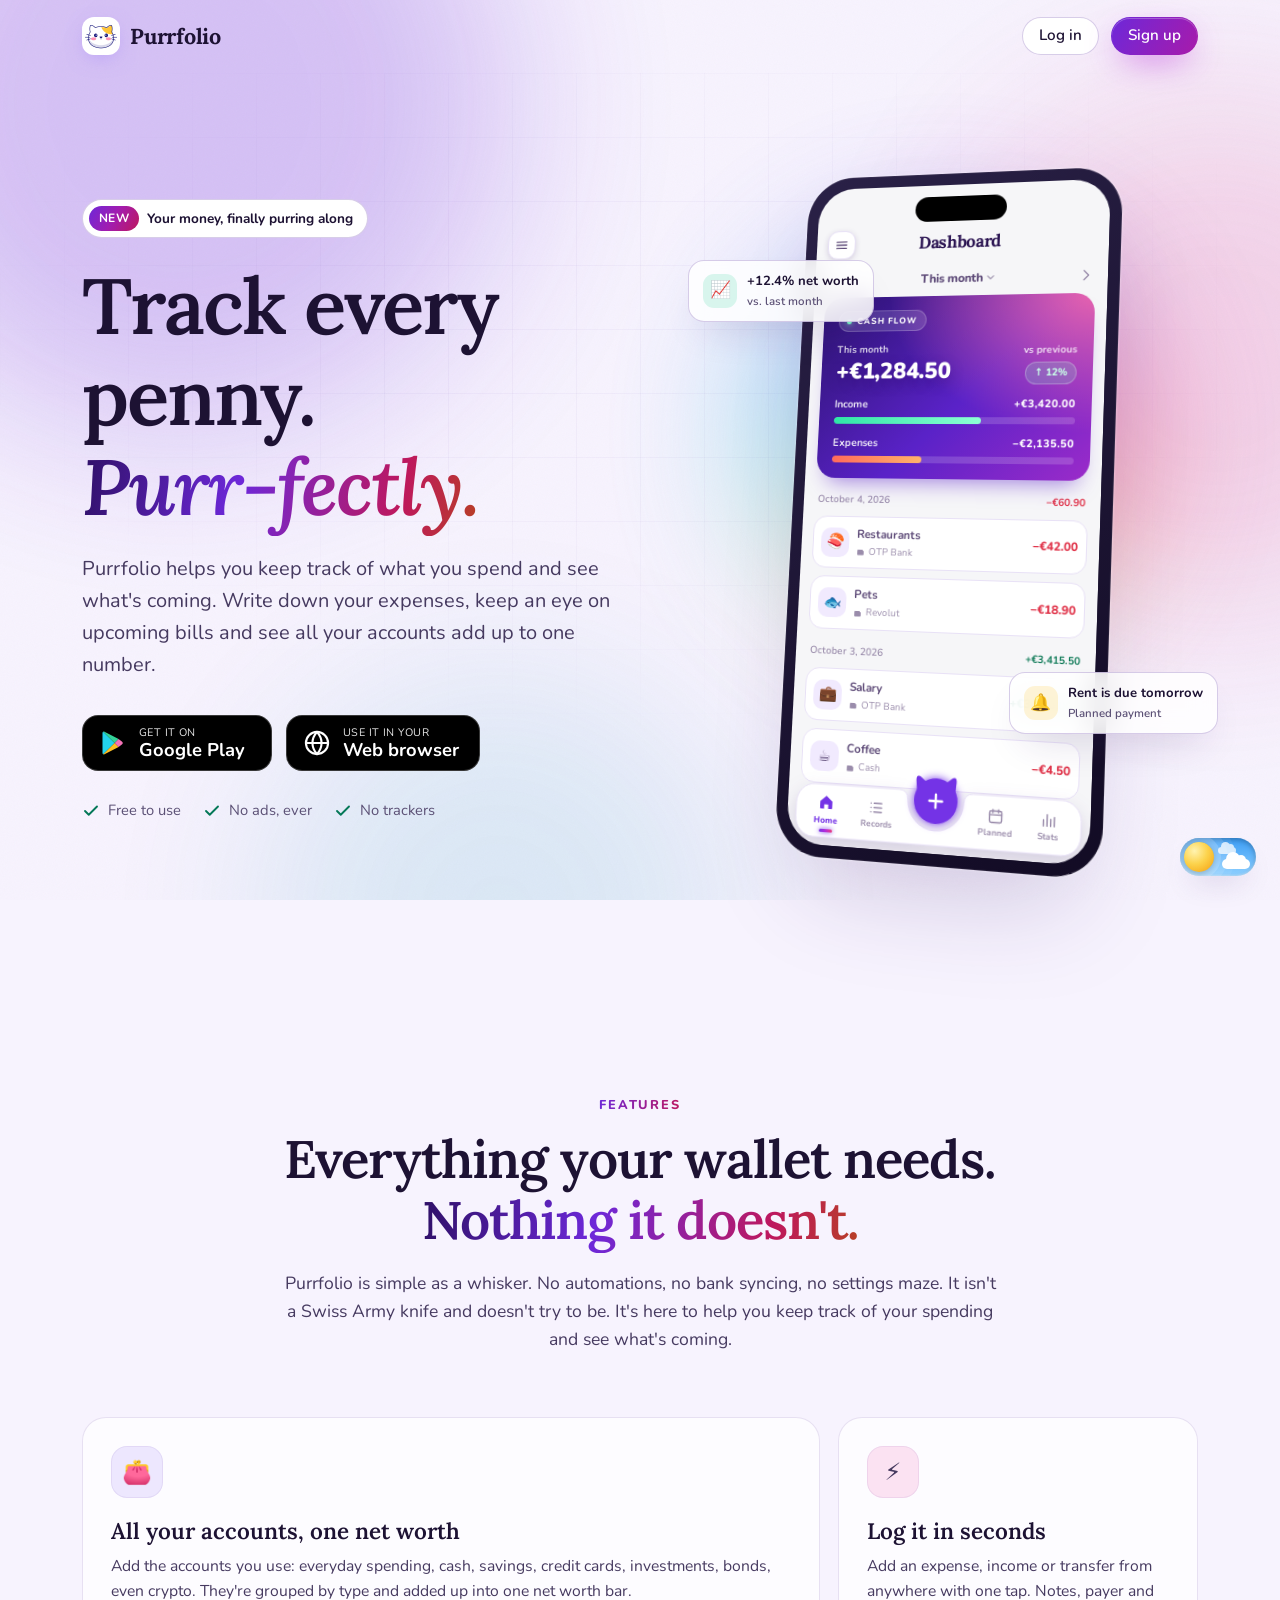
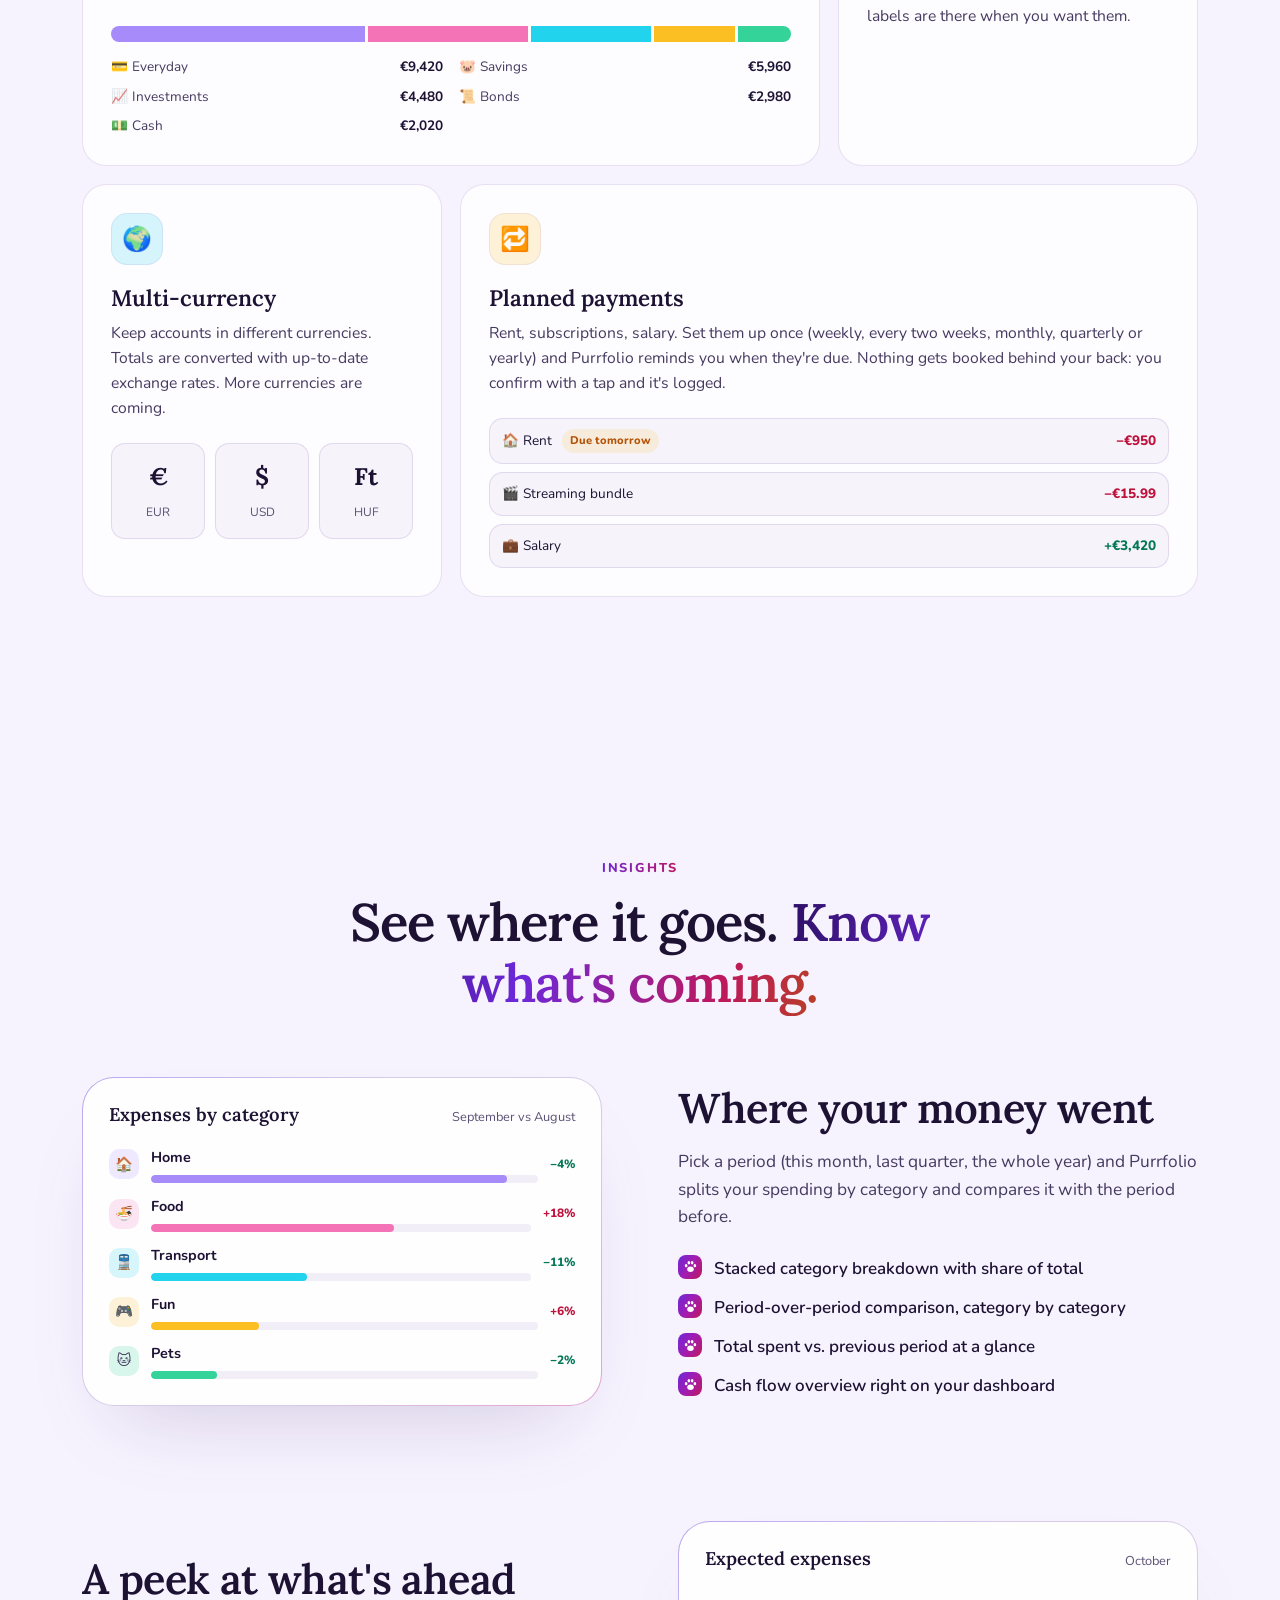
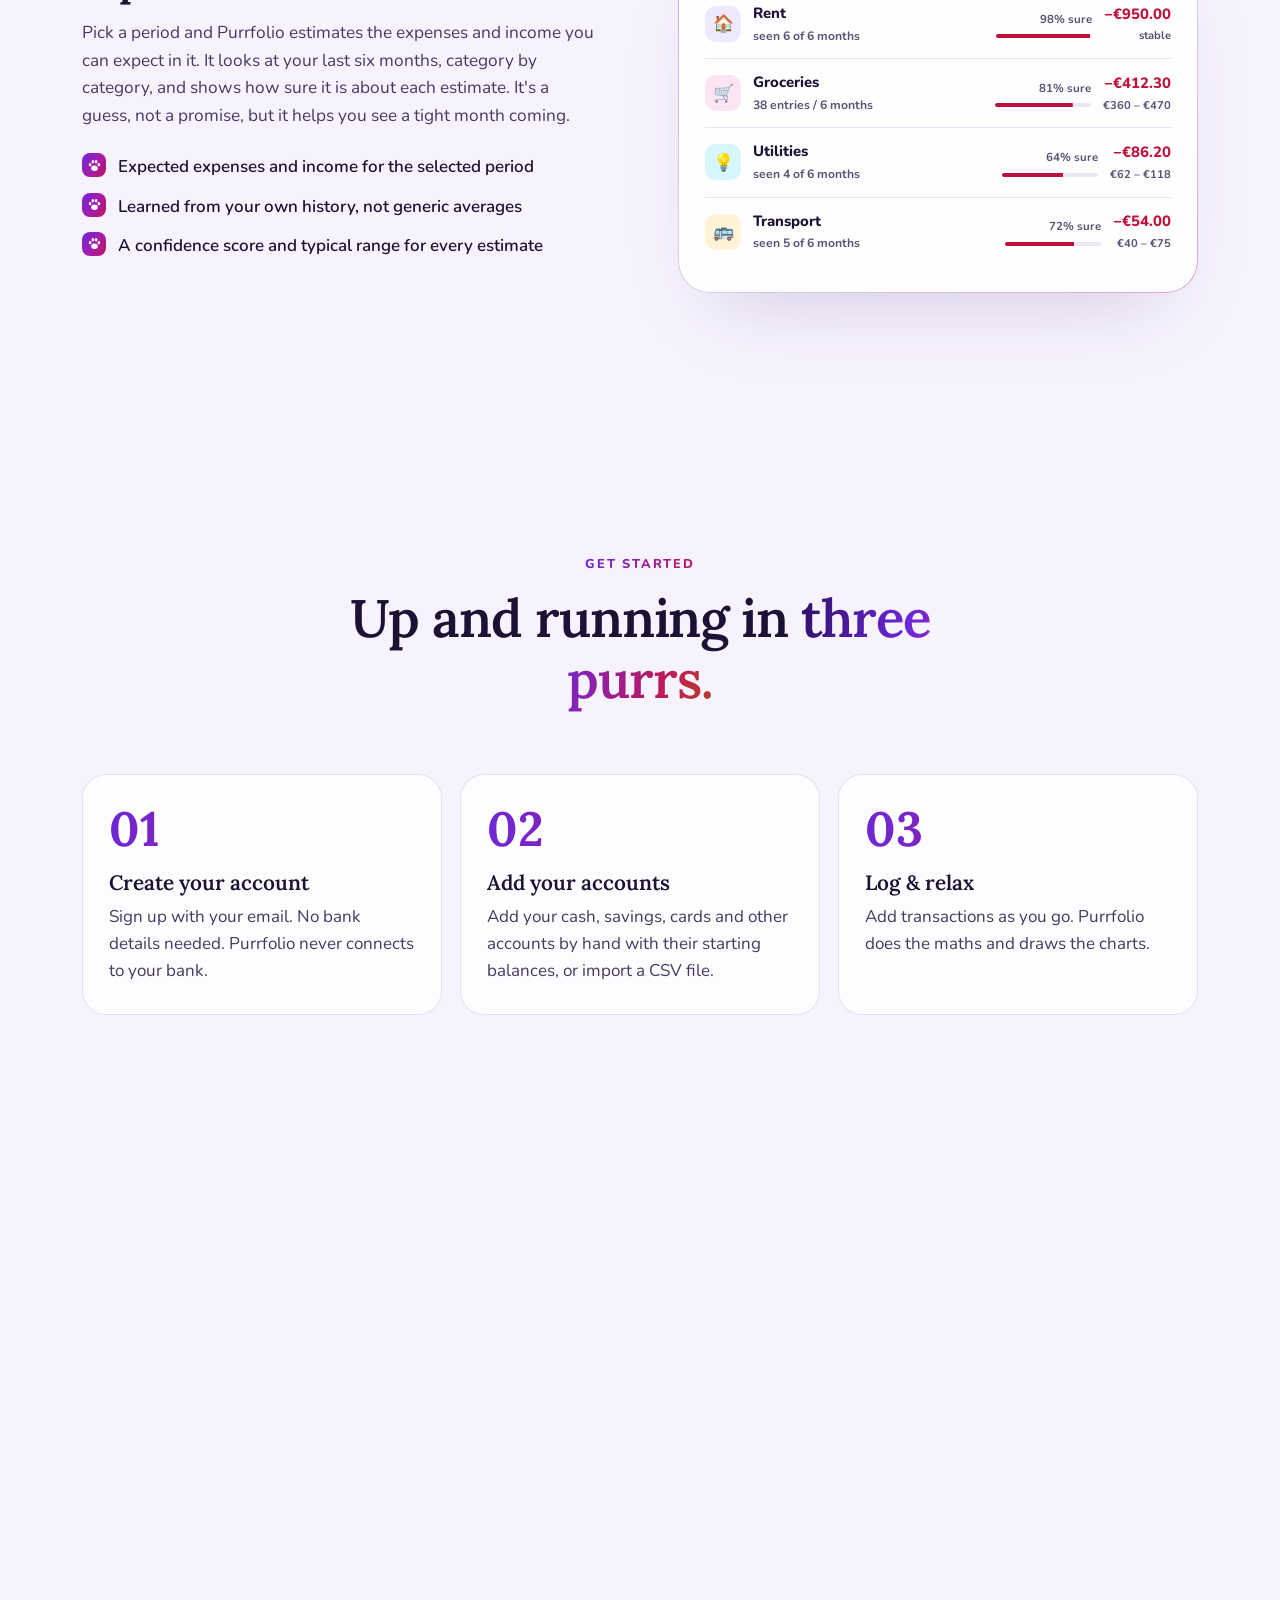
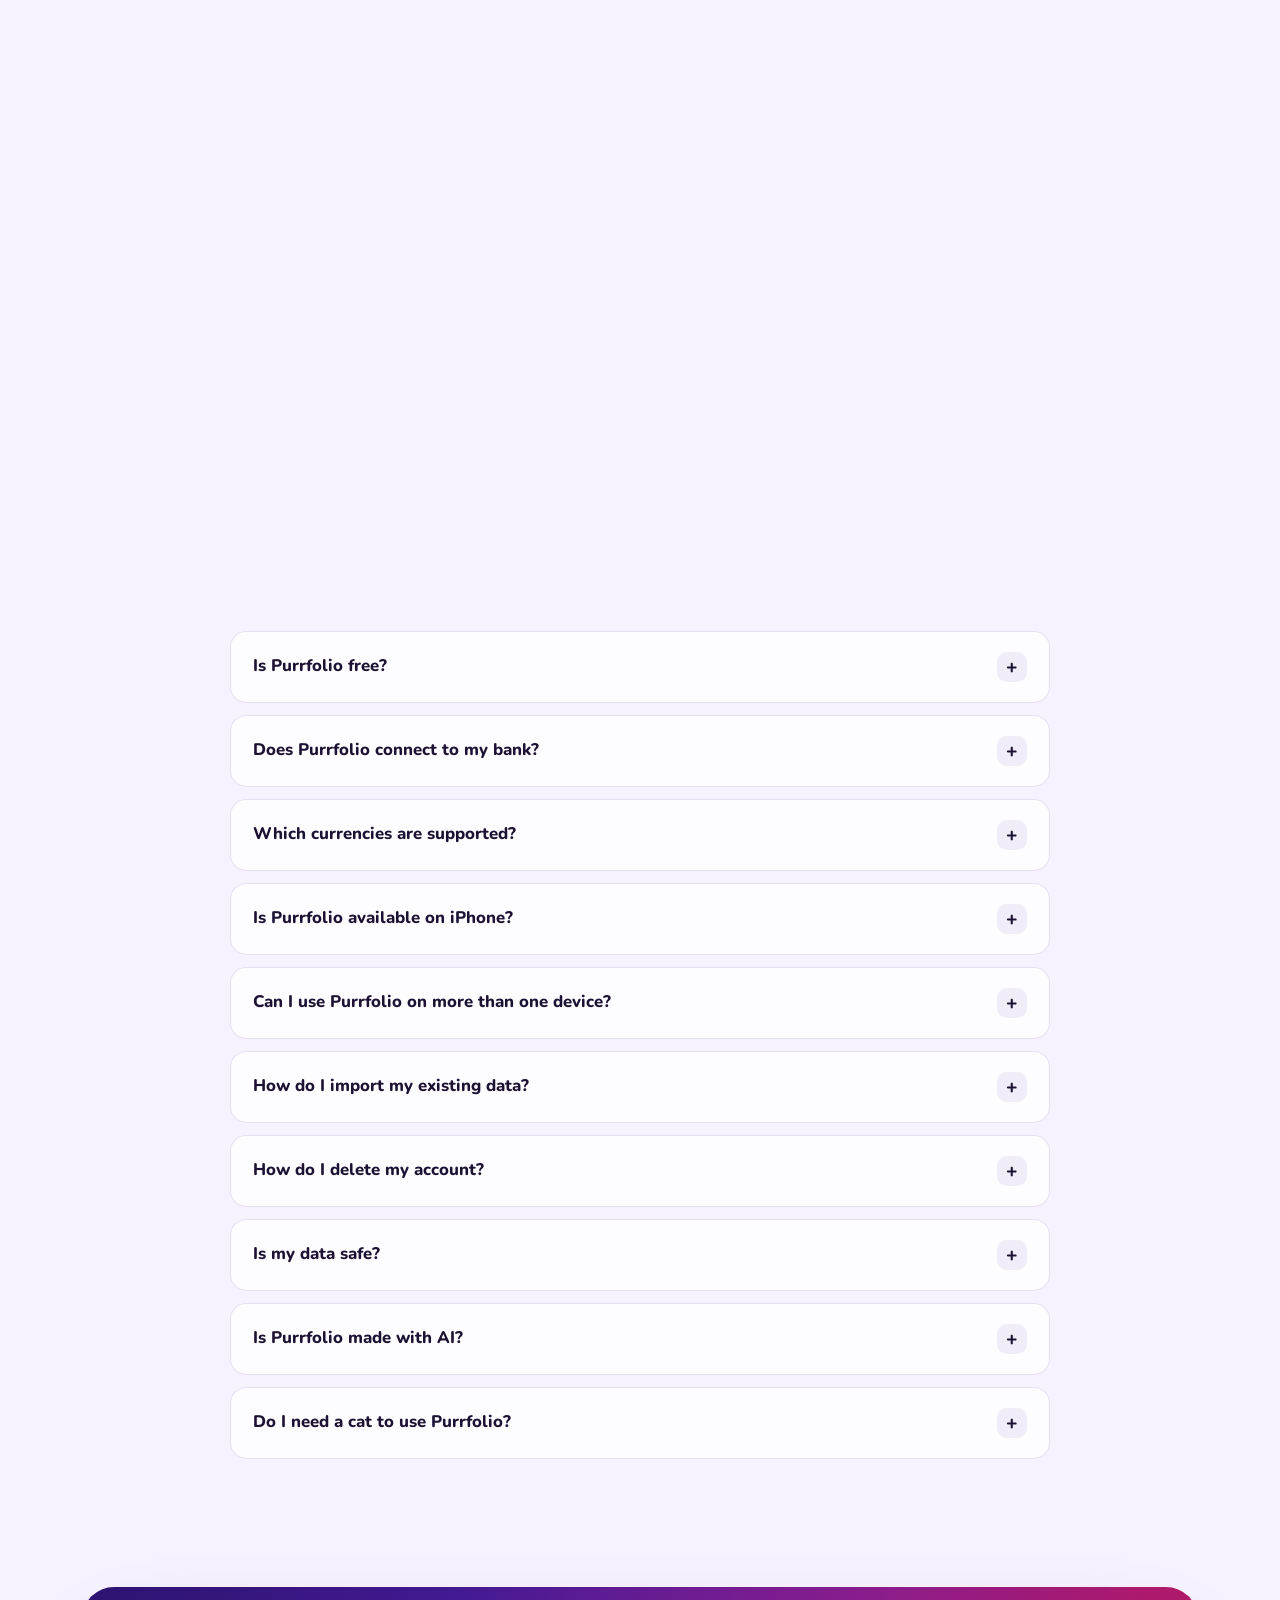
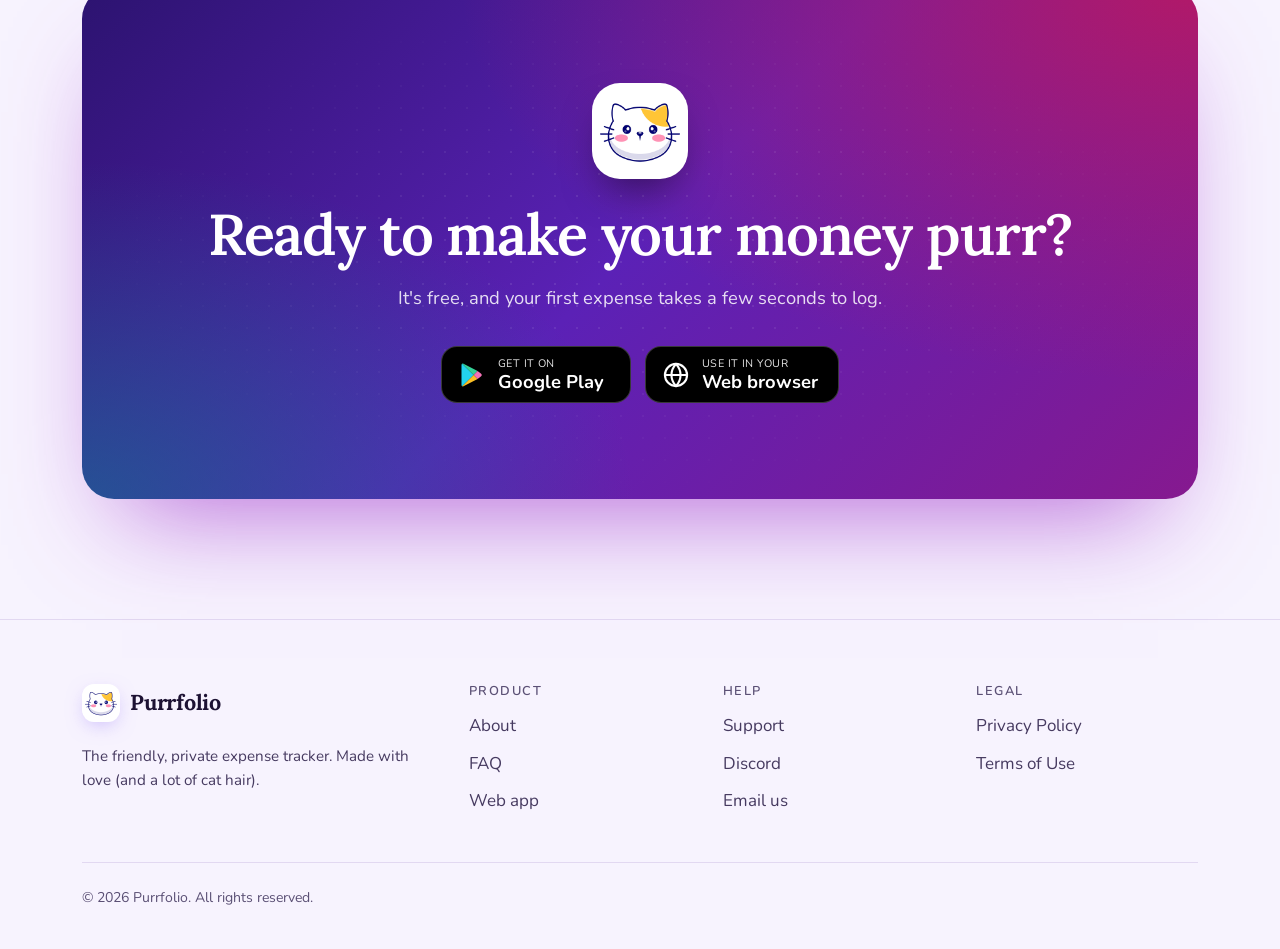
<file: index.html>
<!doctype html>
<html lang="en" class="no-js">
<head>
  <meta charset="utf-8">
  <meta name="viewport" content="width=device-width, initial-scale=1, viewport-fit=cover">
  <title>Purrfolio: the purr-fectly simple expense tracker</title>
  <meta name="description" content="Purrfolio is a simple, private expense tracker. Write down what you spend, keep an eye on upcoming bills and see your net worth across all your accounts.">
  <meta name="theme-color" content="#0a0614">
  <script>(function(){var t;try{t=localStorage.getItem('theme')}catch(e){}if(t!=='light'&&t!=='dark')t=window.matchMedia&&matchMedia('(prefers-color-scheme: light)').matches?'light':'dark';document.documentElement.setAttribute('data-theme',t)})();</script>
  <link rel="icon" type="image/png" href="assets/logo.png">
  <link rel="apple-touch-icon" href="assets/apple-touch-icon.png">

  <meta property="og:type" content="website">
  <meta property="og:title" content="Purrfolio: the purr-fectly simple expense tracker">
  <meta property="og:description" content="Keep track of your spending and see what's coming. Simple as a whisker.">
  <meta property="og:url" content="https://purrfolio.app/">
  <meta property="og:image" content="https://purrfolio.app/assets/og-image.png">
  <meta property="og:image:width" content="1200">
  <meta property="og:image:height" content="630">
  <meta property="og:image:alt" content="Purrfolio: Track every penny. Purr-fectly. Dashboard preview on a phone.">
  <meta name="twitter:card" content="summary_large_image">
  <meta name="twitter:title" content="Purrfolio: the purr-fectly simple expense tracker">
  <meta name="twitter:description" content="Keep track of your spending and see what's coming. Simple as a whisker.">
  <meta name="twitter:image" content="https://purrfolio.app/assets/og-image.png">

  <link rel="preconnect" href="https://fonts.googleapis.com">
  <link rel="preconnect" href="https://fonts.gstatic.com" crossorigin>
  <link href="https://fonts.googleapis.com/css2?family=Lora:ital,wght@0,500;0,600;0,700;1,600&family=Nunito:wght@400;600;700;800;900&display=swap" rel="stylesheet">
  <link rel="stylesheet" href="assets/styles.css">
  <script defer src="assets/main.js"></script>
</head>
<body>
  <a class="skip-link" href="#main">Skip to content</a>
  <div class="aurora" aria-hidden="true"><span></span><span></span><span></span></div>
  <div class="grain" aria-hidden="true"></div>

  <header class="nav">
    <nav class="container nav-inner" aria-label="Main">
      <a class="brand" href="./">
        <img src="assets/logo.png" alt="" width="38" height="38">
        <span>Purrfolio</span>
      </a>
      <ul class="nav-links" id="nav-links">
        <li><a class="btn btn-ghost btn-sm" href="https://my.purrfolio.app/login">Log in</a></li>
        <li><a class="btn btn-primary btn-sm" href="https://my.purrfolio.app/signup">Sign up</a></li>
      </ul>
    </nav>
  </header>

  <main id="main">
    <!-- ============ HERO ============ -->
    <section class="hero">
      <div class="grid-lines" aria-hidden="true"></div>
      <div class="container hero-grid">
        <div class="reveal">
          <span class="eyebrow"><span class="pill">New</span> Your money, finally purring along</span>
          <h1>Track every penny.<br><em class="gradient-text">Purr-fectly.</em></h1>
          <p class="hero-lead">Purrfolio helps you keep track of what you spend and see what's coming. Write down your expenses, keep an eye on upcoming bills and see all your accounts add up to one number.</p>
          <div class="hero-ctas" id="download">
            <a class="store-btn" href="https://play.google.com/store/apps/details?id=com.getpurrfolio.app" aria-label="Get it on Google Play">
              <svg viewBox="0 0 24 24" aria-hidden="true"><path fill="#22d3ee" d="M3.6 2.3 13.4 12l-9.8 9.7c-.4-.2-.6-.6-.6-1.1V3.4c0-.5.2-.9.6-1.1z"/><path fill="#34d399" d="M16.8 8.6 13.4 12 3.6 2.3c.1 0 .2-.1.3-.1.3 0 .5.1.8.2l12.1 6.2z"/><path fill="#fbbf24" d="m16.8 15.4-12.1 6.2c-.3.1-.5.2-.8.2-.1 0-.2 0-.3-.1L13.4 12l3.4 3.4z"/><path fill="#f472b6" d="M20.4 12c0 .5-.3 1-.8 1.3l-2.8 2.1L13.4 12l3.4-3.4 2.8 2.1c.5.3.8.8.8 1.3z"/></svg>
              <span><small>GET IT ON</small><strong>Google Play</strong></span>
            </a>
            <a class="store-btn" href="https://my.purrfolio.app" aria-label="Open the Purrfolio web app">
              <svg viewBox="0 0 24 24" fill="none" stroke="currentColor" stroke-width="1.8" stroke-linecap="round" stroke-linejoin="round" aria-hidden="true"><circle cx="12" cy="12" r="9.5"/><path d="M2.5 12h19M12 2.5c2.6 2.8 3.9 6 3.9 9.5s-1.3 6.7-3.9 9.5c-2.6-2.8-3.9-6-3.9-9.5s1.3-6.7 3.9-9.5z"/></svg>
              <span><small>USE IT IN YOUR</small><strong>Web browser</strong></span>
            </a>
          </div>
          <div class="hero-meta">
            <span><svg viewBox="0 0 24 24" fill="none" stroke="currentColor" stroke-width="2.5" stroke-linecap="round" stroke-linejoin="round"><path d="M20 6 9 17l-5-5"/></svg>Free to use</span>
            <span><svg viewBox="0 0 24 24" fill="none" stroke="currentColor" stroke-width="2.5" stroke-linecap="round" stroke-linejoin="round"><path d="M20 6 9 17l-5-5"/></svg>No ads, ever</span>
            <span><svg viewBox="0 0 24 24" fill="none" stroke="currentColor" stroke-width="2.5" stroke-linecap="round" stroke-linejoin="round"><path d="M20 6 9 17l-5-5"/></svg>No trackers</span>
          </div>
        </div>

        <div class="phone-stage reveal" style="--d:.15s" aria-hidden="true">
          <div class="phone-glow"></div>

          <div class="float-badge one" style="--bg-c: rgba(52, 211, 153, 0.18)">
            <span class="ico" style="--bg-c: rgba(52, 211, 153, 0.18)">📈</span>
            <span>+12.4% net worth<small>vs. last month</small></span>
          </div>
          <div class="float-badge two">
            <span class="ico" style="--bg-c: rgba(251, 191, 36, 0.18)">🔔</span>
            <span>Rent is due tomorrow<small>Planned payment</small></span>
          </div>

          <div class="phone">
            <div class="phone-screen app">
              <div class="phone-notch"></div>

              <div class="app-bar">
                <span class="app-icon-btn"><svg viewBox="0 0 24 24"><path d="M4 7h16M4 12h16M4 17h16"/></svg></span>
                <h4>Dashboard</h4>
                <span class="app-bar-side"></span>
              </div>

              <div class="app-scroll">
                <div class="app-period">
                  <svg viewBox="0 0 24 24"><path d="M15 5l-7 7 7 7"/></svg>
                  <b>This month <svg viewBox="0 0 24 24"><path d="M6 9l6 6 6-6"/></svg></b>
                  <svg viewBox="0 0 24 24"><path d="M9 5l7 7-7 7"/></svg>
                </div>

                <div class="app-cashflow">
                  <span class="cf-pill"><i></i>Cash Flow</span>
                  <div class="cf-top">
                    <div>
                      <small>This month</small>
                      <strong>+€1,284.50</strong>
                    </div>
                    <div class="cf-vs">
                      <small>vs previous</small>
                      <span>↑ 12%</span>
                    </div>
                  </div>
                  <div class="cf-bar">
                    <div class="cf-row"><span>Income</span><b>+€3,420.00</b></div>
                    <div class="cf-track"><i class="inc" style="--w:62%"></i></div>
                  </div>
                  <div class="cf-bar">
                    <div class="cf-row"><span>Expenses</span><b>−€2,135.50</b></div>
                    <div class="cf-track"><i class="exp" style="--w:38%"></i></div>
                  </div>
                </div>

                <div class="app-day"><span>October 4, 2026</span><b class="neg">−€60.90</b></div>
                <div class="app-tx">
                  <span class="emoji">🍣</span>
                  <span class="meta"><b>Restaurants</b><span><svg viewBox="0 0 24 24"><path d="M3 7a2 2 0 0 1 2-2h13v3h1a2 2 0 0 1 2 2v8a2 2 0 0 1-2 2H5a2 2 0 0 1-2-2z"/></svg>OTP Bank</span></span>
                  <span class="val neg">−€42.00</span>
                </div>
                <div class="app-tx">
                  <span class="emoji">🐟</span>
                  <span class="meta"><b>Pets</b><span><svg viewBox="0 0 24 24"><path d="M3 7a2 2 0 0 1 2-2h13v3h1a2 2 0 0 1 2 2v8a2 2 0 0 1-2 2H5a2 2 0 0 1-2-2z"/></svg>Revolut</span></span>
                  <span class="val neg">−€18.90</span>
                </div>
                <div class="app-day"><span>October 3, 2026</span><b class="pos">+€3,415.50</b></div>
                <div class="app-tx">
                  <span class="emoji">💼</span>
                  <span class="meta"><b>Salary</b><span><svg viewBox="0 0 24 24"><path d="M3 7a2 2 0 0 1 2-2h13v3h1a2 2 0 0 1 2 2v8a2 2 0 0 1-2 2H5a2 2 0 0 1-2-2z"/></svg>OTP Bank</span></span>
                  <span class="val pos">+€3,420.00</span>
                </div>
                <div class="app-tx">
                  <span class="emoji">☕</span>
                  <span class="meta"><b>Coffee</b><span><svg viewBox="0 0 24 24"><path d="M3 7a2 2 0 0 1 2-2h13v3h1a2 2 0 0 1 2 2v8a2 2 0 0 1-2 2H5a2 2 0 0 1-2-2z"/></svg>Cash</span></span>
                  <span class="val neg">−€4.50</span>
                </div>
              </div>

              <div class="app-tabbar">
                <svg class="app-pill"><path/></svg>
                <div class="app-tabs">
                  <span class="tab is-active"><svg viewBox="0 0 24 24" class="fill"><path d="M3 11l9-8 9 8v9a1 1 0 0 1-1 1h-5v-6H9v6H4a1 1 0 0 1-1-1z"/></svg>Home</span>
                  <span class="tab"><svg viewBox="0 0 24 24"><path d="M9 6h11M9 12h11M9 18h11M4.5 6h.01M4.5 12h.01M4.5 18h.01"/></svg>Records</span>
                  <span class="tab-gap"></span>
                  <span class="tab"><svg viewBox="0 0 24 24"><rect x="3.5" y="5" width="17" height="15.5" rx="2.5"/><path d="M3.5 10h17M8 3v4M16 3v4"/></svg>Planned</span>
                  <span class="tab"><svg viewBox="0 0 24 24"><path d="M5 20V12M10 20V5M15 20v-9M20 20V8"/></svg>Stats</span>
                </div>
                <div class="app-fab-wrap">
                  <svg class="app-ears" viewBox="0 0 56 26"><path d="M 2 26 L 9 9 Q 13 1 17 9 L 24 26 Z" transform="rotate(-28, 13, 26)"/><path d="M 32 26 L 39 9 Q 43 1 47 9 L 54 26 Z" transform="rotate(28, 43, 26)"/></svg>
                  <span class="app-fab"><svg viewBox="0 0 24 24"><path d="M12 5v14M5 12h14"/></svg></span>
                </div>
              </div>
            </div>
          </div>
        </div>
      </div>
    </section>

    <!-- ============ FEATURES ============ -->
    <section class="section" id="features">
      <div class="container">
        <div class="section-head reveal">
          <span class="kicker">Features</span>
          <h2>Everything your wallet needs. <span class="gradient-text">Nothing it doesn't.</span></h2>
          <p>Purrfolio is simple as a whisker. No automations, no bank syncing, no settings maze. It isn't a Swiss Army knife and doesn't try to be. It's here to help you keep track of your spending and see what's coming.</p>
        </div>

        <div class="bento">
          <article class="tile wide reveal">
            <div class="tile-icon" style="--bg-c: rgba(167,139,250,.18)">👛</div>
            <h3>All your accounts, one net worth</h3>
            <p>Add the accounts you use: everyday spending, cash, savings, credit cards, investments, bonds, even crypto. They're grouped by type and added up into one net worth bar.</p>
            <div class="tile-visual">
              <div class="net-bar">
                <i style="flex:38;background:#a78bfa"></i>
                <i style="flex:24;background:#f472b6"></i>
                <i style="flex:18;background:#22d3ee"></i>
                <i style="flex:12;background:#fbbf24"></i>
                <i style="flex:8;background:#34d399"></i>
              </div>
              <div class="accounts-legend">
                <span>💳 Everyday <b>€9,420</b></span>
                <span>🐷 Savings <b>€5,960</b></span>
                <span>📈 Investments <b>€4,480</b></span>
                <span>📜 Bonds <b>€2,980</b></span>
                <span>💵 Cash <b>€2,020</b></span>
              </div>
            </div>
          </article>

          <article class="tile sm-half reveal" style="--d:.08s">
            <div class="tile-icon" style="--bg-c: rgba(244,114,182,.18)">⚡</div>
            <h3>Log it in seconds</h3>
            <p>Add an expense, income or transfer from anywhere with one tap. Notes, payer and labels are there when you want them.</p>
          </article>

          <article class="tile sm-half reveal">
            <div class="tile-icon" style="--bg-c: rgba(34,211,238,.18)">🌍</div>
            <h3>Multi-currency</h3>
            <p>Keep accounts in different currencies. Totals are converted with up-to-date exchange rates. More currencies are coming.</p>
            <div class="tile-visual fx">
              <div><b>€</b><span>EUR</span></div>
              <div><b>$</b><span>USD</span></div>
              <div><b>Ft</b><span>HUF</span></div>
            </div>
          </article>

          <article class="tile wide reveal" style="--d:.08s">
            <div class="tile-icon" style="--bg-c: rgba(251,191,36,.18)">🔁</div>
            <h3>Planned payments</h3>
            <p>Rent, subscriptions, salary. Set them up once (weekly, every two weeks, monthly, quarterly or yearly) and Purrfolio reminds you when they're due. Nothing gets booked behind your back: you confirm with a tap and it's logged.</p>
            <div class="tile-visual recurring-list">
              <div>🏠 Rent <span class="due">Due tomorrow</span><b class="val neg">−€950</b></div>
              <div>🎬 Streaming bundle <b class="val neg">−€15.99</b></div>
              <div>💼 Salary <b class="val pos">+€3,420</b></div>
            </div>
          </article>

        </div>
      </div>
    </section>

    <!-- ============ INSIGHTS ============ -->
    <section class="section" id="insights">
      <div class="container">
        <div class="section-head reveal">
          <span class="kicker">Insights</span>
          <h2>See where it goes. <span class="gradient-text">Know what's coming.</span></h2>
        </div>

        <div class="split">
          <div class="split-media reveal">
            <div class="panel">
              <div class="panel-title"><h4>Expenses by category</h4><span>September vs August</span></div>
              <div class="cat-rows">
                <div class="cat-row">
                  <span class="emoji" style="--bg-c: rgba(167,139,250,.18)">🏠</span>
                  <div><b>Home</b><div class="track"><i style="--c:#a78bfa;--w:92%"></i></div></div>
                  <span class="delta val pos">−4%</span>
                </div>
                <div class="cat-row">
                  <span class="emoji" style="--bg-c: rgba(244,114,182,.18)">🍜</span>
                  <div><b>Food</b><div class="track"><i style="--c:#f472b6;--w:64%"></i></div></div>
                  <span class="delta val neg">+18%</span>
                </div>
                <div class="cat-row">
                  <span class="emoji" style="--bg-c: rgba(34,211,238,.18)">🚆</span>
                  <div><b>Transport</b><div class="track"><i style="--c:#22d3ee;--w:41%"></i></div></div>
                  <span class="delta val pos">−11%</span>
                </div>
                <div class="cat-row">
                  <span class="emoji" style="--bg-c: rgba(251,191,36,.18)">🎮</span>
                  <div><b>Fun</b><div class="track"><i style="--c:#fbbf24;--w:28%"></i></div></div>
                  <span class="delta val neg">+6%</span>
                </div>
                <div class="cat-row">
                  <span class="emoji" style="--bg-c: rgba(52,211,153,.18)">🐱</span>
                  <div><b>Pets</b><div class="track"><i style="--c:#34d399;--w:17%"></i></div></div>
                  <span class="delta val pos">−2%</span>
                </div>
              </div>
            </div>
          </div>
          <div class="reveal" style="--d:.1s">
            <h3>Where your money went</h3>
            <p>Pick a period (this month, last quarter, the whole year) and Purrfolio splits your spending by category and compares it with the period before.</p>
            <ul class="checks">
              <li>Stacked category breakdown with share of total</li>
              <li>Period-over-period comparison, category by category</li>
              <li>Total spent vs. previous period at a glance</li>
              <li>Cash flow overview right on your dashboard</li>
            </ul>
          </div>
        </div>

        <div class="split reverse">
          <div class="split-media reveal">
            <div class="predict-stack">
              <div class="panel predict-panel">
                <div class="panel-title"><h4>Expected expenses</h4><span>October</span></div>
                <div class="predict-row">
                  <span class="emoji" style="--bg-c: rgba(167,139,250,.18)">🏠</span>
                  <div class="main"><b>Rent</b><span>seen 6 of 6 months</span></div>
                  <div class="conf"><span>98% sure</span><i style="--w:98%"></i></div>
                  <div class="amt"><b class="val neg">−€950.00</b><span>stable</span></div>
                </div>
                <div class="predict-row">
                  <span class="emoji" style="--bg-c: rgba(244,114,182,.18)">🛒</span>
                  <div class="main"><b>Groceries</b><span>38 entries / 6 months</span></div>
                  <div class="conf"><span>81% sure</span><i style="--w:81%"></i></div>
                  <div class="amt"><b class="val neg">−€412.30</b><span>€360 – €470</span></div>
                </div>
                <div class="predict-row">
                  <span class="emoji" style="--bg-c: rgba(34,211,238,.18)">💡</span>
                  <div class="main"><b>Utilities</b><span>seen 4 of 6 months</span></div>
                  <div class="conf"><span>64% sure</span><i style="--w:64%"></i></div>
                  <div class="amt"><b class="val neg">−€86.20</b><span>€62 – €118</span></div>
                </div>
                <div class="predict-row">
                  <span class="emoji" style="--bg-c: rgba(251,191,36,.18)">🚌</span>
                  <div class="main"><b>Transport</b><span>seen 5 of 6 months</span></div>
                  <div class="conf"><span>72% sure</span><i style="--w:72%"></i></div>
                  <div class="amt"><b class="val neg">−€54.00</b><span>€40 – €75</span></div>
                </div>
              </div>
            </div>
          </div>
          <div class="reveal" style="--d:.1s">
            <h3>A peek at what's ahead</h3>
            <p>Pick a period and Purrfolio estimates the expenses and income you can expect in it. It looks at your last six months, category by category, and shows how sure it is about each estimate. It's a guess, not a promise, but it helps you see a tight month coming.</p>
            <ul class="checks">
              <li>Expected expenses and income for the selected period</li>
              <li>Learned from your own history, not generic averages</li>
              <li>A confidence score and typical range for every estimate</li>
            </ul>
          </div>
        </div>
      </div>
    </section>

    <!-- ============ HOW IT WORKS ============ -->
    <section class="section">
      <div class="container">
        <div class="section-head reveal">
          <span class="kicker">Get started</span>
          <h2>Up and running in <span class="gradient-text">three purrs.</span></h2>
        </div>
        <div class="steps">
          <div class="step reveal"><h3>Create your account</h3><p>Sign up with your email. No bank details needed. Purrfolio never connects to your bank.</p></div>
          <div class="step reveal" style="--d:.08s"><h3>Add your accounts</h3><p>Add your cash, savings, cards and other accounts by hand with their starting balances, or import a CSV file.</p></div>
          <div class="step reveal" style="--d:.16s"><h3>Log &amp; relax</h3><p>Add transactions as you go. Purrfolio does the maths and draws the charts.</p></div>
        </div>
      </div>
    </section>

    <!-- ============ PRIVACY ============ -->
    <section class="section" id="privacy">
      <div class="container">
        <div class="privacy-band reveal">
          <div>
            <span class="kicker">Privacy first</span>
            <h2>Your finances are <span class="gradient-text">nobody else's business.</span></h2>
            <p>Purrfolio is funded by you, not by your data. We don't show ads, we don't sell data, and we don't connect to your bank. Read the details in our <a href="privacy.html" style="color:var(--violet)">Privacy Policy</a>.</p>
          </div>
          <div class="privacy-points">
            <div><span class="ico">🚫</span><b>No ads</b><span>Not now, not ever.</span></div>
            <div><span class="ico">🕵️</span><b>No trackers</b><span>No third-party analytics SDKs.</span></div>
            <div><span class="ico">🔒</span><b>Encrypted</b><span>HTTPS in transit, row-level security at rest.</span></div>
            <div><span class="ico">🗑️</span><b>Yours to delete</b><span>Delete your account and data anytime.</span></div>
          </div>
        </div>
      </div>
    </section>

    <!-- ============ FAQ ============ -->
    <section class="section" id="faq">
      <div class="container">
        <div class="section-head reveal">
          <span class="kicker">FAQ</span>
          <h2>Questions? <span class="gradient-text">We've got answers.</span></h2>
        </div>
        <div class="faq reveal">
          <details>
            <summary>Is Purrfolio free?</summary>
            <p>Yes. Purrfolio is free to use, with no subscriptions and no paid features. If you'd like to support it, you can leave a tip. A tip is just a thank-you: it doesn't unlock anything or add extra features.</p>
          </details>
          <details>
            <summary>Does Purrfolio connect to my bank?</summary>
            <p>No, and it never will. Connecting to banks brings real security risks, and Purrfolio is a hobby project built by one person, so bank connections are deliberately left out. You add transactions yourself or import a CSV file you've exported, so you decide what goes in. <a href="about.html" style="color:var(--violet)">More about Purrfolio</a>.</p>
          </details>
          <details>
            <summary>Which currencies are supported?</summary>
            <p>Accounts can currently be held in Euro (EUR), US Dollar (USD) and Hungarian Forint (HUF). Totals are converted using up-to-date reference exchange rates. More currencies are on the way.</p>
          </details>
          <details>
            <summary>Is Purrfolio available on iPhone?</summary>
            <p>Not at the moment. Purrfolio is built by one person, and there isn't capacity to build and maintain an iOS app right now. On an iPhone or iPad you can still use the <a href="https://my.purrfolio.app" style="color:var(--violet)">web app</a> in your browser.</p>
          </details>
          <details>
            <summary>Can I use Purrfolio on more than one device?</summary>
            <p>Yes. Your data is securely synced to your account, so you can sign in on your phone or in any browser at <a href="https://my.purrfolio.app" style="color:var(--violet)">my.purrfolio.app</a> and see the same numbers everywhere.</p>
          </details>
          <details>
            <summary>How do I import my existing data?</summary>
            <p>Export your transactions from your bank or previous app as a CSV file, then open <strong>Settings → Import</strong>. Purrfolio detects the format, lets you map columns to accounts, categories and labels, and previews everything before importing.</p>
          </details>
          <details>
            <summary>How do I delete my account?</summary>
            <p>You can delete your account and all associated data at any time, right in the app: open your <strong>profile settings</strong>, tap <strong>Delete account</strong> and confirm. Can't access the app? See our <a href="delete-account.html" style="color:var(--violet)">account deletion page</a> for step-by-step instructions.</p>
          </details>
          <details>
            <summary>Is my data safe?</summary>
            <p>All traffic is encrypted with HTTPS, and our database enforces row-level security so each user can only ever access their own records. We never sell or share your data for advertising.</p>
          </details>
          <details>
            <summary>Is Purrfolio made with AI?</summary>
            <p>Purrfolio is built by one person, and I use AI tools to help me write the code. That's how one person can run a project like this. Every change goes through me before it ships. Your data is never exposed to AI: your records, accounts, email address and everything else you store in Purrfolio are not sent to any AI service, and they never will be. Read more <a href="about.html" style="color:var(--violet)">about how Purrfolio is made</a>.</p>
          </details>
          <details>
            <summary>Do I need a cat to use Purrfolio?</summary>
            <p>Not at all. Purrfolio works just as well for dog people, plant people and people people. Fair warning, though: if you do have a cat, it will probably sit on your keyboard while you log expenses.</p>
          </details>
        </div>
      </div>
    </section>

    <!-- ============ CTA ============ -->
    <section class="container">
      <div class="cta reveal">
        <img class="cat" src="assets/logo.png" alt="Purrfolio cat logo" width="96" height="96">
        <h2>Ready to make your money purr?</h2>
        <p>It's free, and your first expense takes a few seconds to log.</p>
        <div class="hero-ctas">
          <a class="store-btn" href="https://play.google.com/store/apps/details?id=com.getpurrfolio.app" aria-label="Get it on Google Play">
            <svg viewBox="0 0 24 24" aria-hidden="true"><path fill="#22d3ee" d="M3.6 2.3 13.4 12l-9.8 9.7c-.4-.2-.6-.6-.6-1.1V3.4c0-.5.2-.9.6-1.1z"/><path fill="#34d399" d="M16.8 8.6 13.4 12 3.6 2.3c.1 0 .2-.1.3-.1.3 0 .5.1.8.2l12.1 6.2z"/><path fill="#fbbf24" d="m16.8 15.4-12.1 6.2c-.3.1-.5.2-.8.2-.1 0-.2 0-.3-.1L13.4 12l3.4 3.4z"/><path fill="#f472b6" d="M20.4 12c0 .5-.3 1-.8 1.3l-2.8 2.1L13.4 12l3.4-3.4 2.8 2.1c.5.3.8.8.8 1.3z"/></svg>
            <span><small>GET IT ON</small><strong>Google Play</strong></span>
          </a>
            <a class="store-btn" href="https://my.purrfolio.app" aria-label="Open the Purrfolio web app">
              <svg viewBox="0 0 24 24" fill="none" stroke="currentColor" stroke-width="1.8" stroke-linecap="round" stroke-linejoin="round" aria-hidden="true"><circle cx="12" cy="12" r="9.5"/><path d="M2.5 12h19M12 2.5c2.6 2.8 3.9 6 3.9 9.5s-1.3 6.7-3.9 9.5c-2.6-2.8-3.9-6-3.9-9.5s1.3-6.7 3.9-9.5z"/></svg>
              <span><small>USE IT IN YOUR</small><strong>Web browser</strong></span>
            </a>
        </div>
      </div>
    </section>
  </main>

  <footer class="footer">
    <div class="container">
      <div class="footer-grid">
        <div>
          <a class="brand" href="./"><img src="assets/logo.png" alt="" width="38" height="38"><span>Purrfolio</span></a>
          <p class="footer-blurb">The friendly, private expense tracker. Made with love (and a lot of cat hair).</p>
        </div>
        <div>
          <h4>Product</h4>
          <ul>
            <li><a href="about.html">About</a></li>
            <li><a href="./#faq">FAQ</a></li>
            <li><a href="https://my.purrfolio.app">Web app</a></li>
          </ul>
        </div>
        <div>
          <h4>Help</h4>
          <ul>
            <li><a href="support.html">Support</a></li>
            <li><a href="https://discord.gg/PWwK8bvvQa">Discord</a></li>
            <li><a href="mailto:meow@purrfolio.app">Email us</a></li>
          </ul>
        </div>
        <div>
          <h4>Legal</h4>
          <ul>
            <li><a href="privacy.html">Privacy Policy</a></li>
            <li><a href="terms.html">Terms of Use</a></li>
          </ul>
        </div>
      </div>
      <div class="footer-bottom">
        <span>© <span id="year">2026</span> Purrfolio. All rights reserved.</span>
      </div>
    </div>
  </footer>
</body>
</html>
</file>
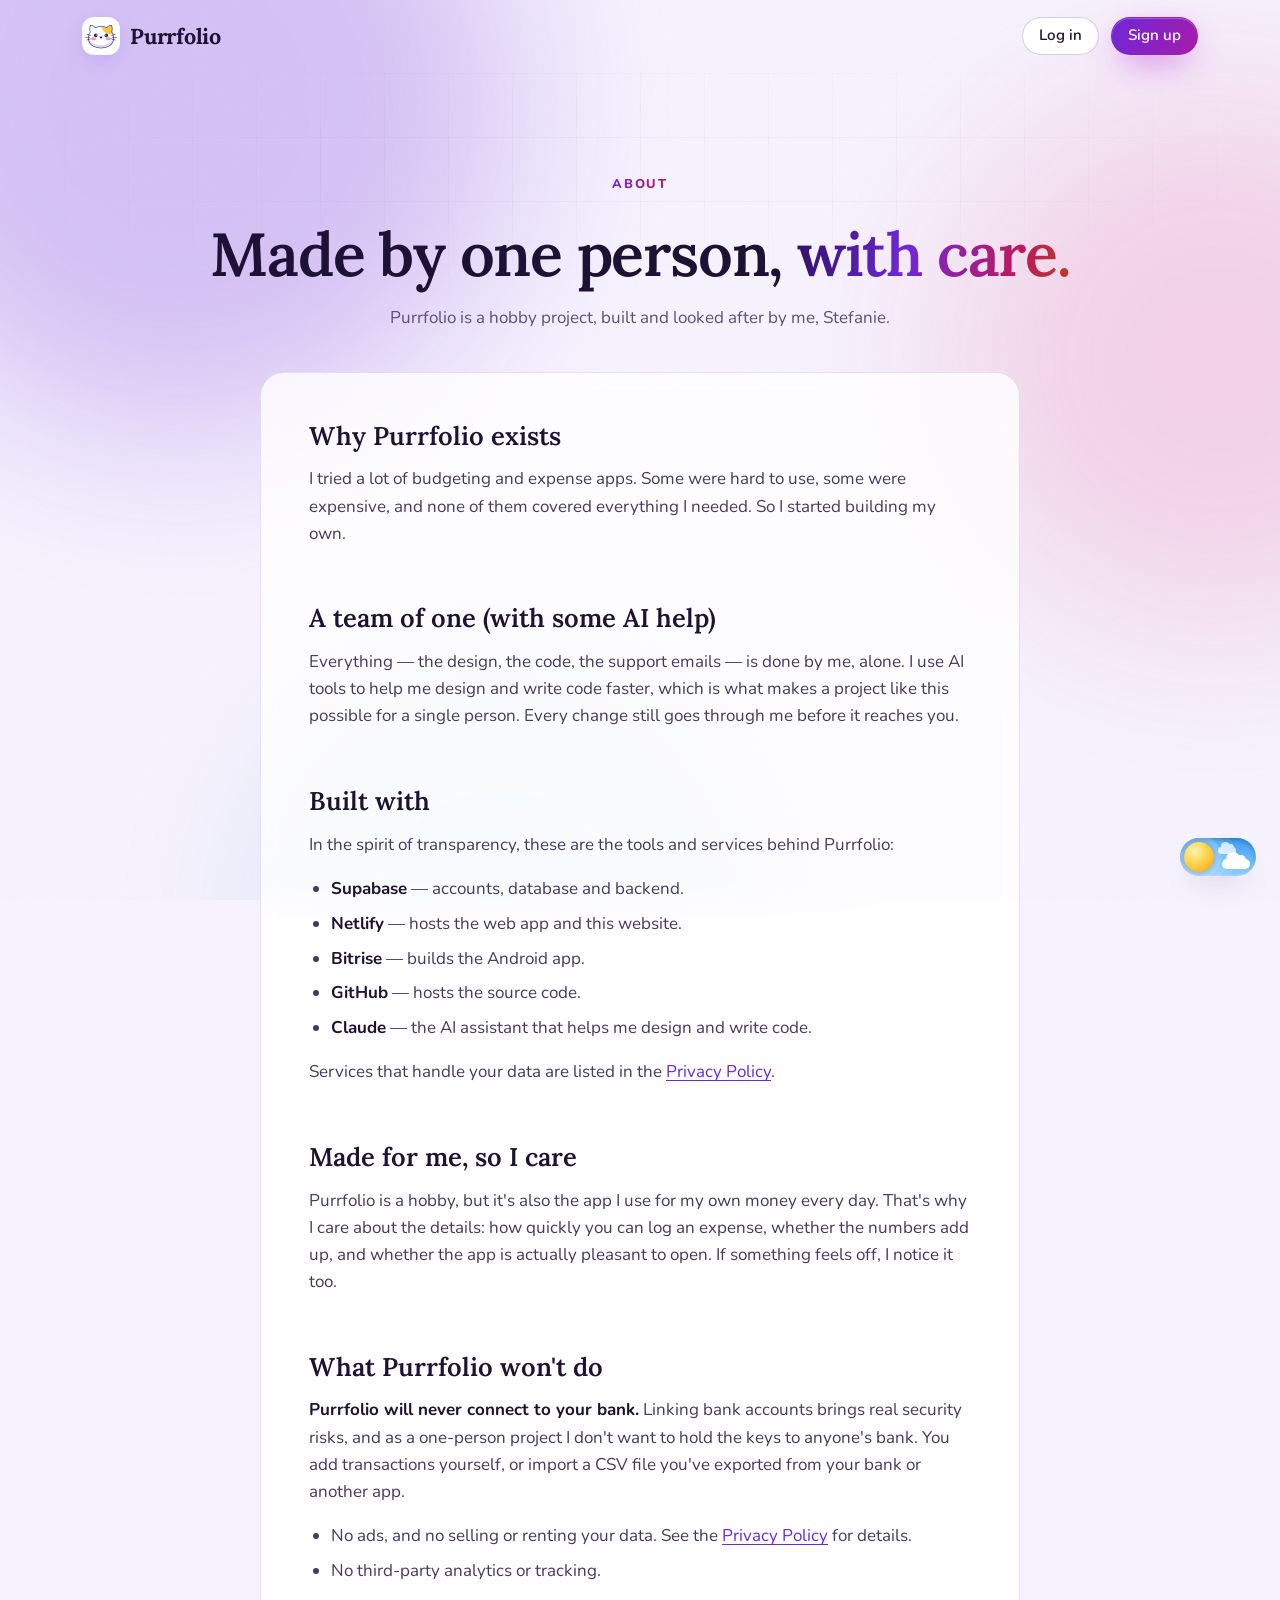
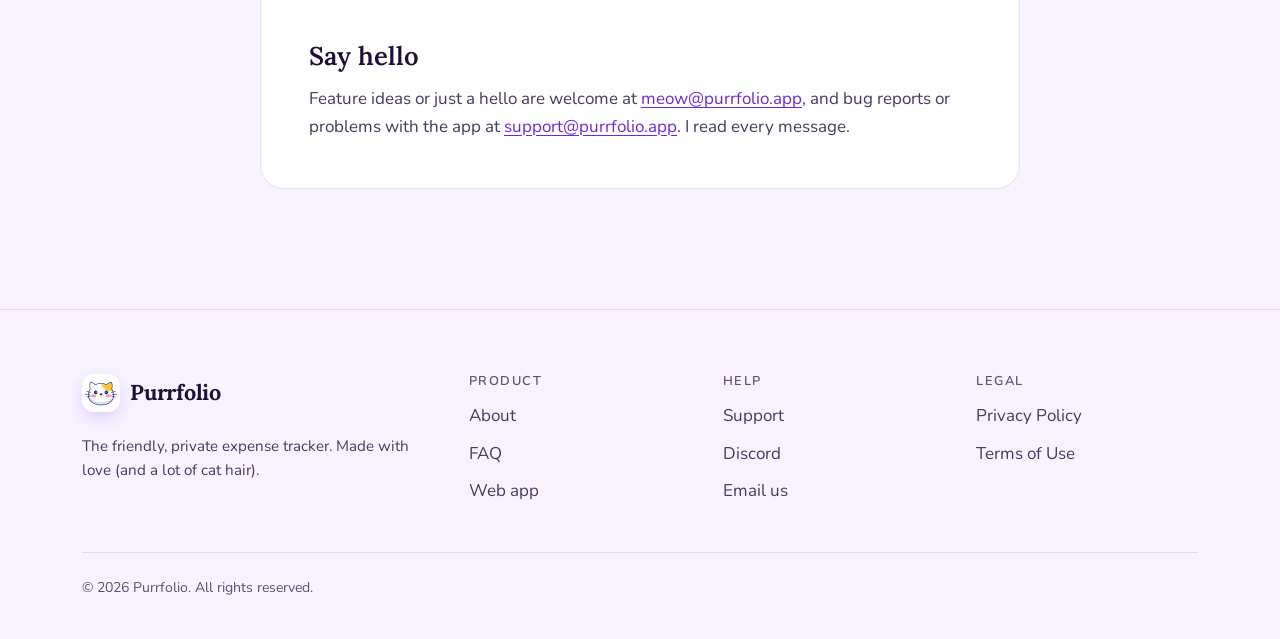
<file: about.html>
<!doctype html>
<html lang="en" class="no-js">
<head>
  <meta charset="utf-8">
  <meta name="viewport" content="width=device-width, initial-scale=1, viewport-fit=cover">
  <title>About — Purrfolio</title>
  <meta name="description" content="Purrfolio is a one-person hobby project: a friendly expense tracker built because the others were hard to use, expensive or incomplete.">
  <meta name="theme-color" content="#0a0614">
  <script>(function(){var t;try{t=localStorage.getItem('theme')}catch(e){}if(t!=='light'&&t!=='dark')t=window.matchMedia&&matchMedia('(prefers-color-scheme: light)').matches?'light':'dark';document.documentElement.setAttribute('data-theme',t)})();</script>
  <link rel="icon" type="image/png" href="assets/logo.png">
  <link rel="apple-touch-icon" href="assets/apple-touch-icon.png">
  <link rel="preconnect" href="https://fonts.googleapis.com">
  <link rel="preconnect" href="https://fonts.gstatic.com" crossorigin>
  <link href="https://fonts.googleapis.com/css2?family=Lora:ital,wght@0,500;0,600;0,700;1,600&family=Nunito:wght@400;600;700;800;900&display=swap" rel="stylesheet">
  <link rel="stylesheet" href="assets/styles.css">
  <script defer src="assets/main.js"></script>
</head>
<body>
  <a class="skip-link" href="#main">Skip to content</a>
  <div class="aurora" aria-hidden="true"><span></span><span></span><span></span></div>
  <div class="grain" aria-hidden="true"></div>

  <header class="nav">
    <nav class="container nav-inner" aria-label="Main">
      <a class="brand" href="./">
        <img src="assets/logo.png" alt="" width="38" height="38">
        <span>Purrfolio</span>
      </a>
      <ul class="nav-links" id="nav-links">
        <li><a class="btn btn-ghost btn-sm" href="https://my.purrfolio.app/login">Log in</a></li>
        <li><a class="btn btn-primary btn-sm" href="https://my.purrfolio.app/signup">Sign up</a></li>
      </ul>
    </nav>
  </header>


  <main id="main">
    <section class="doc-hero">
      <div class="grid-lines" aria-hidden="true"></div>
      <div class="container reveal">
        <span class="kicker">About</span>
        <h1>Made by one person, <span class="gradient-text">with care.</span></h1>
        <p>Purrfolio is a hobby project, built and looked after by me, Stefanie.</p>
      </div>
    </section>
    <div class="container">
<div class="prose center reveal">
  <h2 id="why">Why Purrfolio exists</h2>
  <p>I tried a lot of budgeting and expense apps. Some were hard to use, some were expensive, and none of them covered everything I needed. So I started building my own.</p>

  <h2 id="team">A team of one (with some AI help)</h2>
  <p>Everything — the design, the code, the support emails — is done by me, alone. I use AI tools to help me design and write code faster, which is what makes a project like this possible for a single person. Every change still goes through me before it reaches you.</p>

  <h2 id="built-with">Built with</h2>
  <p>In the spirit of transparency, these are the tools and services behind Purrfolio:</p>
  <ul>
    <li><strong>Supabase</strong> — accounts, database and backend.</li>
    <li><strong>Netlify</strong> — hosts the web app and this website.</li>
    <li><strong>Bitrise</strong> — builds the Android app.</li>
    <li><strong>GitHub</strong> — hosts the source code.</li>
    <li><strong>Claude</strong> — the AI assistant that helps me design and write code.</li>
  </ul>
  <p>Services that handle your data are listed in the <a href="privacy.html#share">Privacy Policy</a>.</p>

  <h2 id="care">Made for me, so I care</h2>
  <p>Purrfolio is a hobby, but it's also the app I use for my own money every day. That's why I care about the details: how quickly you can log an expense, whether the numbers add up, and whether the app is actually pleasant to open. If something feels off, I notice it too.</p>

  <h2 id="never">What Purrfolio won't do</h2>
  <p><strong>Purrfolio will never connect to your bank.</strong> Linking bank accounts brings real security risks, and as a one-person project I don't want to hold the keys to anyone's bank. You add transactions yourself, or import a CSV file you've exported from your bank or another app.</p>
  <ul>
    <li>No ads, and no selling or renting your data. See the <a href="privacy.html">Privacy Policy</a> for details.</li>
    <li>No third-party analytics or tracking.</li>
  </ul>

  <h2 id="hello">Say hello</h2>
  <p>Feature ideas or just a hello are welcome at <a href="mailto:meow@purrfolio.app">meow@purrfolio.app</a>, and bug reports or problems with the app at <a href="mailto:support@purrfolio.app">support@purrfolio.app</a>. I read every message.</p>
</div>
    </div>
  </main>

  <footer class="footer">
    <div class="container">
      <div class="footer-grid">
        <div>
          <a class="brand" href="./"><img src="assets/logo.png" alt="" width="38" height="38"><span>Purrfolio</span></a>
          <p class="footer-blurb">The friendly, private expense tracker. Made with love (and a lot of cat hair).</p>
        </div>
        <div>
          <h4>Product</h4>
          <ul>
            <li><a href="about.html">About</a></li>
            <li><a href="./#faq">FAQ</a></li>
            <li><a href="https://my.purrfolio.app">Web app</a></li>
          </ul>
        </div>
        <div>
          <h4>Help</h4>
          <ul>
            <li><a href="support.html">Support</a></li>
            <li><a href="https://discord.gg/PWwK8bvvQa">Discord</a></li>
            <li><a href="mailto:meow@purrfolio.app">Email us</a></li>
          </ul>
        </div>
        <div>
          <h4>Legal</h4>
          <ul>
            <li><a href="privacy.html">Privacy Policy</a></li>
            <li><a href="terms.html">Terms of Use</a></li>
          </ul>
        </div>
      </div>
      <div class="footer-bottom">
        <span>© <span id="year">2026</span> Purrfolio. All rights reserved.</span>
      </div>
    </div>
  </footer>
</body>
</html>
</file>
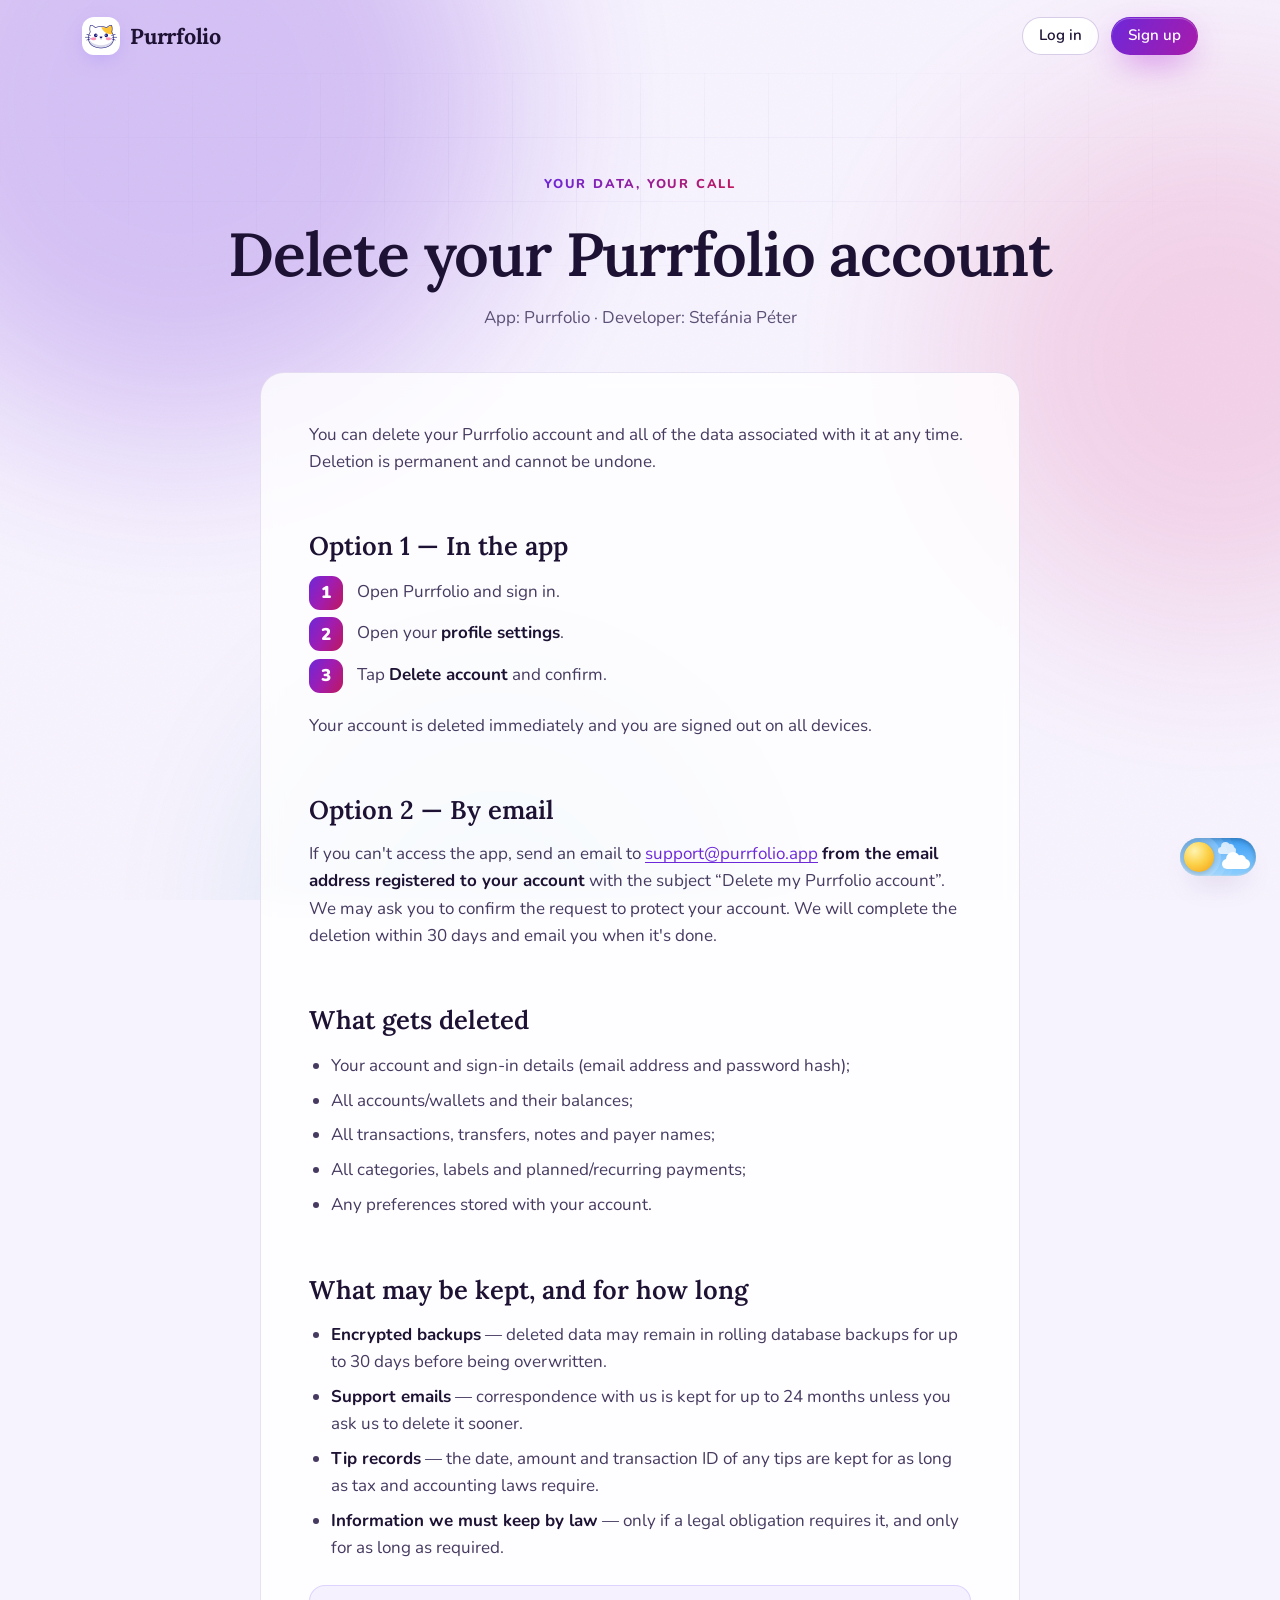
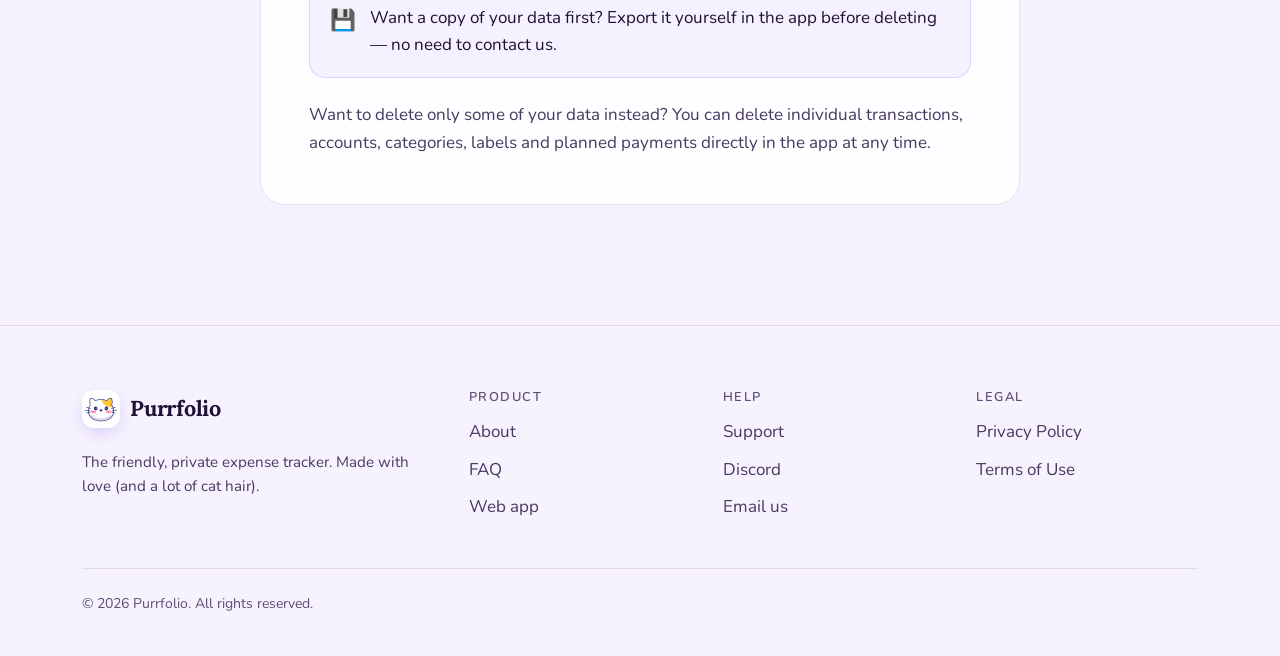
<file: delete-account.html>
<!doctype html>
<html lang="en" class="no-js">
<head>
  <meta charset="utf-8">
  <meta name="viewport" content="width=device-width, initial-scale=1, viewport-fit=cover">
  <title>Delete your account — Purrfolio</title>
  <meta name="description" content="How to delete your Purrfolio account and all associated data.">
  <meta name="theme-color" content="#0a0614">
  <script>(function(){var t;try{t=localStorage.getItem('theme')}catch(e){}if(t!=='light'&&t!=='dark')t=window.matchMedia&&matchMedia('(prefers-color-scheme: light)').matches?'light':'dark';document.documentElement.setAttribute('data-theme',t)})();</script>
  <link rel="icon" type="image/png" href="assets/logo.png">
  <link rel="apple-touch-icon" href="assets/apple-touch-icon.png">
  <link rel="preconnect" href="https://fonts.googleapis.com">
  <link rel="preconnect" href="https://fonts.gstatic.com" crossorigin>
  <link href="https://fonts.googleapis.com/css2?family=Lora:ital,wght@0,500;0,600;0,700;1,600&family=Nunito:wght@400;600;700;800;900&display=swap" rel="stylesheet">
  <link rel="stylesheet" href="assets/styles.css">
  <script defer src="assets/main.js"></script>
</head>
<body>
  <a class="skip-link" href="#main">Skip to content</a>
  <div class="aurora" aria-hidden="true"><span></span><span></span><span></span></div>
  <div class="grain" aria-hidden="true"></div>

  <header class="nav">
    <nav class="container nav-inner" aria-label="Main">
      <a class="brand" href="./">
        <img src="assets/logo.png" alt="" width="38" height="38">
        <span>Purrfolio</span>
      </a>
      <ul class="nav-links" id="nav-links">
        <li><a class="btn btn-ghost btn-sm" href="https://my.purrfolio.app/login">Log in</a></li>
        <li><a class="btn btn-primary btn-sm" href="https://my.purrfolio.app/signup">Sign up</a></li>
      </ul>
    </nav>
  </header>


  <main id="main">
    <section class="doc-hero">
      <div class="grid-lines" aria-hidden="true"></div>
      <div class="container reveal">
        <span class="kicker">Your data, your call</span>
        <h1>Delete your Purrfolio account</h1>
        <p>App: Purrfolio · Developer: Stefánia Péter</p>
      </div>
    </section>
    <div class="container">
    <div class="prose center reveal">
  <p>You can delete your Purrfolio account and all of the data associated with it at any time. Deletion is permanent and cannot be undone.</p>

  <h2 id="in-app">Option 1 — In the app</h2>
  <ol class="steps-list">
    <li>Open Purrfolio and sign in.</li>
    <li>Open your <strong>profile settings</strong>.</li>
    <li>Tap <strong>Delete account</strong> and confirm.</li>
  </ol>
  <p>Your account is deleted immediately and you are signed out on all devices.</p>

  <h2 id="email">Option 2 — By email</h2>
  <p>If you can't access the app, send an email to <a href="mailto:support@purrfolio.app?subject=Delete%20my%20Purrfolio%20account">support@purrfolio.app</a> <strong>from the email address registered to your account</strong> with the subject “Delete my Purrfolio account”. We may ask you to confirm the request to protect your account. We will complete the deletion within 30 days and email you when it's done.</p>

  <h2 id="what">What gets deleted</h2>
  <ul>
    <li>Your account and sign-in details (email address and password hash);</li>
    <li>All accounts/wallets and their balances;</li>
    <li>All transactions, transfers, notes and payer names;</li>
    <li>All categories, labels and planned/recurring payments;</li>
    <li>Any preferences stored with your account.</li>
  </ul>

  <h2 id="kept">What may be kept, and for how long</h2>
  <ul>
    <li><strong>Encrypted backups</strong> — deleted data may remain in rolling database backups for up to 30 days before being overwritten.</li>
    <li><strong>Support emails</strong> — correspondence with us is kept for up to 24 months unless you ask us to delete it sooner.</li>
    <li><strong>Tip records</strong> — the date, amount and transaction ID of any tips are kept for as long as tax and accounting laws require.</li>
    <li><strong>Information we must keep by law</strong> — only if a legal obligation requires it, and only for as long as required.</li>
  </ul>

  <div class="callout"><span class="ico">💾</span><div>Want a copy of your data first? Export it yourself in the app before deleting — no need to contact us.</div></div>

  <p>Want to delete only some of your data instead? You can delete individual transactions, accounts, categories, labels and planned payments directly in the app at any time.</p>
</div>

    </div>
  </main>

  <footer class="footer">
    <div class="container">
      <div class="footer-grid">
        <div>
          <a class="brand" href="./"><img src="assets/logo.png" alt="" width="38" height="38"><span>Purrfolio</span></a>
          <p class="footer-blurb">The friendly, private expense tracker. Made with love (and a lot of cat hair).</p>
        </div>
        <div>
          <h4>Product</h4>
          <ul>
            <li><a href="about.html">About</a></li>
            <li><a href="./#faq">FAQ</a></li>
            <li><a href="https://my.purrfolio.app">Web app</a></li>
          </ul>
        </div>
        <div>
          <h4>Help</h4>
          <ul>
            <li><a href="support.html">Support</a></li>
            <li><a href="https://discord.gg/PWwK8bvvQa">Discord</a></li>
            <li><a href="mailto:meow@purrfolio.app">Email us</a></li>
          </ul>
        </div>
        <div>
          <h4>Legal</h4>
          <ul>
            <li><a href="privacy.html">Privacy Policy</a></li>
            <li><a href="terms.html">Terms of Use</a></li>
          </ul>
        </div>
      </div>
      <div class="footer-bottom">
        <span>© <span id="year">2026</span> Purrfolio. All rights reserved.</span>
      </div>
    </div>
  </footer>
</body>
</html>
</file>
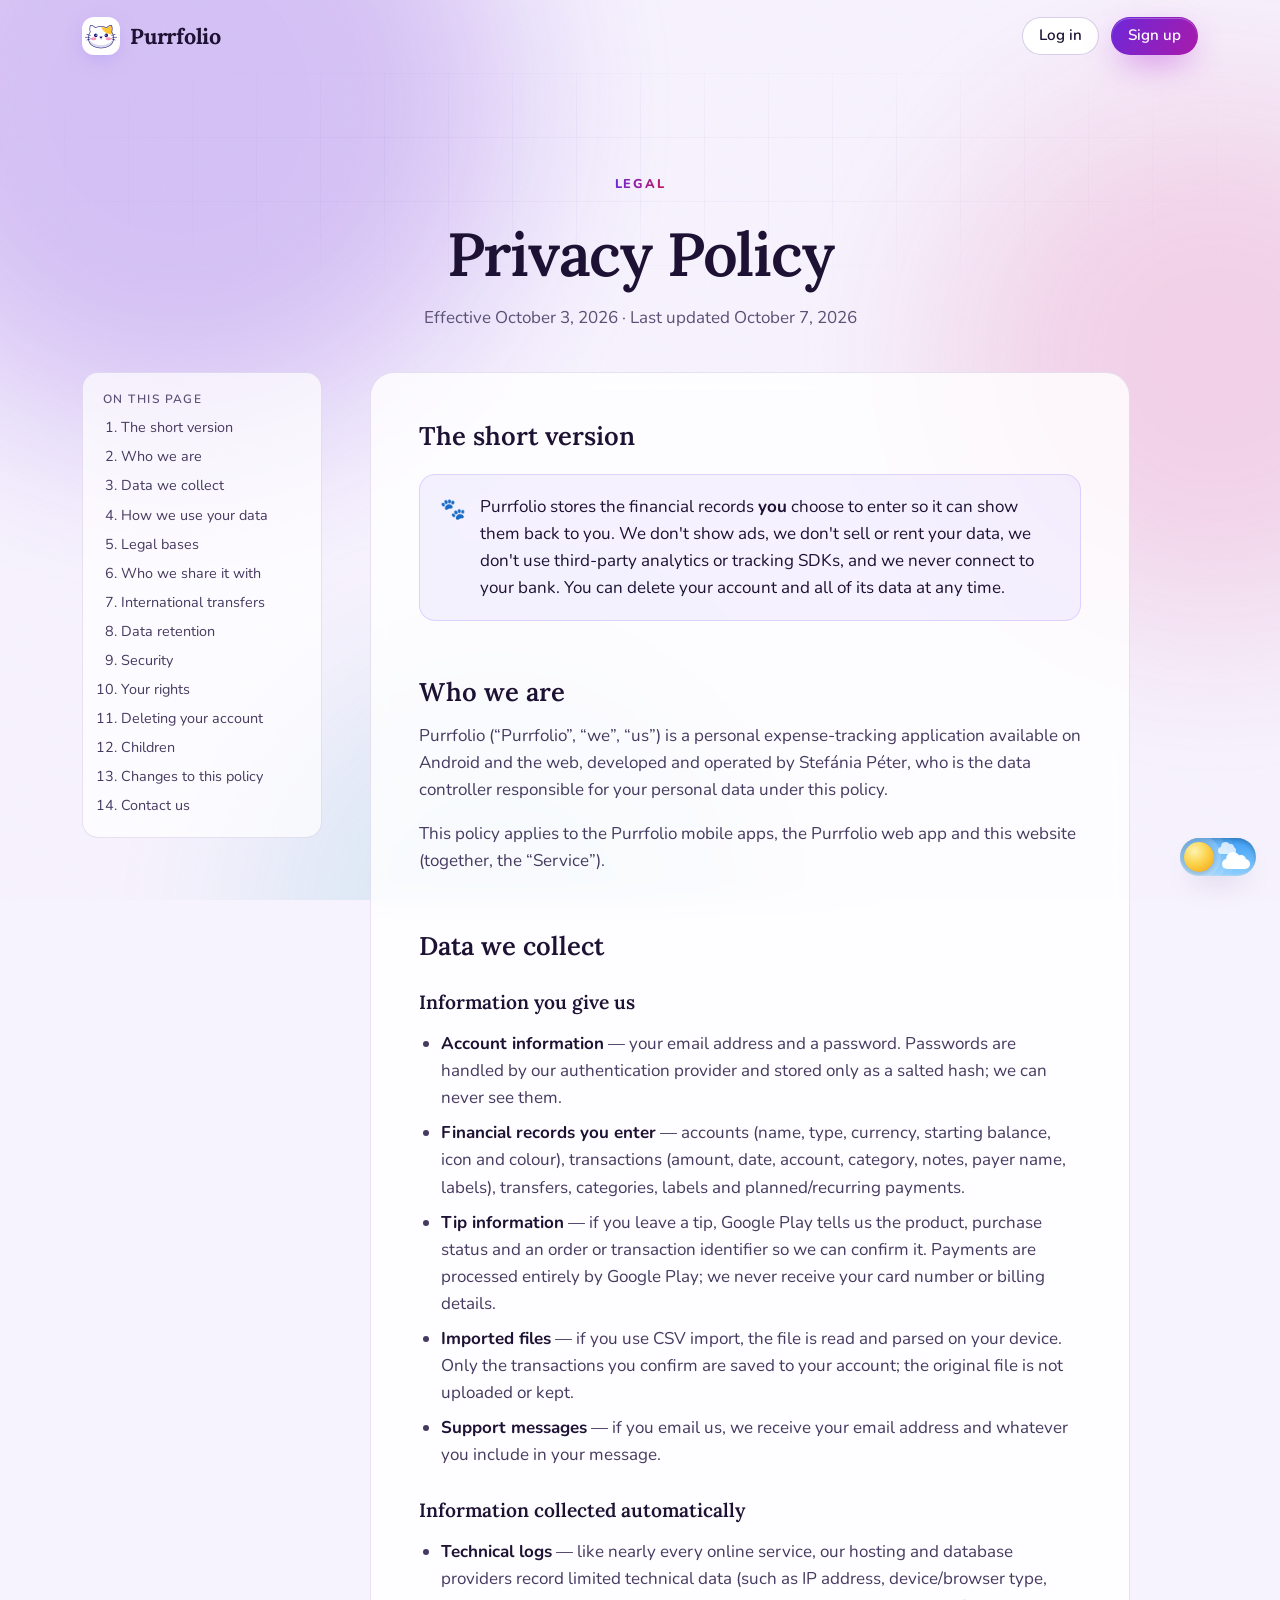
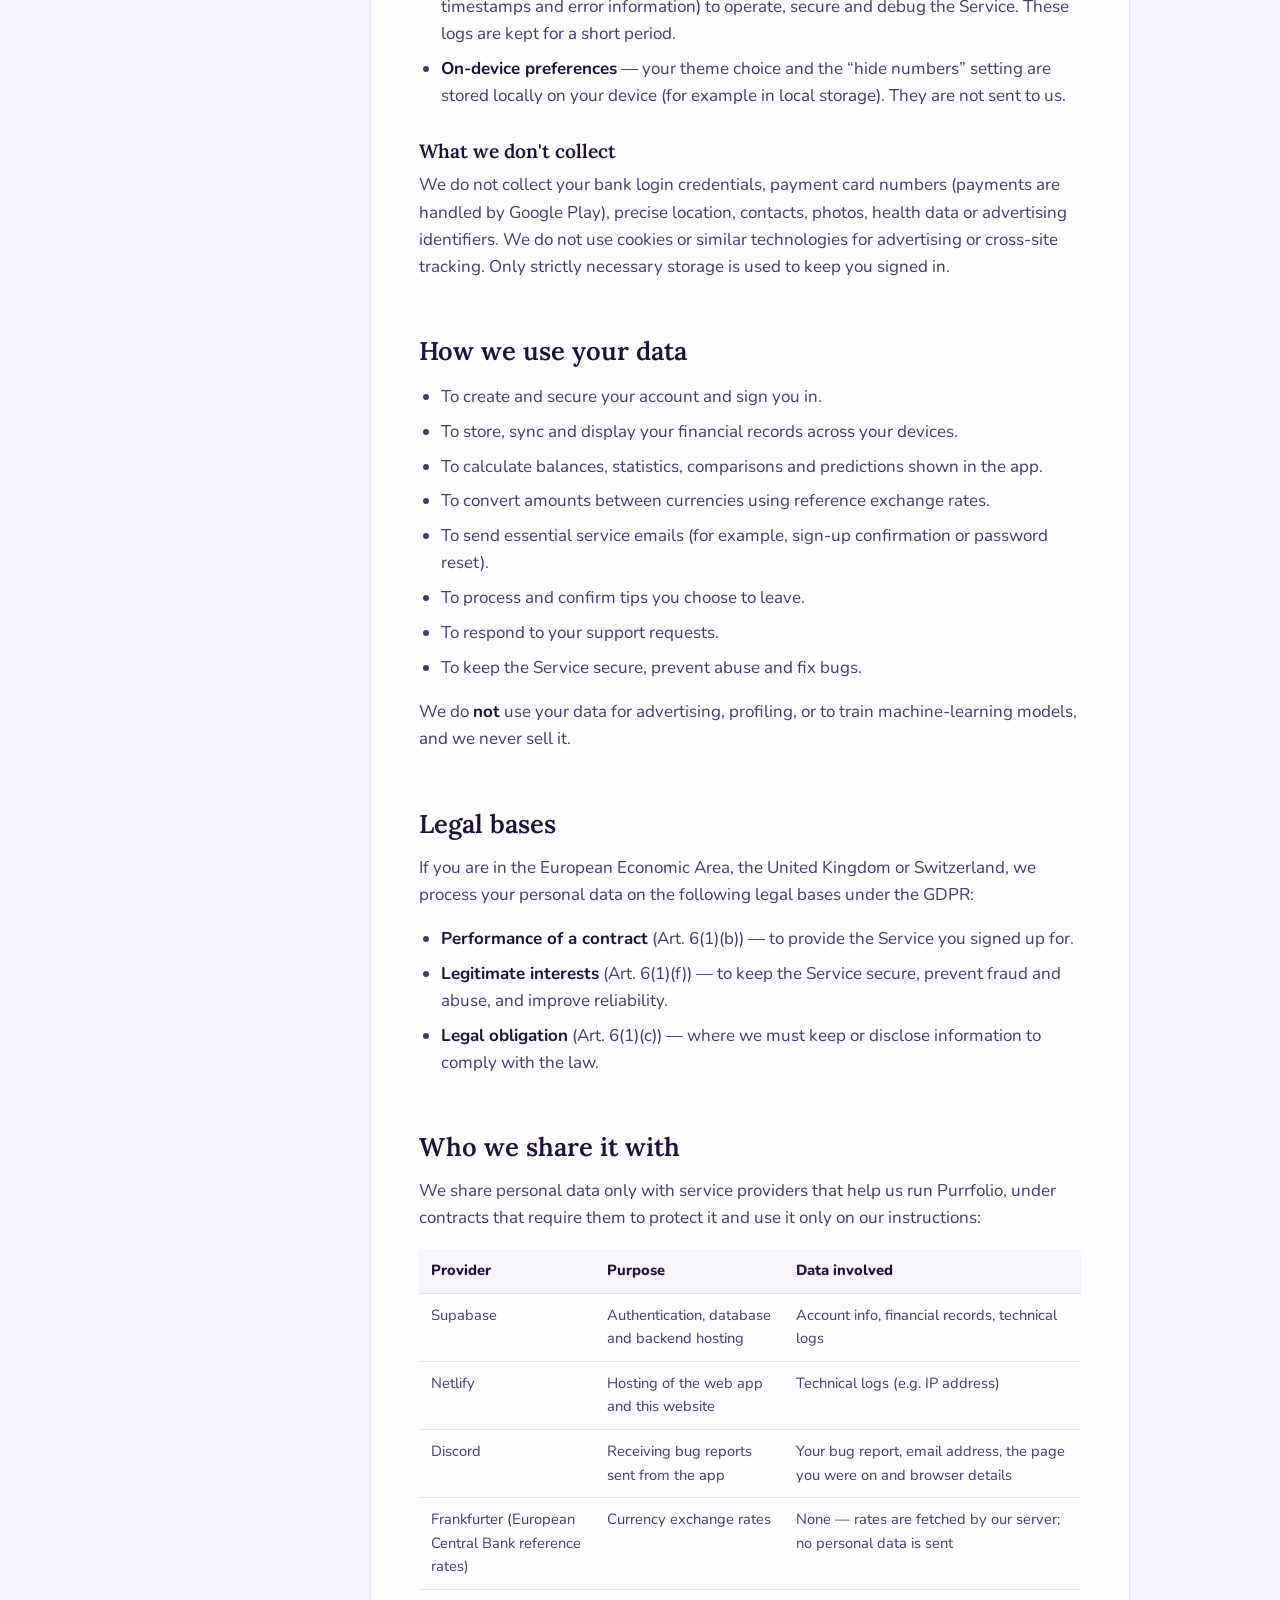
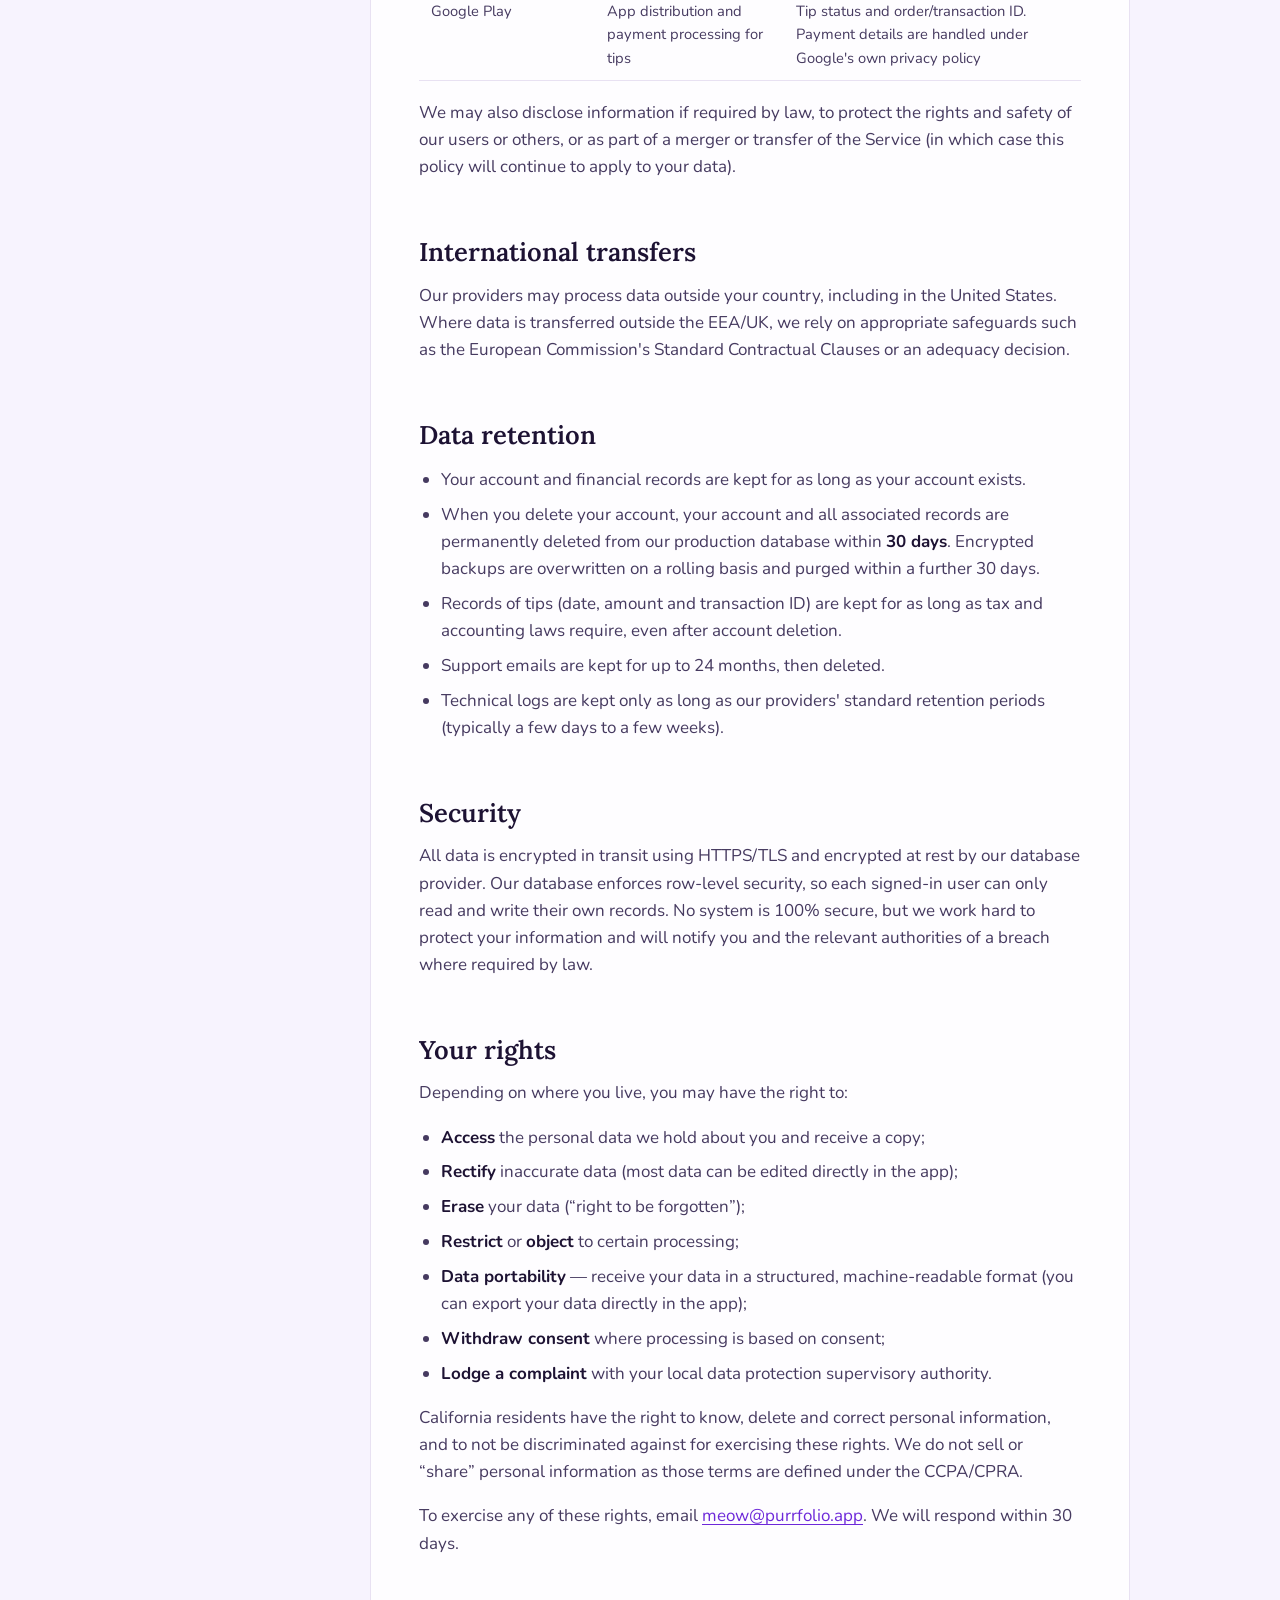
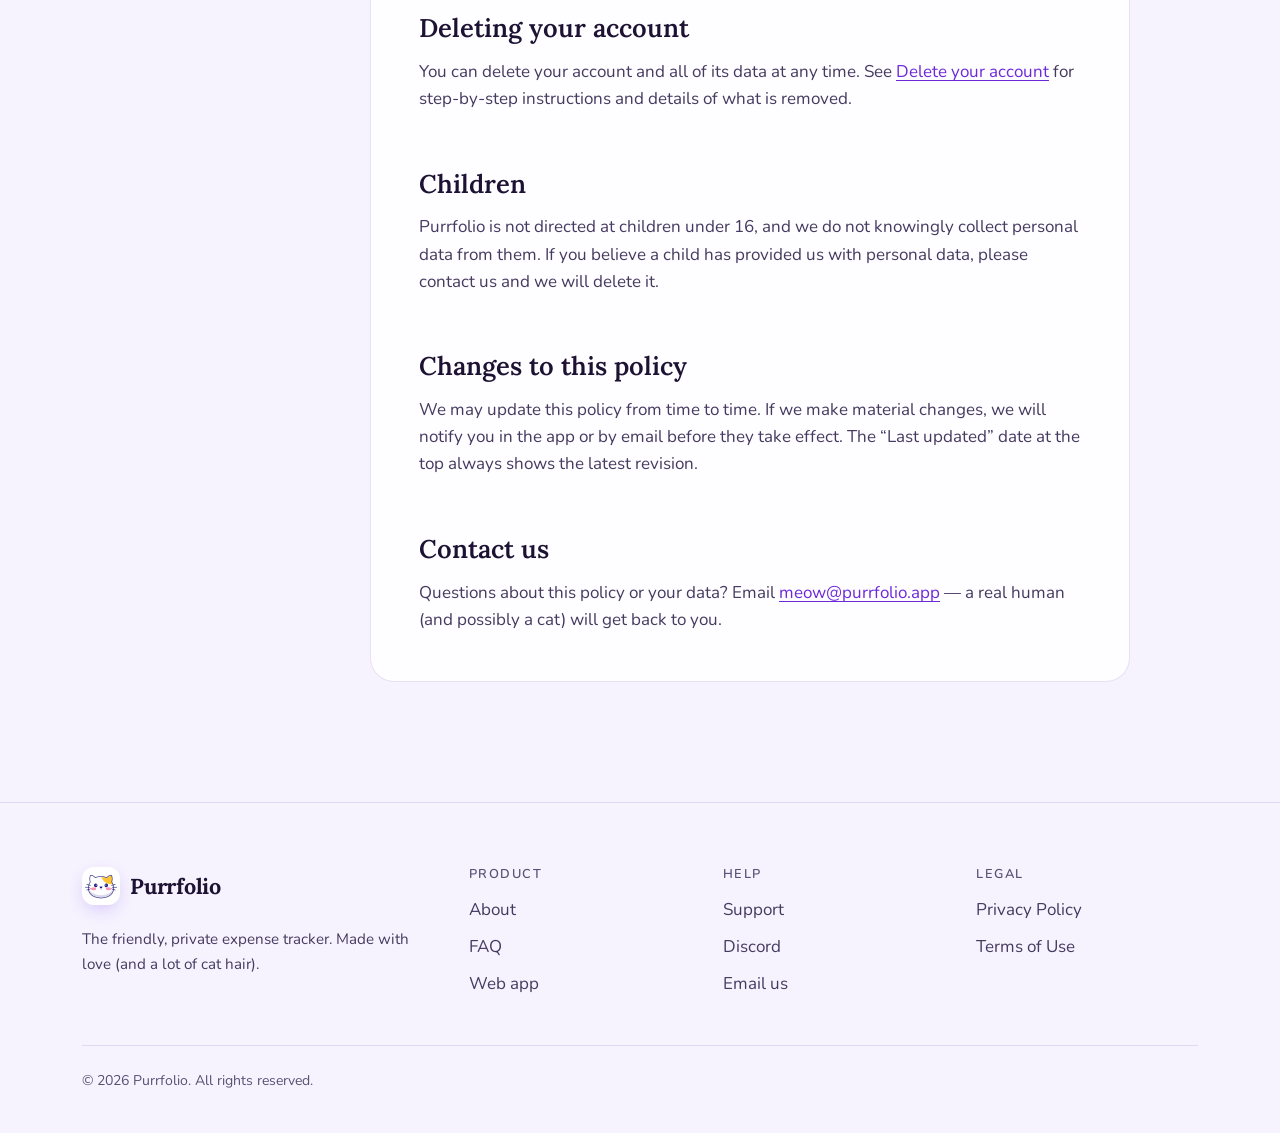
<file: privacy.html>
<!doctype html>
<html lang="en" class="no-js">
<head>
  <meta charset="utf-8">
  <meta name="viewport" content="width=device-width, initial-scale=1, viewport-fit=cover">
  <title>Privacy Policy — Purrfolio</title>
  <meta name="description" content="How Purrfolio collects, uses and protects your personal data.">
  <meta name="theme-color" content="#0a0614">
  <script>(function(){var t;try{t=localStorage.getItem('theme')}catch(e){}if(t!=='light'&&t!=='dark')t=window.matchMedia&&matchMedia('(prefers-color-scheme: light)').matches?'light':'dark';document.documentElement.setAttribute('data-theme',t)})();</script>
  <link rel="icon" type="image/png" href="assets/logo.png">
  <link rel="apple-touch-icon" href="assets/apple-touch-icon.png">
  <link rel="preconnect" href="https://fonts.googleapis.com">
  <link rel="preconnect" href="https://fonts.gstatic.com" crossorigin>
  <link href="https://fonts.googleapis.com/css2?family=Lora:ital,wght@0,500;0,600;0,700;1,600&family=Nunito:wght@400;600;700;800;900&display=swap" rel="stylesheet">
  <link rel="stylesheet" href="assets/styles.css">
  <script defer src="assets/main.js"></script>
</head>
<body>
  <a class="skip-link" href="#main">Skip to content</a>
  <div class="aurora" aria-hidden="true"><span></span><span></span><span></span></div>
  <div class="grain" aria-hidden="true"></div>

  <header class="nav">
    <nav class="container nav-inner" aria-label="Main">
      <a class="brand" href="./">
        <img src="assets/logo.png" alt="" width="38" height="38">
        <span>Purrfolio</span>
      </a>
      <ul class="nav-links" id="nav-links">
        <li><a class="btn btn-ghost btn-sm" href="https://my.purrfolio.app/login">Log in</a></li>
        <li><a class="btn btn-primary btn-sm" href="https://my.purrfolio.app/signup">Sign up</a></li>
      </ul>
    </nav>
  </header>


  <main id="main">
    <section class="doc-hero">
      <div class="grid-lines" aria-hidden="true"></div>
      <div class="container reveal">
        <span class="kicker">Legal</span>
        <h1>Privacy Policy</h1>
        <p>Effective October 3, 2026 · Last updated October 7, 2026</p>
      </div>
    </section>
    <div class="container">
    <div class="doc-layout">
      <aside class="toc reveal" aria-label="On this page"><h2>On this page</h2><ol><li><a href="#summary">The short version</a></li><li><a href="#who">Who we are</a></li><li><a href="#collect">Data we collect</a></li><li><a href="#use">How we use your data</a></li><li><a href="#legal">Legal bases</a></li><li><a href="#share">Who we share it with</a></li><li><a href="#transfers">International transfers</a></li><li><a href="#retention">Data retention</a></li><li><a href="#security">Security</a></li><li><a href="#rights">Your rights</a></li><li><a href="#delete">Deleting your account</a></li><li><a href="#children">Children</a></li><li><a href="#changes">Changes to this policy</a></li><li><a href="#contact">Contact us</a></li></ol></aside>
      <article class="prose reveal">
<h2 id="summary">The short version</h2>
<div class="callout"><span class="ico">🐾</span><div>Purrfolio stores the financial records <strong>you</strong> choose to enter so it can show them back to you. We don't show ads, we don't sell or rent your data, we don't use third-party analytics or tracking SDKs, and we never connect to your bank. You can delete your account and all of its data at any time.</div></div>

<h2 id="who">Who we are</h2>
<p>Purrfolio (“Purrfolio”, “we”, “us”) is a personal expense-tracking application available on Android and the web, developed and operated by Stefánia Péter, who is the data controller responsible for your personal data under this policy.</p>
<p>This policy applies to the Purrfolio mobile apps, the Purrfolio web app and this website (together, the “Service”).</p>

<h2 id="collect">Data we collect</h2>
<h3>Information you give us</h3>
<ul>
  <li><strong>Account information</strong> — your email address and a password. Passwords are handled by our authentication provider and stored only as a salted hash; we can never see them.</li>
  <li><strong>Financial records you enter</strong> — accounts (name, type, currency, starting balance, icon and colour), transactions (amount, date, account, category, notes, payer name, labels), transfers, categories, labels and planned/recurring payments.</li>
  <li><strong>Tip information</strong> — if you leave a tip, Google Play tells us the product, purchase status and an order or transaction identifier so we can confirm it. Payments are processed entirely by Google Play; we never receive your card number or billing details.</li>
  <li><strong>Imported files</strong> — if you use CSV import, the file is read and parsed on your device. Only the transactions you confirm are saved to your account; the original file is not uploaded or kept.</li>
  <li><strong>Support messages</strong> — if you email us, we receive your email address and whatever you include in your message.</li>
</ul>
<h3>Information collected automatically</h3>
<ul>
  <li><strong>Technical logs</strong> — like nearly every online service, our hosting and database providers record limited technical data (such as IP address, device/browser type, timestamps and error information) to operate, secure and debug the Service. These logs are kept for a short period.</li>
  <li><strong>On-device preferences</strong> — your theme choice and the “hide numbers” setting are stored locally on your device (for example in local storage). They are not sent to us.</li>
</ul>
<h3>What we don't collect</h3>
<p>We do not collect your bank login credentials, payment card numbers (payments are handled by Google Play), precise location, contacts, photos, health data or advertising identifiers. We do not use cookies or similar technologies for advertising or cross-site tracking. Only strictly necessary storage is used to keep you signed in.</p>

<h2 id="use">How we use your data</h2>
<ul>
  <li>To create and secure your account and sign you in.</li>
  <li>To store, sync and display your financial records across your devices.</li>
  <li>To calculate balances, statistics, comparisons and predictions shown in the app.</li>
  <li>To convert amounts between currencies using reference exchange rates.</li>
  <li>To send essential service emails (for example, sign-up confirmation or password reset).</li>
  <li>To process and confirm tips you choose to leave.</li>
  <li>To respond to your support requests.</li>
  <li>To keep the Service secure, prevent abuse and fix bugs.</li>
</ul>
<p>We do <strong>not</strong> use your data for advertising, profiling, or to train machine-learning models, and we never sell it.</p>

<h2 id="legal">Legal bases</h2>
<p>If you are in the European Economic Area, the United Kingdom or Switzerland, we process your personal data on the following legal bases under the GDPR:</p>
<ul>
  <li><strong>Performance of a contract</strong> (Art. 6(1)(b)) — to provide the Service you signed up for.</li>
  <li><strong>Legitimate interests</strong> (Art. 6(1)(f)) — to keep the Service secure, prevent fraud and abuse, and improve reliability.</li>
  <li><strong>Legal obligation</strong> (Art. 6(1)(c)) — where we must keep or disclose information to comply with the law.</li>
</ul>

<h2 id="share">Who we share it with</h2>
<p>We share personal data only with service providers that help us run Purrfolio, under contracts that require them to protect it and use it only on our instructions:</p>
<table>
  <thead><tr><th>Provider</th><th>Purpose</th><th>Data involved</th></tr></thead>
  <tbody>
    <tr><td>Supabase</td><td>Authentication, database and backend hosting</td><td>Account info, financial records, technical logs</td></tr>
    <tr><td>Netlify</td><td>Hosting of the web app and this website</td><td>Technical logs (e.g. IP address)</td></tr>
    <tr><td>Discord</td><td>Receiving bug reports sent from the app</td><td>Your bug report, email address, the page you were on and browser details</td></tr>
    <tr><td>Frankfurter (European Central Bank reference rates)</td><td>Currency exchange rates</td><td>None — rates are fetched by our server; no personal data is sent</td></tr>
    <tr><td>Google Play</td><td>App distribution and payment processing for tips</td><td>Tip status and order/transaction ID. Payment details are handled under Google's own privacy policy</td></tr>
  </tbody>
</table>
<p>We may also disclose information if required by law, to protect the rights and safety of our users or others, or as part of a merger or transfer of the Service (in which case this policy will continue to apply to your data).</p>

<h2 id="transfers">International transfers</h2>
<p>Our providers may process data outside your country, including in the United States. Where data is transferred outside the EEA/UK, we rely on appropriate safeguards such as the European Commission's Standard Contractual Clauses or an adequacy decision.</p>

<h2 id="retention">Data retention</h2>
<ul>
  <li>Your account and financial records are kept for as long as your account exists.</li>
  <li>When you delete your account, your account and all associated records are permanently deleted from our production database within <strong>30 days</strong>. Encrypted backups are overwritten on a rolling basis and purged within a further 30 days.</li>
  <li>Records of tips (date, amount and transaction ID) are kept for as long as tax and accounting laws require, even after account deletion.</li>
  <li>Support emails are kept for up to 24 months, then deleted.</li>
  <li>Technical logs are kept only as long as our providers' standard retention periods (typically a few days to a few weeks).</li>
</ul>

<h2 id="security">Security</h2>
<p>All data is encrypted in transit using HTTPS/TLS and encrypted at rest by our database provider. Our database enforces row-level security, so each signed-in user can only read and write their own records. No system is 100% secure, but we work hard to protect your information and will notify you and the relevant authorities of a breach where required by law.</p>

<h2 id="rights">Your rights</h2>
<p>Depending on where you live, you may have the right to:</p>
<ul>
  <li><strong>Access</strong> the personal data we hold about you and receive a copy;</li>
  <li><strong>Rectify</strong> inaccurate data (most data can be edited directly in the app);</li>
  <li><strong>Erase</strong> your data (“right to be forgotten”);</li>
  <li><strong>Restrict</strong> or <strong>object</strong> to certain processing;</li>
  <li><strong>Data portability</strong> — receive your data in a structured, machine-readable format (you can export your data directly in the app);</li>
  <li><strong>Withdraw consent</strong> where processing is based on consent;</li>
  <li><strong>Lodge a complaint</strong> with your local data protection supervisory authority.</li>
</ul>
<p>California residents have the right to know, delete and correct personal information, and to not be discriminated against for exercising these rights. We do not sell or “share” personal information as those terms are defined under the CCPA/CPRA.</p>
<p>To exercise any of these rights, email <a href="mailto:meow@purrfolio.app">meow@purrfolio.app</a>. We will respond within 30 days.</p>

<h2 id="delete">Deleting your account</h2>
<p>You can delete your account and all of its data at any time. See <a href="delete-account.html">Delete your account</a> for step-by-step instructions and details of what is removed.</p>

<h2 id="children">Children</h2>
<p>Purrfolio is not directed at children under 16, and we do not knowingly collect personal data from them. If you believe a child has provided us with personal data, please contact us and we will delete it.</p>

<h2 id="changes">Changes to this policy</h2>
<p>We may update this policy from time to time. If we make material changes, we will notify you in the app or by email before they take effect. The “Last updated” date at the top always shows the latest revision.</p>

<h2 id="contact">Contact us</h2>
<p>Questions about this policy or your data? Email <a href="mailto:meow@purrfolio.app">meow@purrfolio.app</a> — a real human (and possibly a cat) will get back to you.</p>
      </article>
    </div>
    </div>
  </main>

  <footer class="footer">
    <div class="container">
      <div class="footer-grid">
        <div>
          <a class="brand" href="./"><img src="assets/logo.png" alt="" width="38" height="38"><span>Purrfolio</span></a>
          <p class="footer-blurb">The friendly, private expense tracker. Made with love (and a lot of cat hair).</p>
        </div>
        <div>
          <h4>Product</h4>
          <ul>
            <li><a href="about.html">About</a></li>
            <li><a href="./#faq">FAQ</a></li>
            <li><a href="https://my.purrfolio.app">Web app</a></li>
          </ul>
        </div>
        <div>
          <h4>Help</h4>
          <ul>
            <li><a href="support.html">Support</a></li>
            <li><a href="https://discord.gg/PWwK8bvvQa">Discord</a></li>
            <li><a href="mailto:meow@purrfolio.app">Email us</a></li>
          </ul>
        </div>
        <div>
          <h4>Legal</h4>
          <ul>
            <li><a href="privacy.html">Privacy Policy</a></li>
            <li><a href="terms.html">Terms of Use</a></li>
          </ul>
        </div>
      </div>
      <div class="footer-bottom">
        <span>© <span id="year">2026</span> Purrfolio. All rights reserved.</span>
      </div>
    </div>
  </footer>
</body>
</html>
</file>
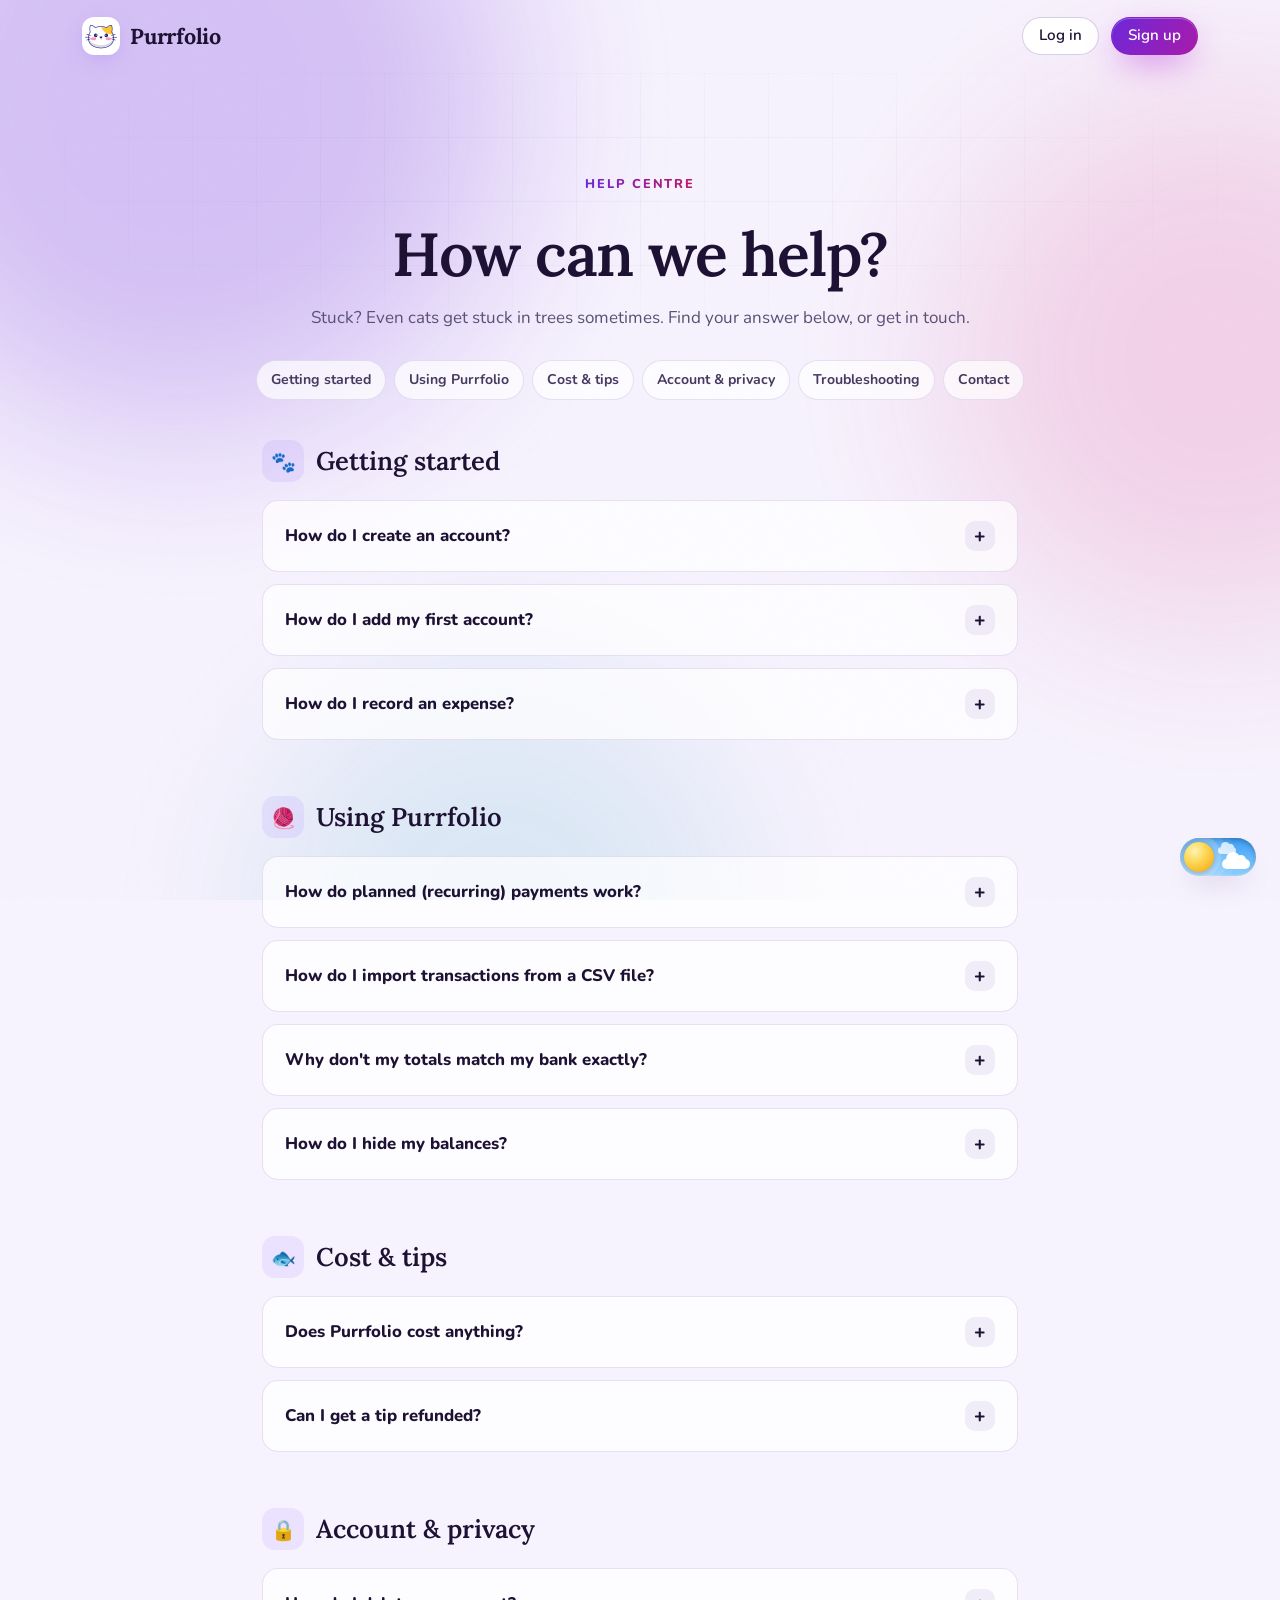
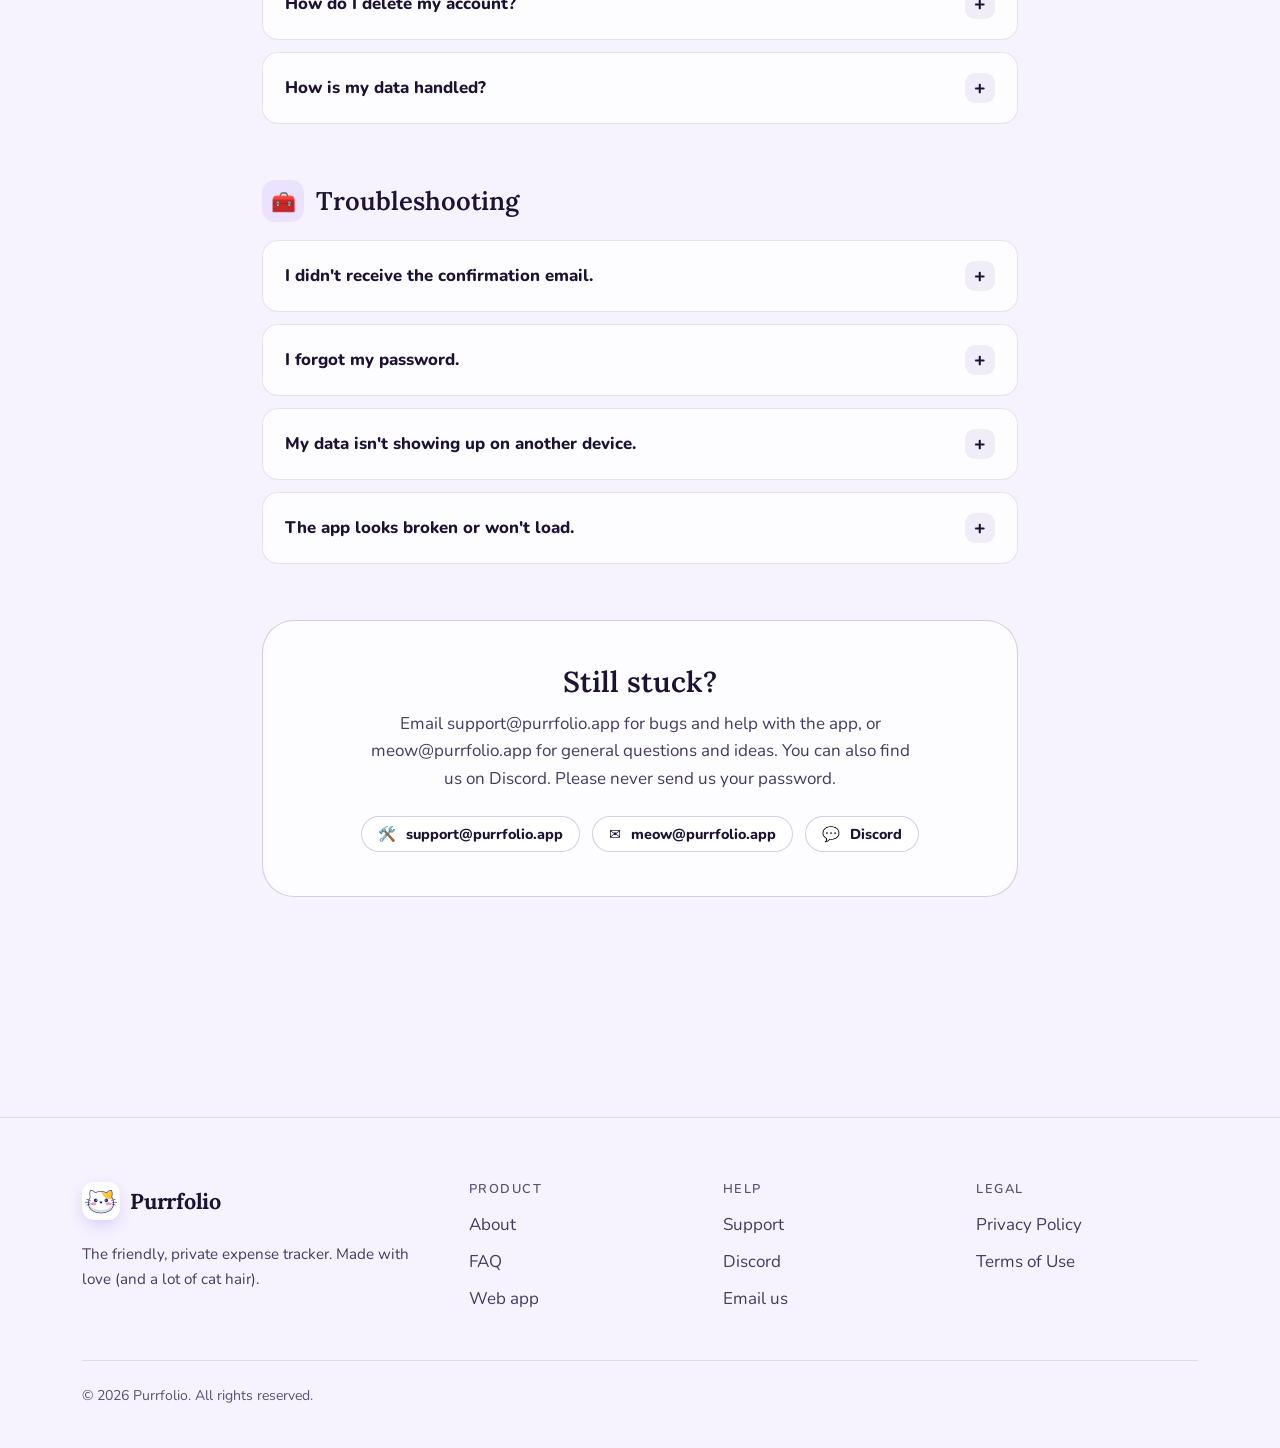
<file: support.html>
<!doctype html>
<html lang="en" class="no-js">
<head>
  <meta charset="utf-8">
  <meta name="viewport" content="width=device-width, initial-scale=1, viewport-fit=cover">
  <title>Support · Purrfolio</title>
  <meta name="description" content="Get help with Purrfolio: common questions, troubleshooting, reporting a bug and how to reach us.">
  <meta name="theme-color" content="#0a0614">
  <script>(function(){var t;try{t=localStorage.getItem('theme')}catch(e){}if(t!=='light'&&t!=='dark')t=window.matchMedia&&matchMedia('(prefers-color-scheme: light)').matches?'light':'dark';document.documentElement.setAttribute('data-theme',t)})();</script>
  <link rel="icon" type="image/png" href="assets/logo.png">
  <link rel="apple-touch-icon" href="assets/apple-touch-icon.png">
  <link rel="preconnect" href="https://fonts.googleapis.com">
  <link rel="preconnect" href="https://fonts.gstatic.com" crossorigin>
  <link href="https://fonts.googleapis.com/css2?family=Lora:ital,wght@0,500;0,600;0,700;1,600&family=Nunito:wght@400;600;700;800;900&display=swap" rel="stylesheet">
  <link rel="stylesheet" href="assets/styles.css">
  <script defer src="assets/main.js"></script>
</head>
<body>
  <a class="skip-link" href="#main">Skip to content</a>
  <div class="aurora" aria-hidden="true"><span></span><span></span><span></span></div>
  <div class="grain" aria-hidden="true"></div>

  <header class="nav">
    <nav class="container nav-inner" aria-label="Main">
      <a class="brand" href="./">
        <img src="assets/logo.png" alt="" width="38" height="38">
        <span>Purrfolio</span>
      </a>
      <ul class="nav-links" id="nav-links">
        <li><a class="btn btn-ghost btn-sm" href="https://my.purrfolio.app/login">Log in</a></li>
        <li><a class="btn btn-primary btn-sm" href="https://my.purrfolio.app/signup">Sign up</a></li>
      </ul>
    </nav>
  </header>


  <main id="main">
    <section class="doc-hero">
      <div class="grid-lines" aria-hidden="true"></div>
      <div class="container reveal">
        <span class="kicker">Help centre</span>
        <h1>How can we help?</h1>
        <p>Stuck? Even cats get stuck in trees sometimes. Find your answer below, or get in touch.</p>
        <nav class="help-jump" aria-label="Help topics">
          <a href="#getting-started">Getting started</a>
          <a href="#using">Using Purrfolio</a>
          <a href="#cost">Cost &amp; tips</a>
          <a href="#account">Account &amp; privacy</a>
          <a href="#troubleshooting">Troubleshooting</a>
          <a href="#contact">Contact</a>
        </nav>
      </div>
    </section>

    <div class="container help">
      <section class="help-section reveal" id="getting-started">
        <h2><span class="ico" aria-hidden="true">🐾</span>Getting started</h2>
        <div class="faq">
          <details>
            <summary>How do I create an account?</summary>
            <p>Open Purrfolio, tap <strong>Sign up</strong> and enter your email and a password. Check your inbox for a confirmation email and tap the link to activate your account.</p>
          </details>
          <details>
            <summary>How do I add my first account?</summary>
            <p>Go to <strong>Settings → Accounts</strong> and tap <strong>Add account</strong>. Choose a type (bank, cash, savings, credit card, investment, bond, crypto…), a currency and a starting balance.</p>
          </details>
          <details>
            <summary>How do I record an expense?</summary>
            <p>Tap the <strong>+</strong> button, choose <em>Expense</em>, <em>Income</em> or <em>Transfer</em>, fill in the amount, account and category, and save. You can add notes, a payer and labels too.</p>
          </details>
        </div>
      </section>

      <section class="help-section reveal" id="using">
        <h2><span class="ico" aria-hidden="true">🧶</span>Using Purrfolio</h2>
        <div class="faq">
          <details>
            <summary>How do planned (recurring) payments work?</summary>
            <p>Open <strong>Planned payments</strong> and add a payment with its amount, account, category and frequency. When a payment is due, Purrfolio highlights it so you can confirm it with one tap. It's then logged as a real transaction.</p>
          </details>
          <details>
            <summary>How do I import transactions from a CSV file?</summary>
            <p>Go to <strong>Settings → Import</strong> and choose your CSV file. Purrfolio detects the delimiter, date and amount formats. You then map columns, accounts and categories and preview the rows before importing. The file is processed on your device.</p>
          </details>
          <details>
            <summary>Why don't my totals match my bank exactly?</summary>
            <p>Check that each account's starting balance is correct and that all transactions (including transfers) are recorded. Totals in other currencies are converted using daily reference exchange rates, which can differ slightly from your bank's rates.</p>
          </details>
          <details>
            <summary>How do I hide my balances?</summary>
            <p>On the Dashboard, tap the eye icon next to the title to hide or show all amounts.</p>
          </details>
        </div>
      </section>

      <section class="help-section reveal" id="cost">
        <h2><span class="ico" aria-hidden="true">🐟</span>Cost &amp; tips</h2>
        <div class="faq">
          <details>
            <summary>Does Purrfolio cost anything?</summary>
            <p>No. Purrfolio is free, with no subscriptions and no paid features. If you'd like to support it, you can leave a tip. Tips are a thank-you only: they don't unlock features or add anything extra.</p>
          </details>
          <details>
            <summary>Can I get a tip refunded?</summary>
            <p>Tips are processed by Google Play, so refunds are requested through Google Play under its refund policy. If you run into trouble, email us with your order number (it starts with <em>GPA.</em>) and we'll help.</p>
          </details>
        </div>
      </section>

      <section class="help-section reveal" id="account">
        <h2><span class="ico" aria-hidden="true">🔒</span>Account &amp; privacy</h2>
        <div class="faq">
          <details>
            <summary>How do I delete my account?</summary>
            <p>Open your <strong>profile settings</strong> in the app, tap <strong>Delete account</strong> and confirm. Can't get into the app? The <a href="delete-account.html">account deletion page</a> explains the other options.</p>
          </details>
          <details>
            <summary>How is my data handled?</summary>
            <p>Your data is encrypted in transit, only you can access your records, and it's never sold or used for ads. The <a href="privacy.html">Privacy Policy</a> has all the details.</p>
          </details>
        </div>
      </section>

      <section class="help-section reveal" id="troubleshooting">
        <h2><span class="ico" aria-hidden="true">🧰</span>Troubleshooting</h2>
        <div class="faq">
          <details>
            <summary>I didn't receive the confirmation email.</summary>
            <p>Check your spam folder, then wait a few minutes and try again. Still nothing? Email us.</p>
          </details>
          <details>
            <summary>I forgot my password.</summary>
            <p>Email us from your registered address and we'll help you get back in.</p>
          </details>
          <details>
            <summary>My data isn't showing up on another device.</summary>
            <p>Make sure you're signed in with the same email on both devices and that you're online, then pull to refresh or restart the app.</p>
          </details>
          <details>
            <summary>The app looks broken or won't load.</summary>
            <p>Update to the latest version from Google Play and restart the app. If it still happens, let us know below.</p>
          </details>
        </div>
      </section>

      <section class="help-contact reveal" id="contact">
        <h2>Still stuck?</h2>
        <p>Email support@purrfolio.app for bugs and help with the app, or meow@purrfolio.app for general questions and ideas. You can also find us on Discord. Please never send us your password.</p>
        <div class="help-contact-actions">
          <a class="btn btn-ghost btn-sm" href="mailto:support@purrfolio.app"><span aria-hidden="true">🛠️</span>support@purrfolio.app</a>
          <a class="btn btn-ghost btn-sm" href="mailto:meow@purrfolio.app"><span aria-hidden="true">✉️</span>meow@purrfolio.app</a>
          <a class="btn btn-ghost btn-sm" href="https://discord.gg/PWwK8bvvQa"><span aria-hidden="true">💬</span>Discord</a>
        </div>
      </section>
    </div>
  </main>


  <footer class="footer">
    <div class="container">
      <div class="footer-grid">
        <div>
          <a class="brand" href="./"><img src="assets/logo.png" alt="" width="38" height="38"><span>Purrfolio</span></a>
          <p class="footer-blurb">The friendly, private expense tracker. Made with love (and a lot of cat hair).</p>
        </div>
        <div>
          <h4>Product</h4>
          <ul>
            <li><a href="about.html">About</a></li>
            <li><a href="./#faq">FAQ</a></li>
            <li><a href="https://my.purrfolio.app">Web app</a></li>
          </ul>
        </div>
        <div>
          <h4>Help</h4>
          <ul>
            <li><a href="support.html">Support</a></li>
            <li><a href="https://discord.gg/PWwK8bvvQa">Discord</a></li>
            <li><a href="mailto:meow@purrfolio.app">Email us</a></li>
          </ul>
        </div>
        <div>
          <h4>Legal</h4>
          <ul>
            <li><a href="privacy.html">Privacy Policy</a></li>
            <li><a href="terms.html">Terms of Use</a></li>
          </ul>
        </div>
      </div>
      <div class="footer-bottom">
        <span>© <span id="year">2026</span> Purrfolio. All rights reserved.</span>
      </div>
    </div>
  </footer>
</body>
</html>
</file>
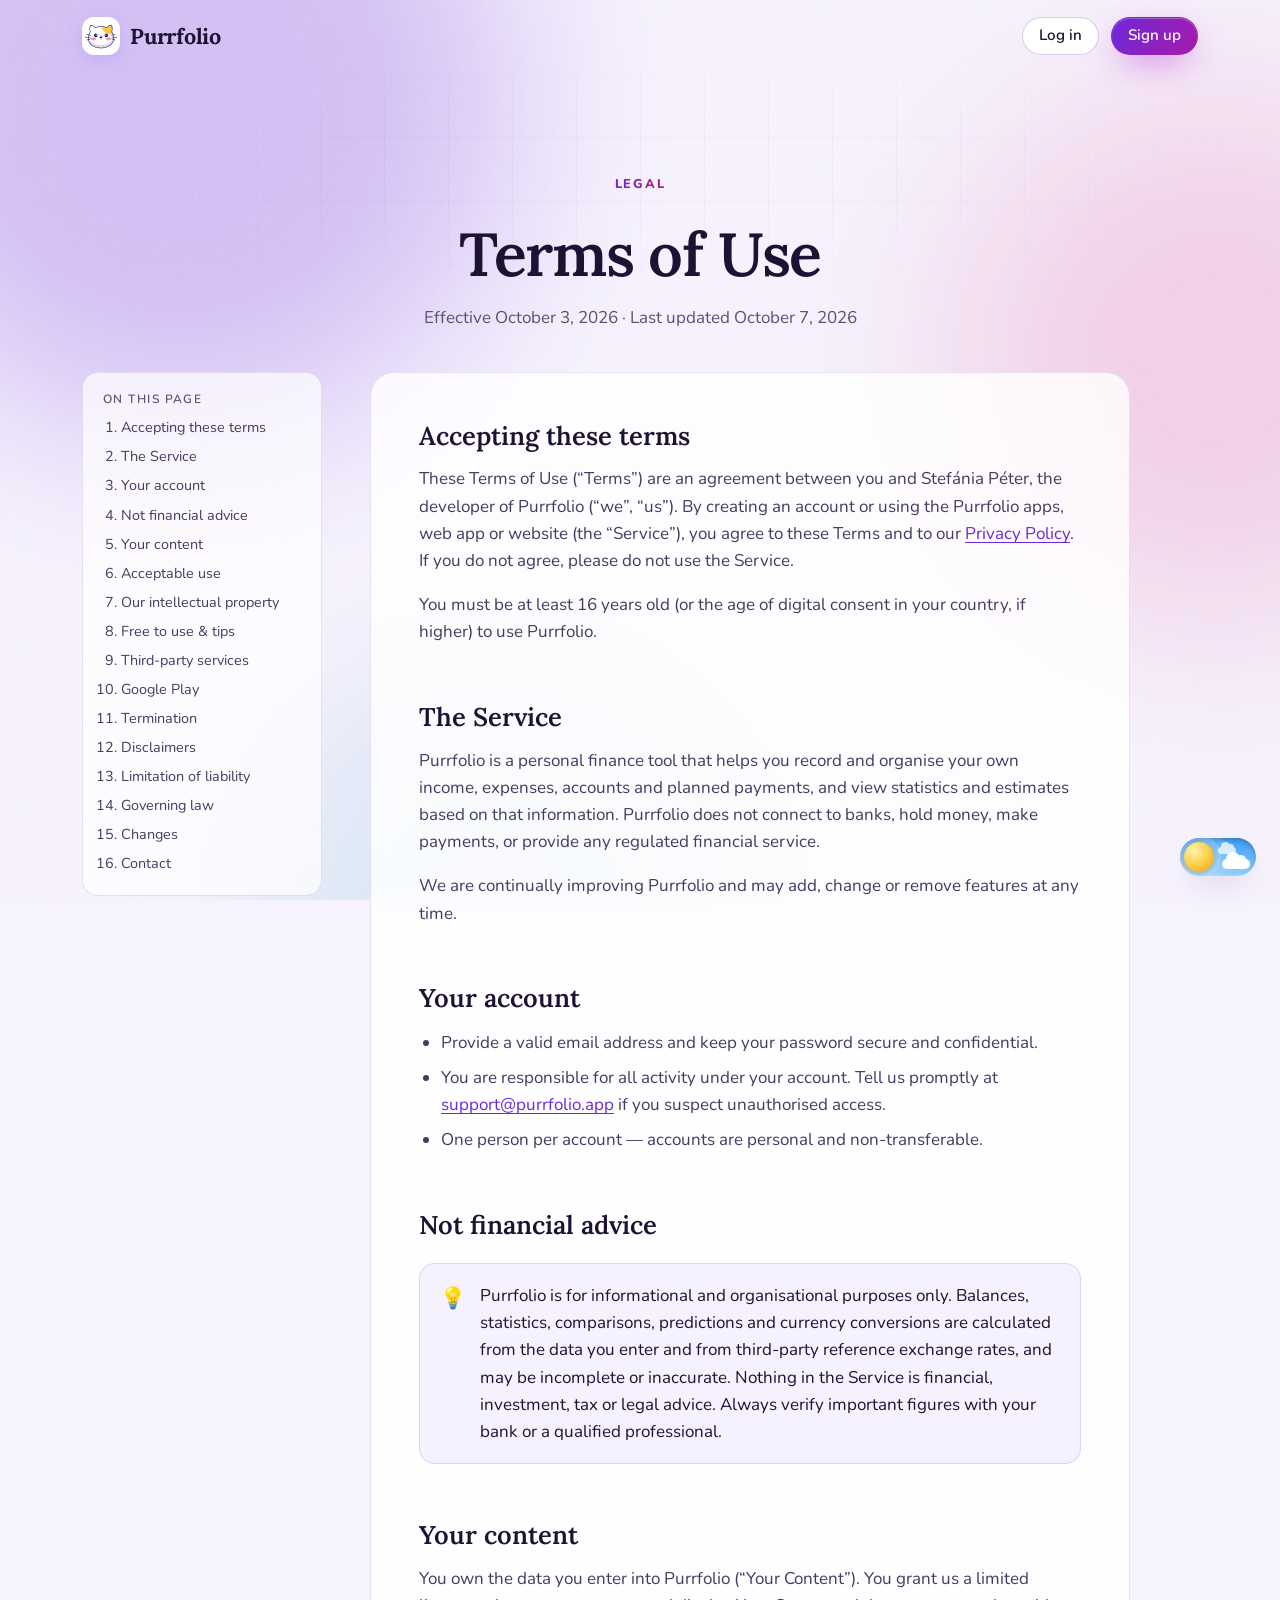
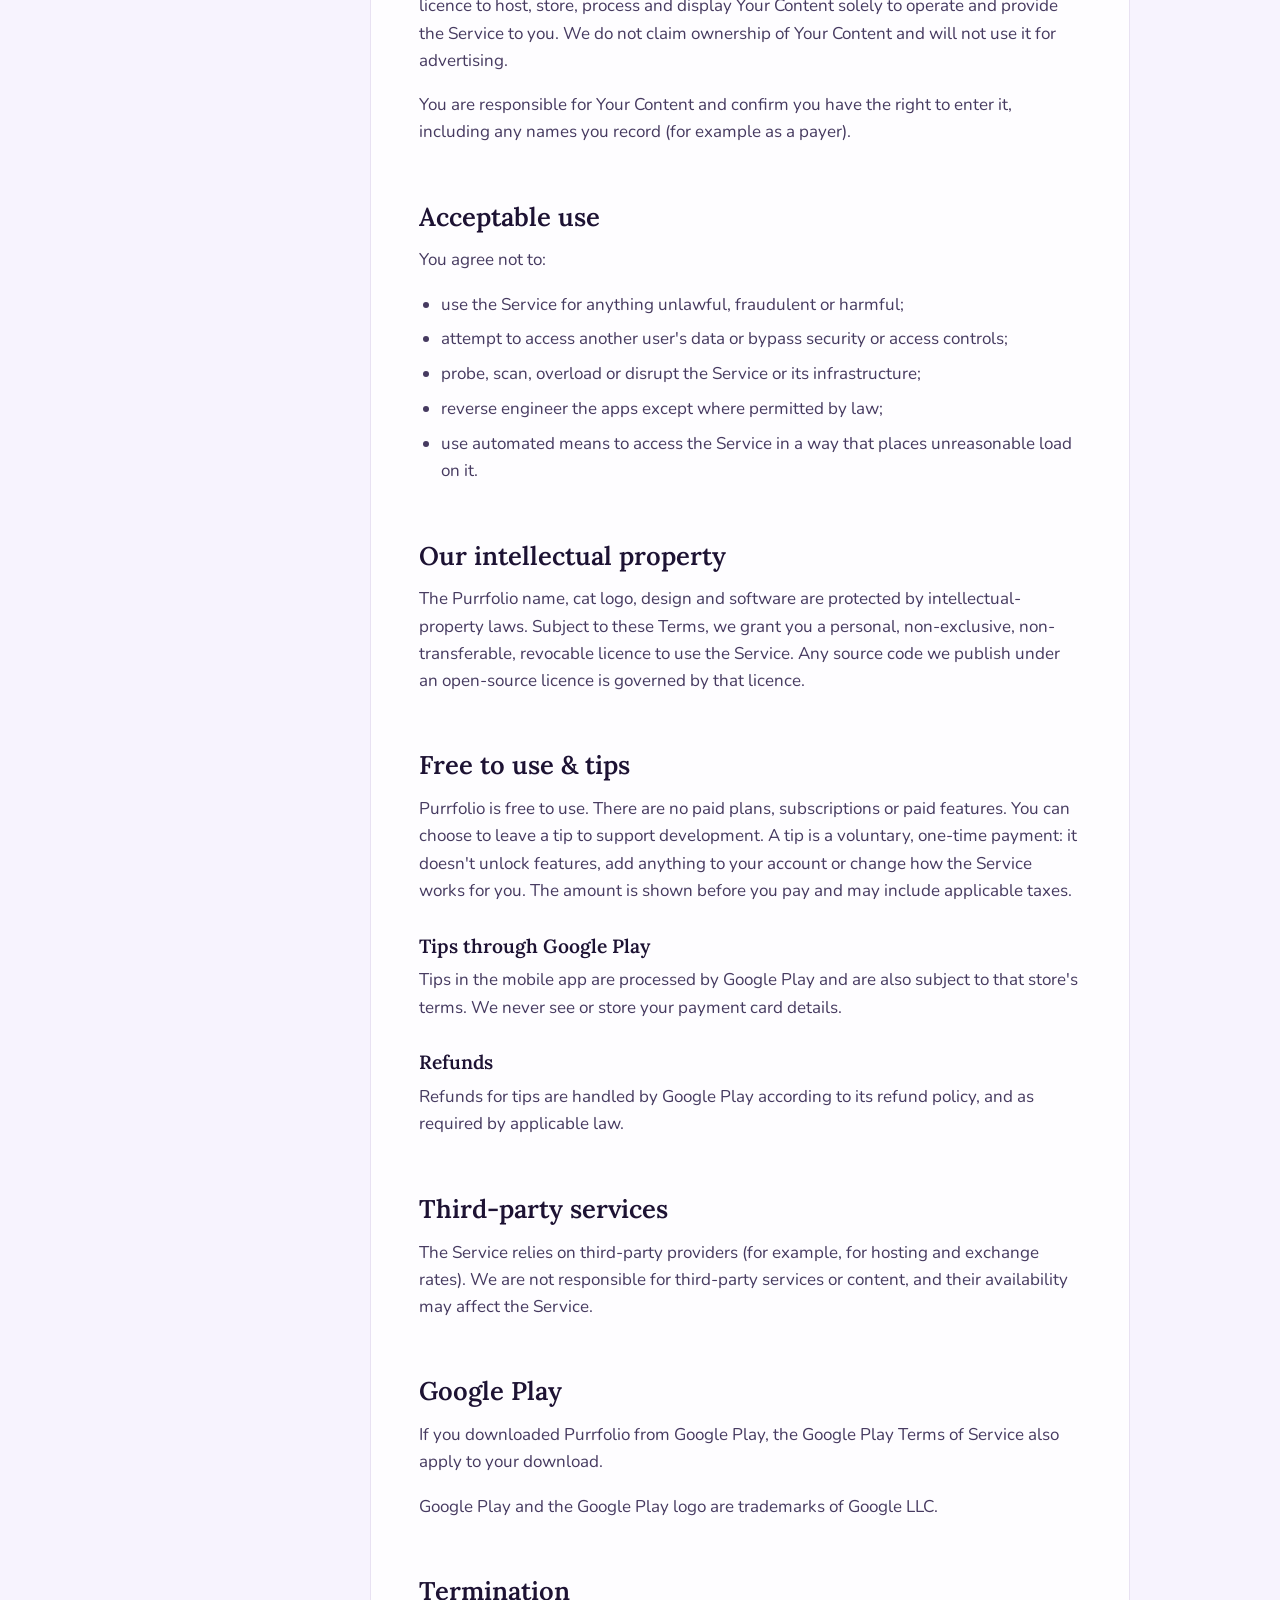
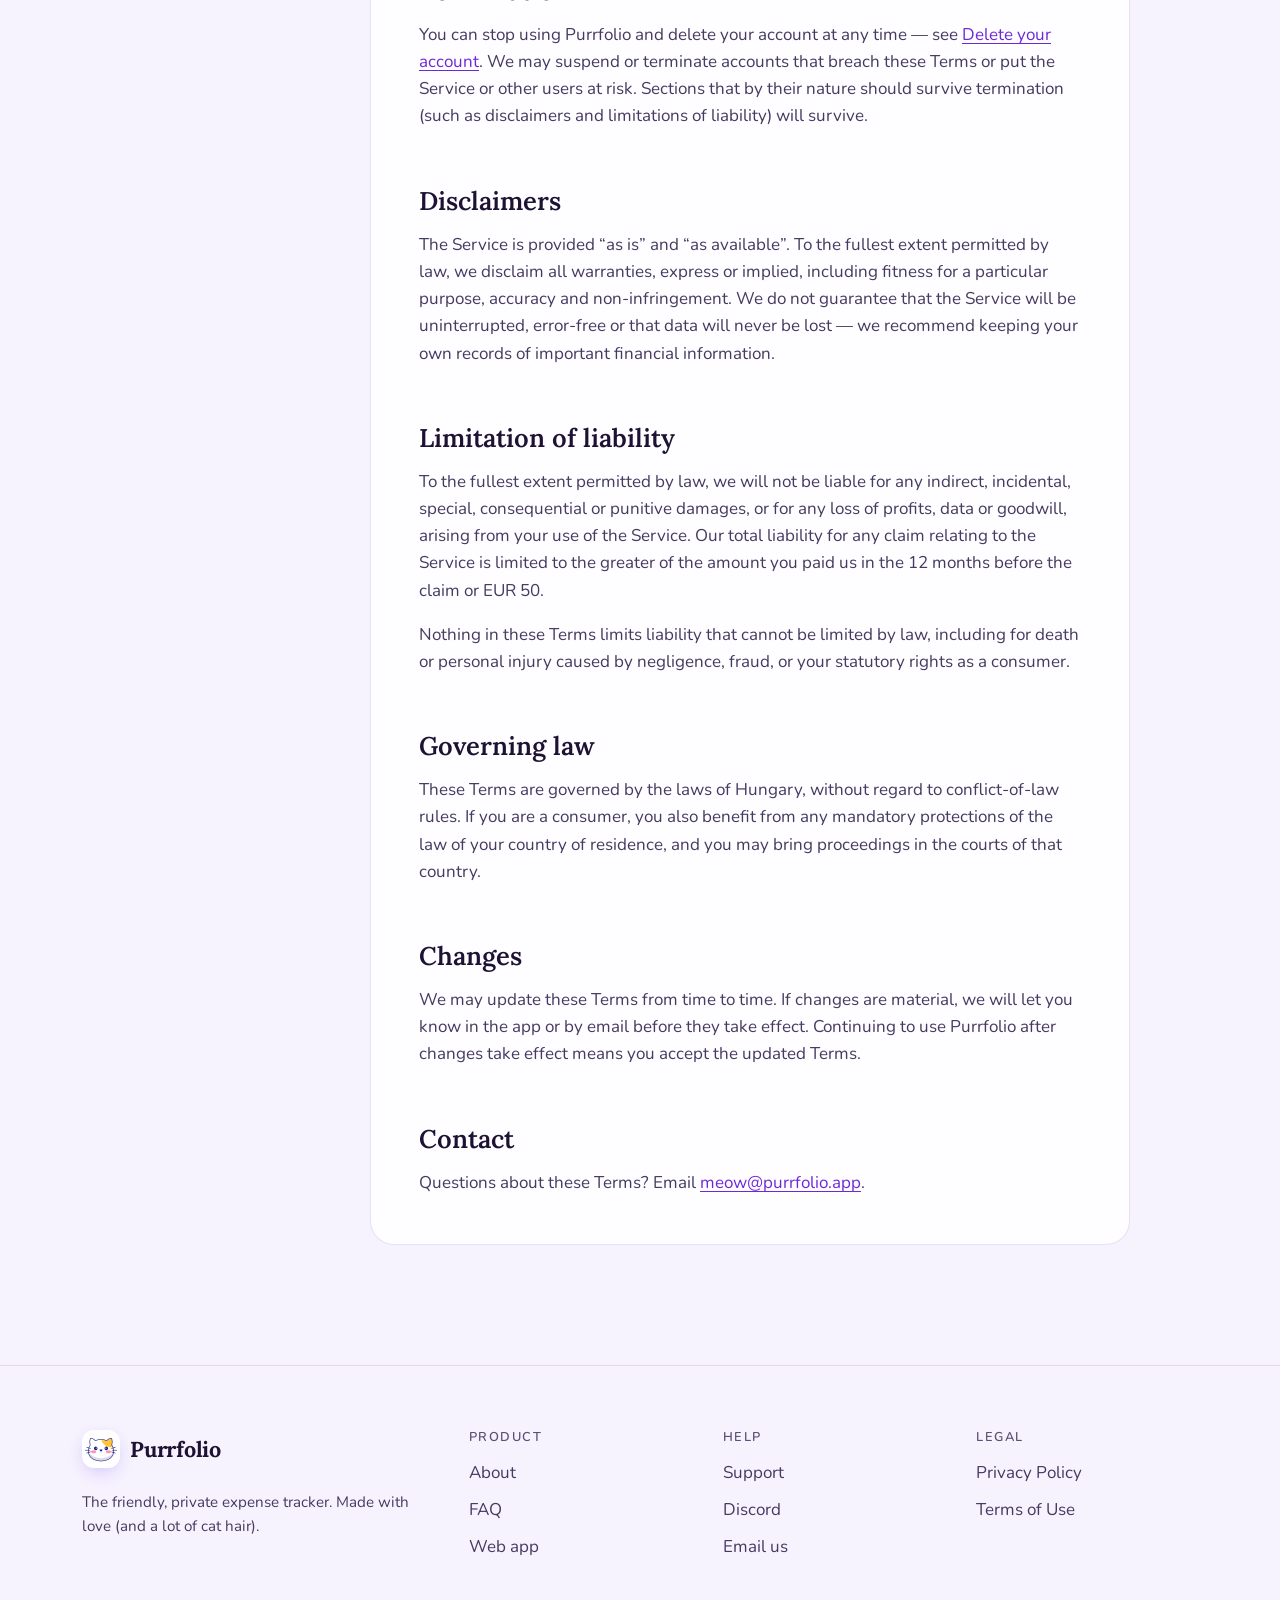
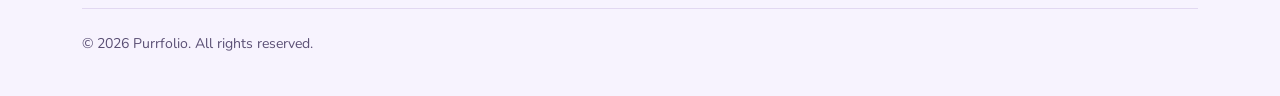
<file: terms.html>
<!doctype html>
<html lang="en" class="no-js">
<head>
  <meta charset="utf-8">
  <meta name="viewport" content="width=device-width, initial-scale=1, viewport-fit=cover">
  <title>Terms of Use — Purrfolio</title>
  <meta name="description" content="The terms that apply when you use Purrfolio.">
  <meta name="theme-color" content="#0a0614">
  <script>(function(){var t;try{t=localStorage.getItem('theme')}catch(e){}if(t!=='light'&&t!=='dark')t=window.matchMedia&&matchMedia('(prefers-color-scheme: light)').matches?'light':'dark';document.documentElement.setAttribute('data-theme',t)})();</script>
  <link rel="icon" type="image/png" href="assets/logo.png">
  <link rel="apple-touch-icon" href="assets/apple-touch-icon.png">
  <link rel="preconnect" href="https://fonts.googleapis.com">
  <link rel="preconnect" href="https://fonts.gstatic.com" crossorigin>
  <link href="https://fonts.googleapis.com/css2?family=Lora:ital,wght@0,500;0,600;0,700;1,600&family=Nunito:wght@400;600;700;800;900&display=swap" rel="stylesheet">
  <link rel="stylesheet" href="assets/styles.css">
  <script defer src="assets/main.js"></script>
</head>
<body>
  <a class="skip-link" href="#main">Skip to content</a>
  <div class="aurora" aria-hidden="true"><span></span><span></span><span></span></div>
  <div class="grain" aria-hidden="true"></div>

  <header class="nav">
    <nav class="container nav-inner" aria-label="Main">
      <a class="brand" href="./">
        <img src="assets/logo.png" alt="" width="38" height="38">
        <span>Purrfolio</span>
      </a>
      <ul class="nav-links" id="nav-links">
        <li><a class="btn btn-ghost btn-sm" href="https://my.purrfolio.app/login">Log in</a></li>
        <li><a class="btn btn-primary btn-sm" href="https://my.purrfolio.app/signup">Sign up</a></li>
      </ul>
    </nav>
  </header>


  <main id="main">
    <section class="doc-hero">
      <div class="grid-lines" aria-hidden="true"></div>
      <div class="container reveal">
        <span class="kicker">Legal</span>
        <h1>Terms of Use</h1>
        <p>Effective October 3, 2026 · Last updated October 7, 2026</p>
      </div>
    </section>
    <div class="container">
    <div class="doc-layout">
      <aside class="toc reveal" aria-label="On this page"><h2>On this page</h2><ol><li><a href="#accept">Accepting these terms</a></li><li><a href="#service">The Service</a></li><li><a href="#account">Your account</a></li><li><a href="#advice">Not financial advice</a></li><li><a href="#content">Your content</a></li><li><a href="#acceptable">Acceptable use</a></li><li><a href="#ip">Our intellectual property</a></li><li><a href="#fees">Free to use &amp; tips</a></li><li><a href="#third">Third-party services</a></li><li><a href="#stores">Google Play</a></li><li><a href="#termination">Termination</a></li><li><a href="#disclaimer">Disclaimers</a></li><li><a href="#liability">Limitation of liability</a></li><li><a href="#law">Governing law</a></li><li><a href="#changes">Changes</a></li><li><a href="#contact">Contact</a></li></ol></aside>
      <article class="prose reveal">
<h2 id="accept">Accepting these terms</h2>
<p>These Terms of Use (“Terms”) are an agreement between you and Stefánia Péter, the developer of Purrfolio (“we”, “us”). By creating an account or using the Purrfolio apps, web app or website (the “Service”), you agree to these Terms and to our <a href="privacy.html">Privacy Policy</a>. If you do not agree, please do not use the Service.</p>
<p>You must be at least 16 years old (or the age of digital consent in your country, if higher) to use Purrfolio.</p>

<h2 id="service">The Service</h2>
<p>Purrfolio is a personal finance tool that helps you record and organise your own income, expenses, accounts and planned payments, and view statistics and estimates based on that information. Purrfolio does not connect to banks, hold money, make payments, or provide any regulated financial service.</p>
<p>We are continually improving Purrfolio and may add, change or remove features at any time.</p>

<h2 id="account">Your account</h2>
<ul>
  <li>Provide a valid email address and keep your password secure and confidential.</li>
  <li>You are responsible for all activity under your account. Tell us promptly at <a href="mailto:support@purrfolio.app">support@purrfolio.app</a> if you suspect unauthorised access.</li>
  <li>One person per account — accounts are personal and non-transferable.</li>
</ul>

<h2 id="advice">Not financial advice</h2>
<div class="callout"><span class="ico">💡</span><div>Purrfolio is for informational and organisational purposes only. Balances, statistics, comparisons, predictions and currency conversions are calculated from the data you enter and from third-party reference exchange rates, and may be incomplete or inaccurate. Nothing in the Service is financial, investment, tax or legal advice. Always verify important figures with your bank or a qualified professional.</div></div>

<h2 id="content">Your content</h2>
<p>You own the data you enter into Purrfolio (“Your Content”). You grant us a limited licence to host, store, process and display Your Content solely to operate and provide the Service to you. We do not claim ownership of Your Content and will not use it for advertising.</p>
<p>You are responsible for Your Content and confirm you have the right to enter it, including any names you record (for example as a payer).</p>

<h2 id="acceptable">Acceptable use</h2>
<p>You agree not to:</p>
<ul>
  <li>use the Service for anything unlawful, fraudulent or harmful;</li>
  <li>attempt to access another user's data or bypass security or access controls;</li>
  <li>probe, scan, overload or disrupt the Service or its infrastructure;</li>
  <li>reverse engineer the apps except where permitted by law;</li>
  <li>use automated means to access the Service in a way that places unreasonable load on it.</li>
</ul>

<h2 id="ip">Our intellectual property</h2>
<p>The Purrfolio name, cat logo, design and software are protected by intellectual-property laws. Subject to these Terms, we grant you a personal, non-exclusive, non-transferable, revocable licence to use the Service. Any source code we publish under an open-source licence is governed by that licence.</p>

<h2 id="fees">Free to use &amp; tips</h2>
<p>Purrfolio is free to use. There are no paid plans, subscriptions or paid features. You can choose to leave a tip to support development. A tip is a voluntary, one-time payment: it doesn't unlock features, add anything to your account or change how the Service works for you. The amount is shown before you pay and may include applicable taxes.</p>
<h3>Tips through Google Play</h3>
<p>Tips in the mobile app are processed by Google Play and are also subject to that store's terms. We never see or store your payment card details.</p>
<h3>Refunds</h3>
<p>Refunds for tips are handled by Google Play according to its refund policy, and as required by applicable law.</p>

<h2 id="third">Third-party services</h2>
<p>The Service relies on third-party providers (for example, for hosting and exchange rates). We are not responsible for third-party services or content, and their availability may affect the Service.</p>

<h2 id="stores">Google Play</h2>
<p>If you downloaded Purrfolio from Google Play, the Google Play Terms of Service also apply to your download.</p>
<p>Google Play and the Google Play logo are trademarks of Google LLC.</p>

<h2 id="termination">Termination</h2>
<p>You can stop using Purrfolio and delete your account at any time — see <a href="delete-account.html">Delete your account</a>. We may suspend or terminate accounts that breach these Terms or put the Service or other users at risk. Sections that by their nature should survive termination (such as disclaimers and limitations of liability) will survive.</p>

<h2 id="disclaimer">Disclaimers</h2>
<p>The Service is provided “as is” and “as available”. To the fullest extent permitted by law, we disclaim all warranties, express or implied, including fitness for a particular purpose, accuracy and non-infringement. We do not guarantee that the Service will be uninterrupted, error-free or that data will never be lost — we recommend keeping your own records of important financial information.</p>

<h2 id="liability">Limitation of liability</h2>
<p>To the fullest extent permitted by law, we will not be liable for any indirect, incidental, special, consequential or punitive damages, or for any loss of profits, data or goodwill, arising from your use of the Service. Our total liability for any claim relating to the Service is limited to the greater of the amount you paid us in the 12 months before the claim or EUR 50.</p>
<p>Nothing in these Terms limits liability that cannot be limited by law, including for death or personal injury caused by negligence, fraud, or your statutory rights as a consumer.</p>

<h2 id="law">Governing law</h2>
<p>These Terms are governed by the laws of Hungary, without regard to conflict-of-law rules. If you are a consumer, you also benefit from any mandatory protections of the law of your country of residence, and you may bring proceedings in the courts of that country.</p>

<h2 id="changes">Changes</h2>
<p>We may update these Terms from time to time. If changes are material, we will let you know in the app or by email before they take effect. Continuing to use Purrfolio after changes take effect means you accept the updated Terms.</p>

<h2 id="contact">Contact</h2>
<p>Questions about these Terms? Email <a href="mailto:meow@purrfolio.app">meow@purrfolio.app</a>.</p>
      </article>
    </div>
    </div>
  </main>

  <footer class="footer">
    <div class="container">
      <div class="footer-grid">
        <div>
          <a class="brand" href="./"><img src="assets/logo.png" alt="" width="38" height="38"><span>Purrfolio</span></a>
          <p class="footer-blurb">The friendly, private expense tracker. Made with love (and a lot of cat hair).</p>
        </div>
        <div>
          <h4>Product</h4>
          <ul>
            <li><a href="about.html">About</a></li>
            <li><a href="./#faq">FAQ</a></li>
            <li><a href="https://my.purrfolio.app">Web app</a></li>
          </ul>
        </div>
        <div>
          <h4>Help</h4>
          <ul>
            <li><a href="support.html">Support</a></li>
            <li><a href="https://discord.gg/PWwK8bvvQa">Discord</a></li>
            <li><a href="mailto:meow@purrfolio.app">Email us</a></li>
          </ul>
        </div>
        <div>
          <h4>Legal</h4>
          <ul>
            <li><a href="privacy.html">Privacy Policy</a></li>
            <li><a href="terms.html">Terms of Use</a></li>
          </ul>
        </div>
      </div>
      <div class="footer-bottom">
        <span>© <span id="year">2026</span> Purrfolio. All rights reserved.</span>
      </div>
    </div>
  </footer>
</body>
</html>
</file>
<file: assets/styles.css>
/* ==========================================================================
   Purrfolio landing site
   Tokens mirror the Purrfolio app (violet → magenta → pink brand gradient,
   Lora display + Nunito body).
   ========================================================================== */

/* Colour tokens. Dark is the default. */
:root {
  --bg: #0a0614;
  --bg-2: #120b24;
  --surface: rgba(255, 255, 255, 0.04);
  --surface-strong: rgba(255, 255, 255, 0.07);
  --border: rgba(255, 255, 255, 0.09);
  --border-strong: rgba(255, 255, 255, 0.16);

  --text: #f3eefe;
  --text-soft: #c9bfe0;
  --text-muted: #b3a9c9;

  --violet: #a78bfa;
  --violet-deep: #7433e6;
  --magenta: #b62ad9;
  --pink: #f472b6;
  --cyan: #22d3ee;
  --amber: #fbbf24;
  --green: #34d399;
  --red: #fb7185;

  --overlay: 255, 255, 255;
  --nav-bg: rgba(10, 6, 20, 0.72);
  --menu-bg: rgba(18, 11, 36, 0.96);
  --glass: rgba(22, 15, 40, 0.78);
  --prose-bg: rgba(18, 11, 36, 0.7);
  --inset: rgba(0, 0, 0, 0.35);
  --inset-soft: rgba(0, 0, 0, 0.25);
  --card-bg: linear-gradient(180deg, rgba(255,255,255,0.055), rgba(255,255,255,0.02));
  --panel-bg: linear-gradient(180deg, rgba(255,255,255,0.07), rgba(255,255,255,0.025));
  --shadow: rgba(0, 0, 0, 0.8);
  --aurora-opacity: 1;
  --grain-opacity: 0.06;

  /* Purrfolio app palette (mirrors the app's lib/theme.ts) for the phone preview */
  --app-bg: #0c0b10;
  --app-surface: #140e24;
  --app-border: #2c2346;
  --app-text: #f4efff;
  --app-heading: #ffffff;
  --app-muted: #b3a7d0;
  --app-accent: #a78bfa;
  --app-accent-light: #251a45;
  --app-income: #4ef0a8;
  --app-expense: #ff6b7d;
  --app-tabbar: #1a1330;
  --app-shadow: rgba(0, 0, 0, 0.5);
  --app-gradient: linear-gradient(90deg, #7c4dff, #c026d3, #f43f75);

  --gradient: linear-gradient(120deg, #6d28d9 0%, #a21caf 50%, #be185d 100%);
  --gradient-text: linear-gradient(100deg, #ffffff 0%, #d8c8ff 35%, #f9a8d4 75%, #fbbf24 110%);
  --gradient-card:
    radial-gradient(120% 140% at 100% 0%, rgba(190, 24, 93, 0.85) 0%, transparent 55%),
    radial-gradient(90% 120% at 0% 100%, rgba(14, 116, 144, 0.6) 0%, transparent 55%),
    linear-gradient(135deg, #2c1370 0%, #5b21b6 50%, #86198f 100%);
  --gradient-soft-text: linear-gradient(100deg, #c4b5fd, #f9a8d4);

  color-scheme: dark;
}

:root[data-theme="light"] {
  --bg: #f7f3fe;
  --bg-2: #efe7fd;
  --surface: rgba(255, 255, 255, 0.7);
  --surface-strong: #ffffff;
  --border: rgba(76, 29, 149, 0.12);
  --border-strong: rgba(76, 29, 149, 0.22);

  --text: #1d1233;
  --text-soft: #463a60;
  --text-muted: #5b5075;

  --violet: #6d28d9;
  --violet-deep: #6d28d9;
  --magenta: #a21caf;
  --pink: #be185d;
  --cyan: #0e7490;
  --amber: #b45309;
  --green: #047857;
  --red: #be123c;

  --overlay: 76, 29, 149;
  --nav-bg: rgba(247, 243, 254, 0.8);
  --menu-bg: rgba(255, 255, 255, 0.97);
  --glass: rgba(255, 255, 255, 0.85);
  --prose-bg: rgba(255, 255, 255, 0.8);
  --inset: rgba(76, 29, 149, 0.05);
  --inset-soft: rgba(255, 255, 255, 0.7);
  --card-bg: rgba(255, 255, 255, 0.72);
  --panel-bg: rgba(255, 255, 255, 0.85);
  --shadow: rgba(60, 30, 110, 0.22);
  --aurora-opacity: 0.45;
  --grain-opacity: 0.03;

  --app-bg: #f6f6f8;
  --app-surface: #ffffff;
  --app-border: #e8e1f6;
  --app-text: #5f4c79;
  --app-heading: #2b1452;
  --app-muted: #9a8cab;
  --app-accent: #7433e6;
  --app-accent-light: #f1eafe;
  --app-income: #0f7a57;
  --app-expense: #e0344a;
  --app-tabbar: #ffffff;
  --app-shadow: rgba(60, 30, 110, 0.18);
  --app-gradient: linear-gradient(90deg, #7433e6, #b62ad9, #ec3f7a);

  --gradient-text: linear-gradient(100deg, #2e1065 0%, #6d28d9 40%, #be185d 80%, #b45309 110%);
  --gradient-soft-text: linear-gradient(100deg, #6d28d9, #be185d);

  color-scheme: light;
}

:root {
  --paw: url("data:image/svg+xml,%3Csvg xmlns='http://www.w3.org/2000/svg' viewBox='0 0 24 24' fill='white'%3E%3Cellipse cx='12' cy='16.2' rx='5.2' ry='4.4'/%3E%3Cellipse cx='5' cy='10.6' rx='2.1' ry='2.7'/%3E%3Cellipse cx='9.4' cy='6' rx='2.1' ry='2.8'/%3E%3Cellipse cx='14.6' cy='6' rx='2.1' ry='2.8'/%3E%3Cellipse cx='19' cy='10.6' rx='2.1' ry='2.7'/%3E%3C/svg%3E");
  --font-display: 'Lora', Georgia, serif;
  --font-body: 'Nunito', ui-sans-serif, system-ui, -apple-system, sans-serif;

  --radius-sm: 10px;
  --radius-md: 16px;
  --radius-lg: 24px;
  --radius-xl: 32px;

  --ease-out: cubic-bezier(0.22, 1, 0.36, 1);
  --ease-spring: cubic-bezier(0.34, 1.56, 0.64, 1);

  --container: 1180px;
  --gutter: clamp(16px, 4vw, 32px);
}

*,
*::before,
*::after { box-sizing: border-box; }

html { scroll-behavior: smooth; -webkit-text-size-adjust: 100%; overflow-x: clip; }

body {
  margin: 0;
  font-family: var(--font-body);
  font-size: 17px;
  line-height: 1.6;
  color: var(--text-soft);
  background: var(--bg);
  overflow-x: hidden;
  -webkit-font-smoothing: antialiased;
}

img { max-width: 100%; display: block; }
a { color: inherit; }
h1, h2, h3, h4 { font-family: var(--font-display); color: var(--text); line-height: 1.15; margin: 0; font-weight: 600; }
p { margin: 0; }

:focus-visible { outline: 2px solid var(--violet); outline-offset: 3px; border-radius: 6px; }

.skip-link {
  position: absolute; left: 16px; top: -60px; z-index: 100;
  background: var(--violet-deep); color: #fff; padding: 10px 16px; border-radius: 10px;
  text-decoration: none; font-weight: 700; transition: top 0.2s;
}
.skip-link:focus { top: 16px; }

.container { width: 100%; max-width: var(--container); margin: 0 auto; padding: 0 var(--gutter); }

.gradient-text {
  background: var(--gradient-text);
  -webkit-background-clip: text; background-clip: text;
  color: transparent;
}

/* ---------- Background: aurora + grain ---------- */

.aurora {
  position: fixed; inset: 0; z-index: -2; pointer-events: none; overflow: hidden; opacity: var(--aurora-opacity);
}
.aurora span {
  position: absolute; border-radius: 50%; filter: blur(90px); opacity: 0.55;
  will-change: transform;
}
.aurora span:nth-child(1) { width: 52vw; height: 52vw; background: #6d28d9; top: -18vw; left: -12vw; animation: drift1 28s ease-in-out infinite alternate; }
.aurora span:nth-child(2) { width: 42vw; height: 42vw; background: #db2777; top: 10vh; right: -16vw; opacity: 0.35; animation: drift2 32s ease-in-out infinite alternate; }
.aurora span:nth-child(3) { width: 38vw; height: 38vw; background: #0891b2; bottom: -20vw; left: 20vw; opacity: 0.25; animation: drift3 36s ease-in-out infinite alternate; }

@keyframes drift1 { to { transform: translate(10vw, 8vh) scale(1.1); } }
@keyframes drift2 { to { transform: translate(-8vw, 14vh) scale(0.9); } }
@keyframes drift3 { to { transform: translate(12vw, -10vh) scale(1.15); } }

.grain {
  position: fixed; inset: 0; z-index: -1; pointer-events: none; opacity: var(--grain-opacity);
  background-image: url("data:image/svg+xml,%3Csvg xmlns='http://www.w3.org/2000/svg' width='160' height='160'%3E%3Cfilter id='n'%3E%3CfeTurbulence type='fractalNoise' baseFrequency='0.9' numOctaves='3' stitchTiles='stitch'/%3E%3C/filter%3E%3Crect width='100%25' height='100%25' filter='url(%23n)'/%3E%3C/svg%3E");
}

.grid-lines {
  position: absolute; inset: 0; z-index: -1; pointer-events: none;
  background-image:
    linear-gradient(rgba(var(--overlay), 0.035) 1px, transparent 1px),
    linear-gradient(90deg, rgba(var(--overlay), 0.035) 1px, transparent 1px);
  background-size: 64px 64px;
  mask-image: radial-gradient(ellipse 70% 60% at 50% 30%, #000 30%, transparent 75%);
  -webkit-mask-image: radial-gradient(ellipse 70% 60% at 50% 30%, #000 30%, transparent 75%);
}

/* ---------- Navigation ---------- */

.nav {
  position: sticky; top: 0; z-index: 50;
  transition: background 0.3s, border-color 0.3s, backdrop-filter 0.3s;
  border-bottom: 1px solid transparent;
}
.nav.is-scrolled {
  background: var(--nav-bg);
  backdrop-filter: blur(18px) saturate(160%);
  -webkit-backdrop-filter: blur(18px) saturate(160%);
  border-bottom-color: var(--border);
}
.nav-inner { display: flex; align-items: center; justify-content: space-between; height: 72px; gap: 16px; }

.brand { display: inline-flex; align-items: center; gap: 10px; text-decoration: none; }
.brand img { width: 38px; height: 38px; border-radius: 12px; background: #fff; padding: 3px; box-shadow: 0 6px 20px -6px rgba(167, 139, 250, 0.7); }
.brand span { font-family: var(--font-display); font-weight: 700; font-size: 1.35rem; color: var(--text); letter-spacing: -0.01em; }

.nav-links { display: flex; align-items: center; gap: 12px; list-style: none; margin: 0; padding: 0; }
.nav-links a {
  text-decoration: none; color: var(--text-soft); font-weight: 600; font-size: 0.95rem;
  padding: 8px 14px; border-radius: 999px; transition: color 0.2s, background 0.2s;
}
.nav-links a:not(.btn):hover, .nav-links a[aria-current="page"] { color: var(--text); background: var(--surface-strong); }
.nav-links .btn { padding: 10px 16px; }
.nav-links .btn-primary { color: #fff; }
.nav-links .btn-ghost { color: var(--text); }

/* The nav only holds Log in / Sign up, so they stay visible on mobile too. */
@media (max-width: 480px) {
  .nav-inner { gap: 8px; }
  .brand span { font-size: 1.2rem; }
  .nav-links { gap: 6px; }
  .nav-links .btn { padding: 9px 14px; font-size: 0.9rem; }
}

/* ---------- Buttons ---------- */

.btn {
  display: inline-flex; align-items: center; gap: 10px; text-decoration: none; cursor: pointer;
  font-family: var(--font-body); font-weight: 800; font-size: 0.98rem; line-height: 1;
  padding: 14px 22px; border-radius: 999px; border: 1px solid transparent;
  transition: transform 0.35s var(--ease-spring), box-shadow 0.35s var(--ease-out), background 0.3s, border-color 0.3s;
}
.btn:hover { transform: translateY(-2px); }
.btn-primary {
  color: #fff; background: var(--gradient); background-size: 200% 100%; background-origin: border-box;
  box-shadow: 0 12px 34px -10px rgba(182, 42, 217, 0.75), inset 0 1px 0 rgba(255,255,255,0.25);
}
.btn-primary:hover { background-position: 100% 0; box-shadow: 0 18px 44px -10px rgba(236, 63, 122, 0.8), inset 0 1px 0 rgba(255,255,255,0.25); }
.btn-ghost { color: var(--text); background: var(--surface-strong); border-color: var(--border-strong); }
.btn-ghost:hover { background: rgba(var(--overlay), 0.1); }
.btn-sm { padding: 10px 16px; font-size: 0.9rem; }

.store-btn {
  display: inline-flex; align-items: center; gap: 12px; text-decoration: none; text-align: left;
  padding: 10px 20px 10px 16px; border-radius: 16px; min-width: 190px;
  background: #000; color: #fff; border: 1px solid rgba(255,255,255,0.22);
  transition: transform 0.35s var(--ease-spring), border-color 0.3s, box-shadow 0.3s;
}
.store-btn:hover { transform: translateY(-3px); border-color: rgba(255,255,255,0.5); box-shadow: 0 16px 40px -14px rgba(167, 139, 250, 0.7); }
.store-btn svg { width: 28px; height: 28px; flex-shrink: 0; }
.store-btn small { display: block; font-size: 0.68rem; letter-spacing: 0.04em; opacity: 0.9; line-height: 1.2; }
.store-btn strong { display: block; font-size: 1.15rem; font-weight: 700; line-height: 1.15; }

/* ---------- Theme switch (day / night) ---------- */

.theme-switch {
  position: fixed; right: 24px; bottom: 24px; z-index: 60;
  width: 76px; height: 38px; padding: 0; border: 0; border-radius: 999px; cursor: pointer;
  background: none; box-shadow: 0 14px 30px -12px var(--shadow);
}
.theme-switch:focus-visible { outline-offset: 4px; border-radius: 999px; }

.ts-track {
  position: absolute; inset: 0; overflow: hidden; border-radius: inherit;
  background: linear-gradient(180deg, #3b9df5 0%, #8fd0ff 100%);
  box-shadow: inset 0 2px 5px rgba(0, 0, 0, 0.25), inset 0 -1px 2px rgba(255, 255, 255, 0.35);
  transition: background 0.6s var(--ease-out);
}
:root[data-theme="dark"] .ts-track { background: linear-gradient(180deg, #0b1033 0%, #24245e 100%); }

.ts-knob {
  position: absolute; top: 4px; left: 4px; width: 30px; height: 30px; border-radius: 50%;
  background: radial-gradient(circle at 35% 30%, #fff3b0 0%, #fcd34d 45%, #f59e0b 100%);
  box-shadow:
    0 0 0 7px rgba(255, 255, 255, 0.16),
    0 0 0 14px rgba(255, 255, 255, 0.1),
    0 0 0 21px rgba(255, 255, 255, 0.06),
    0 2px 6px rgba(0, 0, 0, 0.3);
  transition: transform 0.6s var(--ease-spring), background 0.6s var(--ease-out);
}
:root[data-theme="dark"] .ts-knob {
  transform: translateX(38px) rotate(360deg);
  background: radial-gradient(circle at 35% 30%, #ffffff 0%, #e2e8f0 50%, #a8b3c7 100%);
}
.ts-knob i {
  position: absolute; border-radius: 50%; background: #9aa5b8;
  box-shadow: inset 1px 1px 2px rgba(0, 0, 0, 0.25);
  opacity: 0; transition: opacity 0.4s;
}
.ts-knob i:nth-child(1) { width: 8px; height: 8px; top: 7px; left: 14px; }
.ts-knob i:nth-child(2) { width: 5px; height: 5px; top: 17px; left: 7px; }
.ts-knob i:nth-child(3) { width: 4px; height: 4px; top: 19px; left: 18px; }
:root[data-theme="dark"] .ts-knob i { opacity: 1; transition-delay: 0.2s; }

.ts-clouds { position: absolute; inset: 0; transition: transform 0.6s var(--ease-out), opacity 0.4s; }
.ts-clouds i { position: absolute; border-radius: 999px; background: #fff; }
.ts-clouds i::before, .ts-clouds i::after { content: ''; position: absolute; border-radius: 50%; background: inherit; }
.ts-clouds i:nth-child(1) { width: 28px; height: 10px; right: 6px; bottom: 7px; }
.ts-clouds i:nth-child(1)::before { width: 14px; height: 14px; left: 4px; top: -7px; }
.ts-clouds i:nth-child(1)::after { width: 10px; height: 10px; left: 14px; top: -4px; }
.ts-clouds i:nth-child(2) { width: 18px; height: 7px; right: 20px; top: 9px; opacity: 0.75; }
.ts-clouds i:nth-child(2)::before { width: 9px; height: 9px; left: 3px; top: -5px; }
.ts-clouds i:nth-child(2)::after { width: 7px; height: 7px; left: 9px; top: -3px; }
:root[data-theme="dark"] .ts-clouds { transform: translateY(36px); opacity: 0; }

.ts-stars { position: absolute; inset: 0; transform: translateY(-36px); opacity: 0; transition: transform 0.6s var(--ease-out), opacity 0.4s; }
.ts-stars i { position: absolute; width: 3px; height: 3px; border-radius: 50%; background: #fff; box-shadow: 0 0 4px rgba(255, 255, 255, 0.9); }
.ts-stars i:nth-child(1) { top: 8px; left: 10px; }
.ts-stars i:nth-child(2) { top: 20px; left: 20px; width: 2px; height: 2px; }
.ts-stars i:nth-child(3) { top: 11px; left: 30px; width: 2px; height: 2px; }
.ts-stars i:nth-child(4) { top: 26px; left: 9px; width: 2px; height: 2px; }
.ts-stars i:nth-child(5) { top: 6px; left: 22px; width: 2px; height: 2px; }
:root[data-theme="dark"] .ts-stars { transform: none; opacity: 1; }
:root[data-theme="dark"] .ts-stars i { animation: twinkle 2.4s ease-in-out infinite; }
.ts-stars i:nth-child(2n) { animation-delay: -1.2s; }
.ts-stars i:nth-child(3n) { animation-delay: -0.6s; }
@keyframes twinkle { 50% { opacity: 0.35; } }

/* ---------- Hero ---------- */

.hero { position: relative; padding: clamp(40px, 7vw, 90px) 0 clamp(60px, 8vw, 110px); }
.hero-grid { display: grid; grid-template-columns: 1.05fr 0.95fr; gap: clamp(32px, 5vw, 64px); align-items: center; }

.eyebrow {
  display: inline-flex; align-items: center; gap: 8px;
  padding: 6px 14px 6px 6px; border-radius: 999px;
  background: var(--surface-strong); border: 1px solid var(--border-strong);
  font-size: 0.85rem; font-weight: 700; color: var(--text);
}
.eyebrow .pill { background: var(--gradient); color: #fff; padding: 3px 10px; border-radius: 999px; font-size: 0.75rem; letter-spacing: 0.04em; text-transform: uppercase; }

.hero h1 { font-size: clamp(2.6rem, 6.4vw, 4.9rem); letter-spacing: -0.025em; margin: 22px 0 22px; }
.hero h1 em { font-style: italic; }
.hero-lead { font-size: clamp(1.05rem, 1.6vw, 1.25rem); max-width: 34em; color: var(--text-soft); }
.hero-ctas { display: flex; flex-wrap: wrap; gap: 14px; margin-top: 34px; }
.hero-meta { display: flex; flex-wrap: wrap; gap: 8px 22px; margin-top: 28px; font-size: 0.92rem; color: var(--text-muted); }
.hero-meta span { display: inline-flex; align-items: center; gap: 8px; }
.hero-meta svg { width: 18px; height: 18px; color: var(--green); }

/* ---------- Phone mockup ---------- */

.phone-stage { position: relative; display: flex; justify-content: center; perspective: 1400px; }
.phone-glow {
  position: absolute; width: 80%; aspect-ratio: 1; border-radius: 50%;
  background: conic-gradient(from 0deg, #7433e6, #ec3f7a, #fbbf24, #22d3ee, #7433e6);
  filter: blur(70px); opacity: 0.45; top: 10%;
  animation: spin 18s linear infinite;
}
@keyframes spin { to { transform: rotate(360deg); } }

.phone {
  position: relative; width: min(330px, 82vw); aspect-ratio: 9 / 19;
  border-radius: 48px; padding: 12px;
  background: linear-gradient(145deg, #2a2147, #120b24);
  box-shadow:
    0 0 0 1.5px rgba(255,255,255,0.14),
    0 50px 100px -30px var(--shadow),
    inset 0 0 0 1px rgba(255,255,255,0.06);
  transform: rotateY(-14deg) rotateX(6deg) rotateZ(1deg);
  transform-style: preserve-3d;
  transition: transform 0.8s var(--ease-out);
  animation: floaty 7s ease-in-out infinite;
  color: var(--text-soft);
}
.phone-stage:hover .phone { transform: rotateY(-4deg) rotateX(2deg); }
@keyframes floaty { 50% { translate: 0 -12px; } }

.phone-screen {
  position: relative; height: 100%; border-radius: 38px; overflow: hidden;
  background: var(--app-bg); padding: 40px 0 0; display: flex; flex-direction: column;
}
.phone-notch { position: absolute; top: 12px; left: 50%; translate: -50% 0; width: 96px; height: 26px; border-radius: 20px; background: #000; z-index: 2; }

/* Amount colours used across the page */
.val.neg { color: var(--red); }
.val.pos { color: var(--green); }

/* Phone preview: a scaled-down copy of the Purrfolio app's dashboard */
.app { color: var(--app-text); font-family: var(--font-body); transition: background 0.4s; }
.app svg { fill: none; stroke: currentColor; stroke-width: 2; stroke-linecap: round; stroke-linejoin: round; }
.app svg.fill { fill: currentColor; stroke: none; }

.app-bar { display: flex; align-items: center; height: 40px; padding: 0 12px; }
.app-bar h4 { flex: 1; text-align: center; font-family: var(--font-display); font-weight: 700; font-size: 1.1rem; letter-spacing: -0.02em; color: var(--app-heading); }
.app-bar-side { width: 30px; }
.app-icon-btn {
  width: 30px; height: 30px; border-radius: 11px; display: grid; place-items: center;
  background: var(--app-surface); border: 1px solid var(--app-border); color: var(--app-text);
  box-shadow: 0 2px 6px var(--app-shadow);
}
.app-icon-btn svg { width: 16px; height: 16px; }

.app-scroll { flex: 1; min-height: 0; overflow: hidden; padding: 8px 12px 0; display: flex; flex-direction: column; gap: 8px; }

.app-period { display: flex; align-items: center; justify-content: space-between; color: var(--app-muted); padding: 0 2px; }
.app-period > svg { width: 16px; height: 16px; }
.app-period b { display: inline-flex; align-items: center; gap: 2px; color: var(--app-text); font-size: 0.78rem; font-weight: 800; }
.app-period b svg { width: 12px; height: 12px; }

.app-cashflow {
  position: relative; overflow: hidden; border-radius: 20px; padding: 14px 16px 16px; display: grid; gap: 11px; color: #fff;
  background:
    radial-gradient(75% 75% at 100% 0%, rgba(255, 110, 170, 0.85), rgba(255, 110, 170, 0) 100%),
    linear-gradient(135deg, #2c1370, #5a22c8 55%, #9b2bc9);
  box-shadow: 0 14px 22px -12px rgba(92, 34, 200, 0.6);
}
.cf-pill {
  justify-self: start; display: inline-flex; align-items: center; gap: 6px; padding: 3px 9px 3px 8px; border-radius: 999px;
  background: rgba(255,255,255,0.14); border: 1px solid rgba(255,255,255,0.2);
  font-size: 0.56rem; font-weight: 800; text-transform: uppercase; letter-spacing: 0.1em;
}
.cf-pill i { width: 5px; height: 5px; border-radius: 50%; background: #7cf5c4; box-shadow: 0 0 6px #7cf5c4; }
.cf-top { display: flex; align-items: flex-end; justify-content: space-between; gap: 8px; }
.cf-top small { display: block; font-size: 0.64rem; font-weight: 700; color: rgba(255,255,255,0.82); }
.cf-top strong { display: block; font-size: 1.45rem; font-weight: 900; letter-spacing: -0.01em; line-height: 1.2; text-shadow: 0 5px 14px rgba(40,0,90,0.35); white-space: nowrap; }
.cf-vs { text-align: right; display: grid; gap: 4px; justify-items: end; }
.cf-vs span { font-size: 0.64rem; font-weight: 800; color: #c9ffe8; padding: 2px 8px; border-radius: 999px; background: rgba(124,245,196,0.2); border: 1px solid rgba(255,255,255,0.25); }
.cf-bar { display: grid; gap: 5px; }
.cf-row { display: flex; justify-content: space-between; font-size: 0.68rem; }
.cf-row span { font-weight: 700; color: rgba(255,255,255,0.9); }
.cf-row b { font-weight: 800; }
.cf-track { height: 7px; border-radius: 4px; overflow: hidden; background: rgba(255,255,255,0.16); }
.cf-track i { display: block; height: 100%; width: var(--w); border-radius: 4px; transform-origin: left; animation: grow 1.4s var(--ease-out) both; }
.cf-track .inc { background: linear-gradient(90deg, #2ee6a6, #8dffd4); }
.cf-track .exp { background: linear-gradient(90deg, #ff6a5b, #ffb36b); animation-delay: 0.15s; }

.app-day { display: flex; justify-content: space-between; margin-top: 6px; padding: 0 3px; font-size: 0.64rem; }
.app-day span { font-weight: 600; color: var(--app-muted); }
.app-day b { font-weight: 700; }
.app-tx {
  display: flex; align-items: center; gap: 8px; padding: 8px; border-radius: 14px;
  background: var(--app-surface); border: 1px solid var(--app-border);
}
.app-tx .emoji { width: 30px; height: 30px; border-radius: 10px; flex-shrink: 0; display: grid; place-items: center; font-size: 0.95rem; background: var(--app-accent-light); }
.app-tx .meta { flex: 1; min-width: 0; display: grid; gap: 1px; }
.app-tx .meta b { font-size: 0.74rem; font-weight: 700; color: var(--app-text); }
.app-tx .meta span { display: inline-flex; align-items: center; gap: 4px; font-size: 0.62rem; color: var(--app-muted); }
.app-tx .meta svg { width: 9px; height: 9px; fill: currentColor; stroke: none; }
.app-tx .val { font-size: 0.74rem; font-weight: 800; white-space: nowrap; }
.app .neg { color: var(--app-expense); }
.app .pos { color: var(--app-income); }

/* Tab bar: the app's floating pill with a notch, scaled by 44/56 (app add button is 56px).
   The pill outline is drawn by main.js so the notch keeps its shape at any width. */
.app-tabbar { position: absolute; left: 9px; right: 9px; bottom: 8px; height: 52px; }
.app-pill { position: absolute; inset: 0; width: 100%; height: 100%; overflow: visible; filter: drop-shadow(0 9px 10px var(--app-shadow)); }
.app-pill path { fill: var(--app-tabbar); stroke: var(--app-border); stroke-width: 1; }
.app-tabs { position: relative; height: 100%; display: flex; align-items: center; padding: 0 6px; }
.app-tabs .tab { flex: 1; position: relative; height: 100%; display: flex; flex-direction: column; align-items: center; justify-content: center; gap: 2px; font-size: 0.54rem; line-height: 1.2; font-weight: 700; color: var(--app-muted); }
.app-tabs .tab svg { width: 17px; height: 17px; }
.app-tabs .tab.is-active { color: var(--app-accent); font-weight: 800; }
.app-tabs .tab.is-active svg { translate: 0 -2px; }
.app-tabs .tab.is-active::after { content: ''; position: absolute; bottom: 5px; width: 14px; height: 2.5px; border-radius: 2px; background: var(--app-gradient); box-shadow: 0 0 5px var(--app-accent); }
.app-tabs .tab-gap { width: 69px; flex-shrink: 0; }
@media (max-width: 400px) {
  .app-tabs { padding: 0 2px; }
  .app-tabs .tab { font-size: 0.46rem; }
  .app-tabs .tab svg { width: 15px; height: 15px; }
}

.app-fab-wrap { position: absolute; left: 50%; top: -12px; translate: -50% 0; width: 44px; display: flex; flex-direction: column; align-items: center; margin-top: -8px; }
.app .app-ears { width: 44px; height: 20px; margin-bottom: -12.5px; fill: var(--app-accent); stroke: none; }
.app-fab {
  position: relative; width: 44px; height: 44px; border-radius: 50%;
  display: grid; place-items: center; color: #fff; background: var(--app-accent);
  box-shadow: 0 0 8px var(--app-accent);
}
.app-fab svg { width: 22px; height: 22px; stroke-width: 2.6; }

.float-badge {
  position: absolute; z-index: 3; display: flex; align-items: center; gap: 10px;
  padding: 10px 14px; border-radius: 16px;
  background: var(--glass); border: 1px solid var(--border-strong);
  backdrop-filter: blur(14px); -webkit-backdrop-filter: blur(14px);
  box-shadow: 0 20px 40px -18px var(--shadow);
  font-size: 0.82rem; color: var(--text); font-weight: 700;
  animation: floaty 6s ease-in-out infinite;
}
.float-badge small { display: block; color: var(--text-muted); font-weight: 600; font-size: 0.72rem; }
.float-badge .ico { width: 34px; height: 34px; border-radius: 11px; display: grid; place-items: center; font-size: 1.05rem; background: var(--bg-c); }
.float-badge.one { top: 14%; left: -2%; animation-delay: -2s; }
.float-badge.two { bottom: 18%; right: -4%; animation-delay: -4s; }

@media (max-width: 960px) {
  .hero-grid { grid-template-columns: 1fr; text-align: center; }
  .hero-lead { margin: 0 auto; }
  .hero-ctas, .hero-meta { justify-content: center; }
  .phone-stage { margin-top: 20px; }
  .phone { transform: none; text-align: left; }
  .float-badge.one { left: 0; }
  .float-badge.two { right: 0; }
}
@media (max-width: 480px) {
  .float-badge { display: none; }
}


/* ---------- Sections ---------- */

.section { position: relative; padding: clamp(72px, 10vw, 130px) 0; }
.section-head { text-align: center; max-width: 720px; margin: 0 auto clamp(40px, 6vw, 64px); }
.kicker {
  display: inline-block; font-weight: 800; font-size: 0.8rem; letter-spacing: 0.14em; text-transform: uppercase;
  background: var(--gradient-soft-text); -webkit-background-clip: text; background-clip: text; color: transparent; margin-bottom: 14px;
}
.section-head h2 { font-size: clamp(2rem, 4.4vw, 3.3rem); letter-spacing: -0.02em; }
.section-head p { margin-top: 18px; font-size: 1.1rem; }

/* ---------- Bento features ---------- */

.bento { display: grid; grid-template-columns: repeat(6, 1fr); gap: 18px; }
.tile {
  --mx: 50%; --my: 50%;
  position: relative; overflow: hidden; isolation: isolate;
  grid-column: span 2; padding: 28px; border-radius: var(--radius-lg);
  background: var(--card-bg);
  border: 1px solid var(--border);
  transition: transform 0.5s var(--ease-out), border-color 0.4s;
}
.tile::before {
  content: ''; position: absolute; inset: 0; z-index: -1; opacity: 0; transition: opacity 0.4s;
  background: radial-gradient(400px circle at var(--mx) var(--my), rgba(167, 139, 250, 0.16), transparent 45%);
}
.tile:hover { border-color: var(--border-strong); transform: translateY(-4px); }
.tile:hover::before { opacity: 1; }
.tile.wide { grid-column: span 4; }
.tile.half { grid-column: span 3; }

.tile-icon {
  width: 52px; height: 52px; border-radius: 16px; display: grid; place-items: center; font-size: 1.5rem;
  background: var(--bg-c, rgba(167,139,250,0.15)); border: 1px solid rgba(var(--overlay), 0.08); margin-bottom: 20px;
}
.tile h3 { font-size: 1.4rem; margin-bottom: 10px; }
.tile p { color: var(--text-soft); font-size: 0.98rem; }
.tile ul { list-style: none; padding: 0; margin: 16px 0 0; display: flex; flex-wrap: wrap; gap: 8px; }
.tile li { font-size: 0.8rem; font-weight: 700; padding: 5px 11px; border-radius: 999px; background: var(--surface-strong); border: 1px solid var(--border); color: var(--text); }

.tile-visual { margin-top: 22px; }

.bars { display: flex; align-items: flex-end; gap: 10px; height: 120px; }
.bars div { flex: 1; display: flex; gap: 4px; align-items: flex-end; height: 100%; }
.bars i { flex: 1; border-radius: 8px 8px 4px 4px; transform-origin: bottom; }
.bars i:first-child { background: rgba(var(--overlay), 0.14); }
.bars i:last-child { background: var(--gradient); }
.reveal.is-visible .bars i { animation: rise 1.2s var(--ease-out) both; }
@keyframes rise { from { transform: scaleY(0); } }
.bars-legend { display: flex; justify-content: space-between; margin-top: 8px; font-size: 0.75rem; color: var(--text-muted); }

.recurring-list { display: grid; gap: 8px; }
.recurring-list div {
  display: flex; align-items: center; gap: 10px; padding: 10px 12px; border-radius: 14px;
  background: rgba(var(--overlay), 0.04); border: 1px solid var(--border); font-size: 0.85rem; color: var(--text);
}
.recurring-list b { margin-left: auto; font-weight: 800; }
.recurring-list .due { font-size: 0.7rem; font-weight: 800; padding: 3px 8px; border-radius: 99px; background: rgba(251, 191, 36, 0.15); color: var(--amber); }

.fx { display: grid; grid-template-columns: repeat(3, 1fr); gap: 10px; }
.fx div { padding: 14px 10px; text-align: center; border-radius: 14px; background: rgba(var(--overlay), 0.04); border: 1px solid var(--border); }
.fx b { display: block; font-family: var(--font-display); font-size: 1.5rem; color: var(--text); }
.fx span { font-size: 0.75rem; color: var(--text-muted); }

.net-bar { display: flex; height: 16px; border-radius: 99px; overflow: hidden; gap: 3px; }
.net-bar i { display: block; height: 100%; }
.accounts-legend { display: grid; grid-template-columns: repeat(2, 1fr); gap: 8px 16px; margin-top: 14px; font-size: 0.85rem; }
.accounts-legend span { display: flex; justify-content: space-between; gap: 8px; color: var(--text-soft); }
.accounts-legend span b { color: var(--text); }

@media (max-width: 960px) {
  .bento { grid-template-columns: repeat(2, 1fr); }
  .tile, .tile.wide, .tile.half { grid-column: span 2; }
  .tile.sm-half { grid-column: span 1; }
}
@media (max-width: 600px) {
  .tile.sm-half { grid-column: span 2; }
  .tile { padding: 22px; }
  .accounts-legend { grid-template-columns: 1fr; }
}

/* ---------- Showcase / split ---------- */

.split { display: grid; grid-template-columns: 1fr 1fr; gap: clamp(32px, 6vw, 80px); align-items: center; }
.split + .split { margin-top: clamp(72px, 9vw, 120px); }
.split.reverse .split-media { order: 2; }
.split h3 { font-size: clamp(1.8rem, 3.4vw, 2.6rem); letter-spacing: -0.015em; margin-bottom: 16px; }
.split p { font-size: 1.08rem; }
.checks { list-style: none; padding: 0; margin: 24px 0 0; display: grid; gap: 12px; }
.checks li { display: flex; gap: 12px; align-items: flex-start; color: var(--text); font-weight: 600; }
.checks li::before {
  content: ''; flex-shrink: 0; width: 24px; height: 24px; border-radius: 8px;
  background: var(--paw) center / 15px no-repeat, var(--gradient);
}

/* Paw prints left behind by the mouse pointer (main.js) */
.paw-print {
  position: fixed; left: 0; top: 0; width: 16px; height: 16px; margin: -8px 0 0 -8px; pointer-events: none; z-index: 60; contain: strict;
  background: var(--violet); -webkit-mask: var(--paw) center / contain no-repeat; mask: var(--paw) center / contain no-repeat;
  animation: paw-fade 1.4s ease-out forwards;
}
@keyframes paw-fade { 0% { opacity: 0.55; } 100% { opacity: 0; } }

.panel {
  position: relative; padding: 26px; border-radius: var(--radius-xl);
  background: var(--panel-bg);
  border: 1px solid var(--border-strong);
  box-shadow: 0 40px 80px -40px var(--shadow);
}
.panel::after {
  content: ''; position: absolute; inset: -1px; border-radius: inherit; padding: 1px; pointer-events: none;
  background: linear-gradient(140deg, rgba(167,139,250,0.6), transparent 35%, transparent 65%, rgba(244,114,182,0.5));
  -webkit-mask: linear-gradient(#000 0 0) content-box, linear-gradient(#000 0 0);
  -webkit-mask-composite: xor; mask-composite: exclude;
}
.panel-title { display: flex; justify-content: space-between; align-items: baseline; margin-bottom: 18px; }
.panel-title h4 { font-size: 1.15rem; }
.panel-title span { font-size: 0.8rem; color: var(--text-muted); }

.cat-rows { display: grid; gap: 12px; }
.cat-row { display: grid; grid-template-columns: 30px 1fr auto; gap: 12px; align-items: center; font-size: 0.9rem; }
.cat-row .emoji { width: 30px; height: 30px; border-radius: 10px; display: grid; place-items: center; background: var(--bg-c); }
.cat-row .track { height: 8px; border-radius: 99px; background: rgba(var(--overlay), 0.07); overflow: hidden; margin-top: 6px; }
.cat-row .track i { display: block; height: 100%; border-radius: 99px; background: var(--c); width: var(--w); transform-origin: left; }
.reveal.is-visible .cat-row .track i { animation: grow 1.3s var(--ease-out) both; }
.cat-row b { color: var(--text); }
.cat-row .delta { font-size: 0.75rem; font-weight: 800; }

.predict-stack { display: grid; gap: 16px; }
.predict-row { display: grid; grid-template-columns: 36px 1fr 96px auto; gap: 12px; align-items: center; padding: 12px 0; }
.predict-row + .predict-row { border-top: 1px solid var(--border); }
.predict-row .emoji { width: 36px; height: 36px; border-radius: 11px; display: grid; place-items: center; background: var(--bg-c); }
.predict-row .main { min-width: 0; display: grid; gap: 1px; }
.predict-row .main b { color: var(--text); font-size: 0.93rem; font-weight: 800; }
.predict-row .main span { font-size: 0.76rem; font-weight: 700; color: var(--text-muted); white-space: nowrap; overflow: hidden; text-overflow: ellipsis; }
.predict-row .conf { display: grid; gap: 6px; justify-items: end; }
.predict-row .conf span { font-size: 0.72rem; font-weight: 700; color: var(--text-muted); }
.predict-row .conf i { display: block; width: 100%; height: 4px; border-radius: 99px; background: linear-gradient(var(--red), var(--red)) 0 0 / var(--w) 100% no-repeat, rgba(var(--overlay), 0.1); }
.predict-row .conf.inc i { background: linear-gradient(var(--green), var(--green)) 0 0 / var(--w) 100% no-repeat, rgba(var(--overlay), 0.1); }
.predict-row .amt { display: grid; justify-items: end; gap: 1px; }
.predict-row .amt b { font-size: 0.93rem; font-weight: 800; white-space: nowrap; }
.predict-row .amt span { font-size: 0.7rem; font-weight: 700; color: var(--text-muted); white-space: nowrap; }
@media (max-width: 480px) {
  .predict-row { grid-template-columns: 36px 1fr auto; }
  .predict-row .conf { display: none; }
}

@media (max-width: 860px) {
  .split { grid-template-columns: 1fr; }
  .split.reverse .split-media { order: 0; }
}

/* ---------- Steps ---------- */

.steps { display: grid; grid-template-columns: repeat(3, 1fr); gap: 18px; counter-reset: step; }
.step { position: relative; padding: 30px 26px; border-radius: var(--radius-lg); background: var(--surface); border: 1px solid var(--border); }
.step::before {
  counter-increment: step; content: counter(step, decimal-leading-zero);
  display: block; font-family: var(--font-display); font-size: 3rem; font-weight: 700; line-height: 1; margin-bottom: 18px;
  background: var(--gradient-soft-text); -webkit-background-clip: text; background-clip: text; color: transparent;
}
.step h3 { font-size: 1.3rem; margin-bottom: 8px; }
@media (max-width: 860px) { .steps { grid-template-columns: 1fr; } }

/* ---------- Privacy band ---------- */

.privacy-band {
  position: relative; overflow: hidden; border-radius: var(--radius-xl); padding: clamp(32px, 6vw, 64px);
  background:
    radial-gradient(80% 120% at 0% 0%, rgba(116, 51, 230, 0.35), transparent 60%),
    radial-gradient(60% 100% at 100% 100%, rgba(236, 63, 122, 0.28), transparent 60%),
    var(--bg-2);
  border: 1px solid var(--border-strong);
  display: grid; grid-template-columns: 1.1fr 1fr; gap: 40px; align-items: center;
}
.privacy-band h2 { font-size: clamp(1.9rem, 3.8vw, 2.8rem); margin-bottom: 14px; }
.privacy-points { display: grid; grid-template-columns: 1fr 1fr; gap: 14px; }
.privacy-points div { padding: 18px; border-radius: var(--radius-md); background: var(--inset-soft); border: 1px solid var(--border); }
.privacy-points b { display: block; color: var(--text); margin: 8px 0 4px; }
.privacy-points span { font-size: 0.88rem; }
.privacy-points .ico { font-size: 1.4rem; }
@media (max-width: 860px) { .privacy-band { grid-template-columns: 1fr; } }
@media (max-width: 480px) { .privacy-points { grid-template-columns: 1fr; } }

/* ---------- FAQ ---------- */

.faq { max-width: 820px; margin: 0 auto; display: grid; gap: 12px; }
.faq details {
  border-radius: var(--radius-md); background: var(--surface); border: 1px solid var(--border);
  transition: border-color 0.3s, background 0.3s;
}
.faq details[open] { border-color: var(--border-strong); background: var(--surface-strong); }
.faq summary {
  list-style: none; cursor: pointer; padding: 20px 22px; display: flex; justify-content: space-between; gap: 16px; align-items: center;
  font-weight: 800; color: var(--text); font-size: 1.05rem;
}
.faq summary::-webkit-details-marker { display: none; }
.faq summary::after {
  content: '+'; flex-shrink: 0; width: 30px; height: 30px; border-radius: 10px; display: grid; place-items: center;
  background: rgba(var(--overlay), 0.07); font-size: 1.2rem; transition: transform 0.3s var(--ease-spring);
}
.faq details[open] summary::after { transform: rotate(45deg); }
.faq details p { padding: 0 22px 22px; }

/* ---------- CTA ---------- */

.cta {
  position: relative; overflow: hidden; text-align: center; border-radius: var(--radius-xl);
  padding: clamp(48px, 8vw, 96px) var(--gutter);
  background: var(--gradient-card);
  box-shadow: 0 50px 100px -40px rgba(155, 43, 201, 0.7);
}
.cta::before {
  content: ''; position: absolute; inset: 0;
  background-image: radial-gradient(rgba(255,255,255,0.18) 1px, transparent 1px);
  background-size: 22px 22px; opacity: 0.5;
  mask-image: radial-gradient(ellipse at center, #000 20%, transparent 70%);
  -webkit-mask-image: radial-gradient(ellipse at center, #000 20%, transparent 70%);
}
.cta > * { position: relative; }
.cta img.cat { width: 96px; height: 96px; margin: 0 auto 22px; background: #fff; border-radius: 28px; padding: 8px; box-shadow: 0 20px 40px -14px rgba(0,0,0,0.5); animation: floaty 5s ease-in-out infinite; }
.cta h2 { color: #fff; font-size: clamp(2rem, 5vw, 3.6rem); letter-spacing: -0.02em; }
.cta p { color: rgba(255,255,255,0.85); font-size: 1.15rem; margin: 16px auto 0; max-width: 34em; }
.cta .hero-ctas { justify-content: center; }

/* ---------- Footer ---------- */

.footer { padding: 64px 0 40px; margin-top: clamp(72px, 10vw, 120px); border-top: 1px solid var(--border); }
.footer-grid { display: grid; grid-template-columns: 1.6fr repeat(3, 1fr); gap: 32px; }
.footer h4 { font-family: var(--font-body); font-size: 0.8rem; text-transform: uppercase; letter-spacing: 0.12em; color: var(--text-muted); margin-bottom: 14px; }
.footer ul { list-style: none; padding: 0; margin: 0; display: grid; gap: 10px; }
.footer a { text-decoration: none; color: var(--text-soft); transition: color 0.2s; }
.footer a:hover { color: var(--text); }
.footer-blurb { margin-top: 14px; max-width: 26em; font-size: 0.95rem; }
.footer-bottom { display: flex; flex-wrap: wrap; justify-content: space-between; gap: 12px; margin-top: 48px; padding-top: 24px; border-top: 1px solid var(--border); font-size: 0.88rem; color: var(--text-muted); }
@media (max-width: 760px) { .footer-grid { grid-template-columns: 1fr 1fr; } .footer-grid > :first-child { grid-column: 1 / -1; } }

/* ---------- Legal / document pages ---------- */

.doc-hero { padding: clamp(48px, 8vw, 96px) 0 clamp(28px, 4vw, 40px); text-align: center; position: relative; }
.doc-hero h1 { font-size: clamp(2.3rem, 5.4vw, 3.8rem); letter-spacing: -0.02em; margin-top: 12px; }
.doc-hero p { margin-top: 14px; color: var(--text-muted); }

.doc-layout { display: grid; grid-template-columns: 240px 1fr; gap: 48px; align-items: start; }
.toc { position: sticky; top: 96px; padding: 20px; border-radius: var(--radius-md); background: var(--surface); border: 1px solid var(--border); }
.toc h2 { font-family: var(--font-body); font-size: 0.75rem; text-transform: uppercase; letter-spacing: 0.12em; color: var(--text-muted); margin-bottom: 10px; }
.toc ol { margin: 0; padding-left: 18px; display: grid; gap: 6px; font-size: 0.9rem; }
.toc a { text-decoration: none; color: var(--text-soft); }
.toc a:hover { color: var(--text); }
@media (max-width: 900px) { .doc-layout { grid-template-columns: 1fr; } .toc { position: static; } }

.prose {
  max-width: 760px; padding: clamp(24px, 4vw, 48px); border-radius: var(--radius-lg);
  background: var(--prose-bg); border: 1px solid var(--border);
  backdrop-filter: blur(10px); -webkit-backdrop-filter: blur(10px);
}
.prose.center { margin: 0 auto; }
.prose h2 { font-size: 1.6rem; margin: 2.2em 0 0.6em; scroll-margin-top: 96px; }
.prose h2:first-child { margin-top: 0; }
.prose h3 { font-size: 1.2rem; margin: 1.6em 0 0.5em; }
.prose p, .prose li { color: var(--text-soft); }
.prose p + p { margin-top: 1em; }
.prose ul, .prose ol { padding-left: 1.3em; display: grid; gap: 0.45em; margin: 1em 0; }
.prose strong { color: var(--text); }
.prose a { color: var(--violet); text-underline-offset: 3px; }
.prose a:hover { color: var(--pink); }
.prose table { width: 100%; border-collapse: collapse; margin: 1.2em 0; font-size: 0.92rem; display: block; overflow-x: auto; }
.prose th, .prose td { text-align: left; padding: 10px 12px; border-bottom: 1px solid var(--border); vertical-align: top; }
.prose th { color: var(--text); font-weight: 800; background: rgba(var(--overlay), 0.04); }
.callout {
  display: flex; gap: 14px; padding: 18px 20px; border-radius: var(--radius-md); margin: 1.4em 0;
  background: rgba(167, 139, 250, 0.1); border: 1px solid rgba(167, 139, 250, 0.3); color: var(--text);
}
.callout .ico { font-size: 1.3rem; }

/* ---------- Support page ---------- */

.help-jump { display: flex; flex-wrap: wrap; justify-content: center; gap: 8px; margin-top: 28px; }
.help-jump a {
  text-decoration: none; font-weight: 700; font-size: 0.88rem; color: var(--text-soft);
  padding: 8px 14px; border-radius: 999px; background: var(--surface); border: 1px solid var(--border);
  transition: color 0.2s, border-color 0.2s, background 0.2s;
}
.help-jump a:hover { color: var(--text); border-color: var(--border-strong); background: var(--surface-strong); }

.help { max-width: 820px; display: grid; gap: clamp(40px, 6vw, 56px); padding-bottom: clamp(60px, 8vw, 100px); }
.help-section { scroll-margin-top: 96px; }
.help-section h2 { display: flex; align-items: center; gap: 12px; font-size: 1.6rem; margin-bottom: 18px; }
.help-section h2 .ico {
  width: 42px; height: 42px; border-radius: 13px; display: grid; place-items: center; font-size: 1.25rem;
  background: rgba(167, 139, 250, 0.16);
}
.help .faq { max-width: none; }
.help .faq a { color: var(--violet); text-underline-offset: 3px; }

.help-contact {
  scroll-margin-top: 96px; text-align: center; padding: clamp(28px, 5vw, 44px); border-radius: var(--radius-xl);
  background: var(--card-bg); border: 1px solid var(--border-strong);
}
.help-contact h2 { font-size: 1.8rem; }
.help-contact p { margin: 12px auto 0; max-width: 560px; }
.help-contact-actions { display: flex; flex-wrap: wrap; justify-content: center; gap: 12px; margin-top: 24px; }


.steps-list { counter-reset: s; list-style: none; padding: 0 !important; }
.steps-list li { counter-increment: s; position: relative; padding-left: 48px; min-height: 34px; }
.steps-list li::before {
  content: counter(s); position: absolute; left: 0; top: -2px; width: 34px; height: 34px; border-radius: 11px;
  display: grid; place-items: center; font-weight: 900; color: #fff; background: var(--gradient);
}

.steps-list-spaced li { margin-bottom: 32px; }
.steps-list-spaced .btn { margin-top: 12px; }

/* ---------- Reveal animations ---------- */

.reveal { opacity: 0; transform: translateY(28px); transition: opacity 0.9s var(--ease-out), transform 0.9s var(--ease-out); transition-delay: var(--d, 0s); }
.reveal.is-visible { opacity: 1; transform: none; }
.no-js .reveal { opacity: 1; transform: none; }

@media (prefers-reduced-motion: reduce) {
  *, *::before, *::after { animation-duration: 0.01ms !important; animation-iteration-count: 1 !important; transition-duration: 0.01ms !important; scroll-behavior: auto !important; }
  .reveal { opacity: 1; transform: none; }
}
</file>
